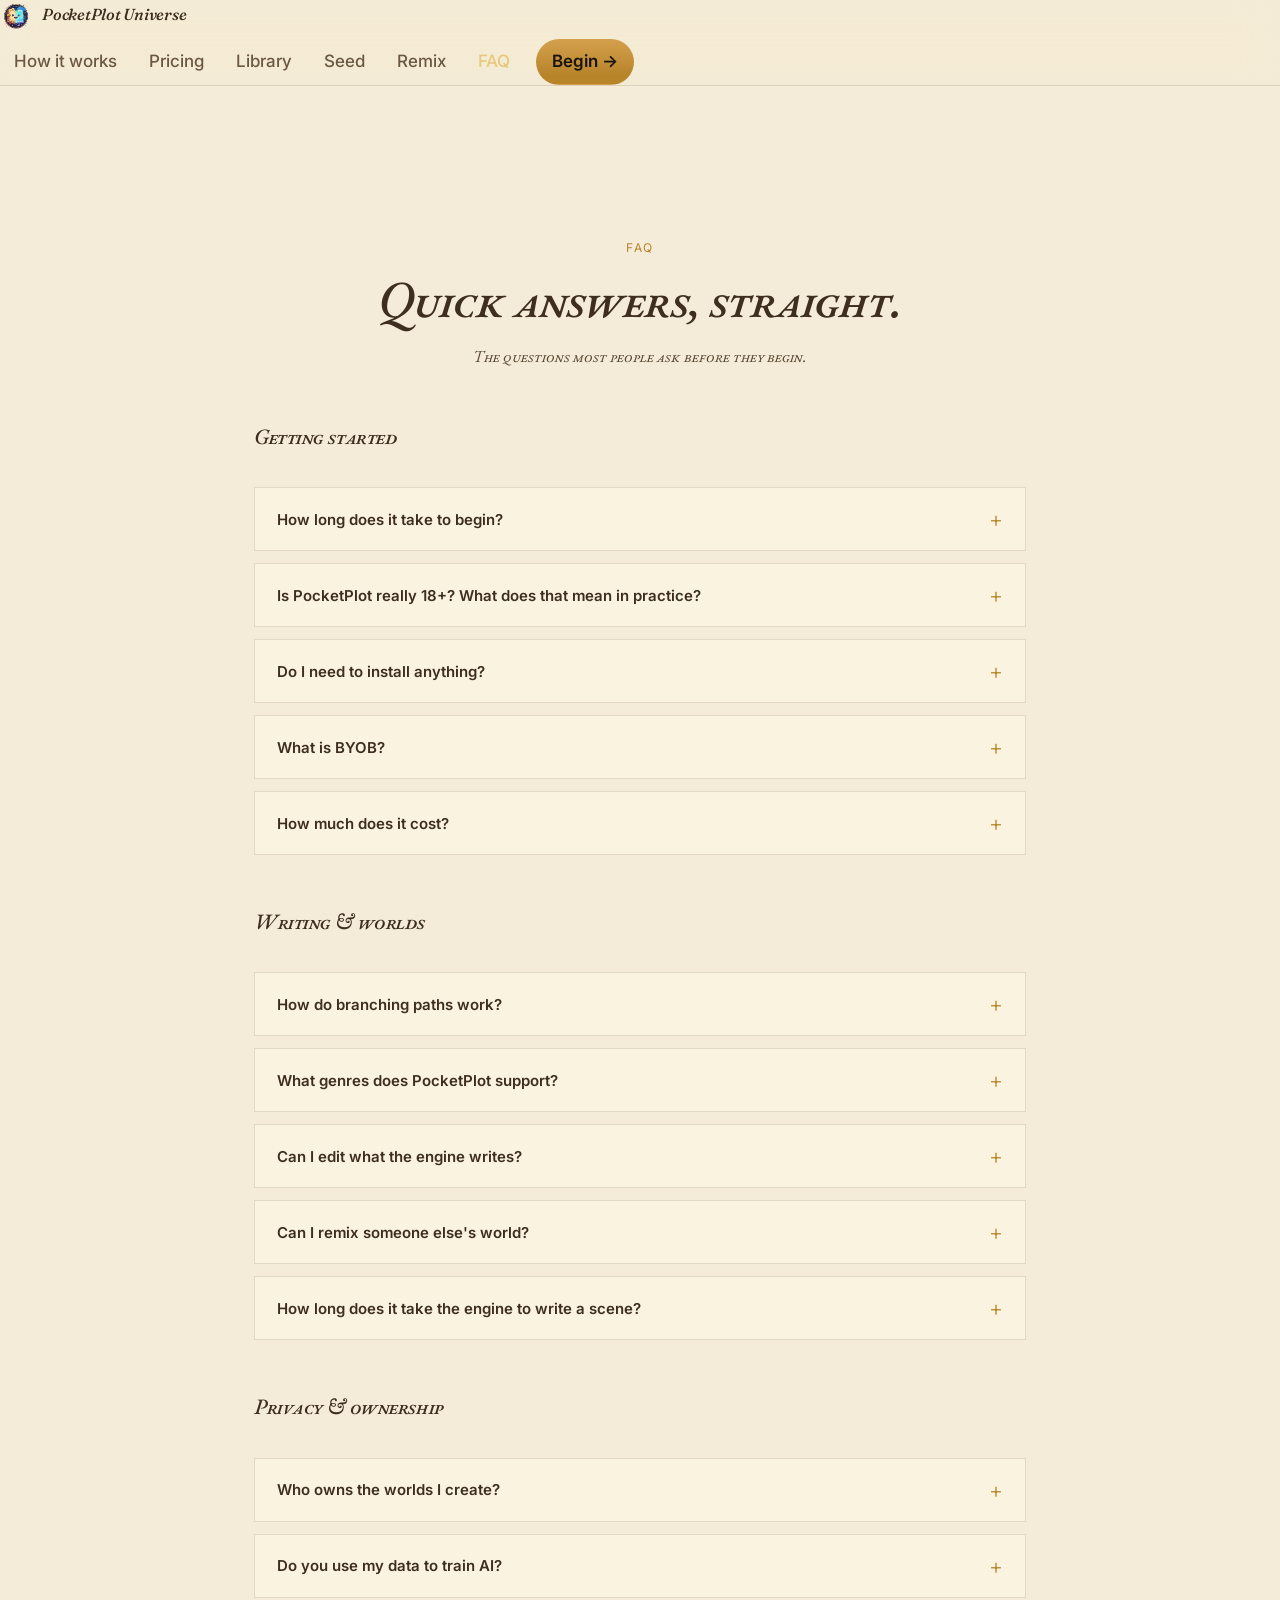
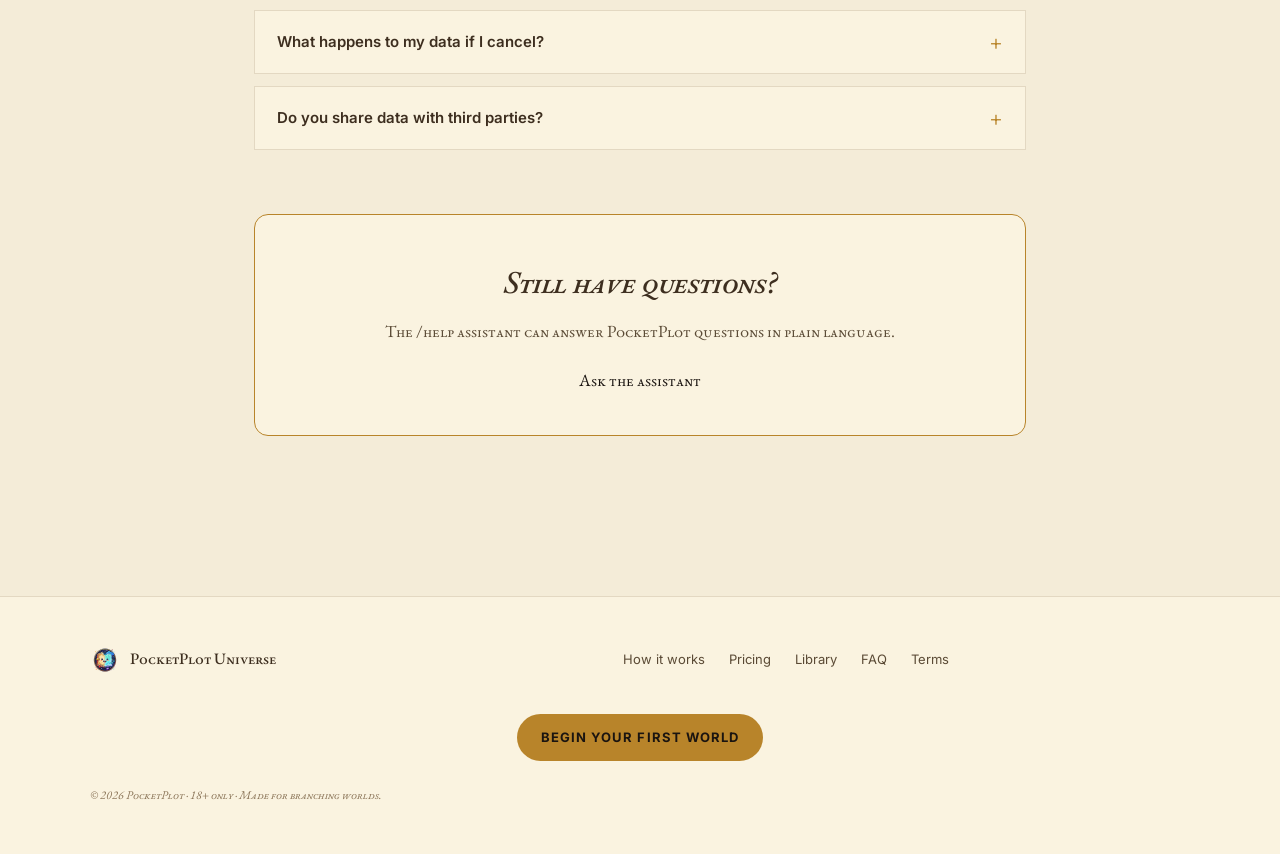
<file: faq.html>
<!doctype html>
<html lang="en">
<head>
<script>
(function() {
  const STORAGE_KEY = 'pocketplot-theme';
  const THEMES = ['warm-dark', 'warm-light'];
  const DEFAULT_THEME = 'warm-light';
  try {
    let theme = localStorage.getItem(STORAGE_KEY);
    if (!theme || !THEMES.includes(theme)) {
      const prefersLight = window.matchMedia('(prefers-color-scheme: light)').matches;
      theme = prefersLight ? 'warm-light' : DEFAULT_THEME;
      localStorage.setItem(STORAGE_KEY, theme);
    }
    document.documentElement.setAttribute('data-theme', theme);
  } catch (e) {
    document.documentElement.setAttribute('data-theme', DEFAULT_THEME);
  }
})();
</script>
<meta charset="utf-8">
<meta name="viewport" content="width=device-width,initial-scale=1,viewport-fit=cover">
<title>FAQ · PocketPlot Universe</title>
<meta name="description" content="Frequently asked questions about PocketPlot: pricing, content, mechanics, privacy.">
<link rel="canonical" href="/faq">
<link rel="manifest" href="/manifest.json">
<link rel="icon" type="image/png" href="/favicon.png" sizes="32x32">
<meta property="og:title" content="FAQ · PocketPlot Universe">
<meta property="og:description" content="Frequently asked questions about PocketPlot: pricing, content, mechanics, privacy.">
<meta property="og:image" content="https://pocketplot.app/pocketplot_16_launch_banner.jpg">
<meta property="og:image:width" content="2560">
<meta property="og:image:height" content="1414">
<meta name="twitter:card" content="summary_large_image">
<meta name="twitter:image" content="https://pocketplot.app/pocketplot_16_launch_banner.jpg">
<link rel="preconnect" href="https://fonts.googleapis.com">
<link rel="preconnect" href="https://fonts.gstatic.com" crossorigin>
<link href="https://fonts.googleapis.com/css2?family=Fraunces:ital,wght@0,400;0,500;0,600;1,400;1,500&family=EB+Garamond:ital,wght@0,400;0,500;0,600;1,400&family=Inter:wght@400;500;600;700&display=swap" rel="stylesheet">
<link rel="stylesheet" href="/style.css?v=35">
<style>
/* v38: faq — shared template, accordion, WCAG AA contrast */
.faq-page { max-width: 820px; margin: 0 auto; padding: 140px 24px 80px; }
.faq-hero { text-align: center; margin-bottom: 48px; }
.faq-eyebrow { font-family: var(--font-ui); font-size: 12px; letter-spacing: 0.16em; color: var(--brand); text-transform: uppercase; margin-bottom: 12px; }
.faq-title { font-family: var(--font-display); font-style: italic; font-size: clamp(36px, 6vw, 52px); color: var(--text-heading); font-weight: 500; line-height: 1.1; margin: 0 0 16px; }
.faq-lede { font-family: var(--font-body); font-style: italic; font-size: 17px; color: var(--text-body); line-height: 1.55; max-width: 38em; margin: 0 auto; }
.faq-list { display: flex; flex-direction: column; gap: 12px; margin-top: 32px; }
.faq-item { background: var(--bg-elevated); border: 1px solid var(--border); border-radius: var(--radius-md); overflow: hidden; }
.faq-q { display: flex; justify-content: space-between; align-items: center; padding: 18px 22px; cursor: pointer; font-family: var(--font-ui); font-size: 15px; font-weight: 600; color: var(--text-heading); background: transparent; border: none; width: 100%; text-align: left; transition: background 200ms; }
.faq-q:hover { background: var(--brand-soft); }
.faq-q::after { content: "+"; font-size: 22px; color: var(--brand); font-weight: 300; margin-left: 12px; flex-shrink: 0; }
.faq-item.open .faq-q::after { content: "\−"; }
.faq-a { max-height: 0; overflow: hidden; transition: max-height 300ms ease; font-family: var(--font-body); font-size: 16px; color: #3a2d1f; line-height: 1.65; background: var(--bg); }
.faq-item.open .faq-a { max-height: 800px; }
.faq-a-inner { padding: 4px 22px 22px; }
html[data-theme="warm-dark"] .faq-a { color: #d8cba8; }
.faq-cat { margin-top: 48px; margin-bottom: 16px; font-family: var(--font-display); font-style: italic; font-size: 22px; color: var(--text-heading); }
.faq-cta { text-align: center; margin: 64px auto 0; padding: 40px 32px; background: var(--bg-elevated); border: 1px solid var(--brand); border-radius: var(--radius-lg); }
.faq-cta h2 { font-family: var(--font-display); font-style: italic; font-size: clamp(24px, 4vw, 32px); color: var(--text-heading); margin: 0 0 8px; font-weight: 500; }
.faq-cta p { font-family: var(--font-body); color: var(--text-body); margin: 0 0 20px; }
@media (max-width: 720px) { .faq-page { padding-top: 100px; } }

.site-footer { background: var(--bg-elevated); border-top: 1px solid var(--border); padding: 48px 24px; margin-top: 80px; }
.footer-inner { max-width: 1100px; margin: 0 auto; display: grid; grid-template-columns: auto 1fr auto; gap: 24px; align-items: center; }
.footer-brand { display: flex; align-items: center; gap: 10px; font-family: var(--font-display); font-size: 16px; color: var(--text-heading); text-decoration: none; font-weight: 500; }
.footer-brand img { height: 28px; }
.footer-links { display: flex; gap: 24px; flex-wrap: wrap; justify-content: center; }
.footer-links a { font-family: var(--font-ui); font-size: 13px; color: var(--text-body); text-decoration: none; }
.footer-links a:hover { color: var(--brand); }
.footer-meta { font-family: var(--font-body); font-style: italic; font-size: 12px; color: var(--text-caption); margin: 0; }
@media (max-width: 720px) {
  .footer-inner { grid-template-columns: 1fr; text-align: center; justify-items: center; gap: 16px; }
  .footer-links { gap: 16px; }
}


.footer-cta { grid-column: 1 / -1; display: flex; justify-content: center; padding-top: 16px; }
.footer-cta .cta-primary { background: var(--brand); color: var(--bg); padding: 12px 24px; border-radius: var(--radius-pill); font-family: var(--font-ui); font-weight: 700; font-size: 13px; letter-spacing: 0.08em; text-transform: uppercase; text-decoration: none; }
.footer-cta .cta-primary:hover { background: var(--brand-light); }
@media (max-width: 720px) {
  .footer-cta { justify-content: center; }
}

</style>
</head>
<body>
<header class="nav">
  <a href="/" class="brand-mark"><img src="/logo-240.png" alt="" /><span class="word">PocketPlot Universe</span></a>
  <nav class="nav-links">
    <a href="/how-it-works" class="link">How it works</a>
    <a href="/pricing" class="link">Pricing</a>
    <a href="/library" class="link">Library</a>
    <a href="/seed" class="link">Seed</a>
    <a href="/remix" class="link">Remix</a>
    <a href="/faq" class="link" style="color:#e8c879">FAQ</a>
    <a href="/signup" class="cta">Begin →</a>
  </nav>
      <button class="hamburger" type="button" aria-label="Open menu">
        <svg viewBox="0 0 24 24" fill="none" xmlns="http://www.w3.org/2000/svg" aria-hidden="true">
          <path d="M4 6h16M4 12h16M4 18h16" stroke="currentColor" stroke-width="1.8" stroke-linecap="round"/>
        </svg>
        Menu
      </button>
    </header>

<main class="faq-page">
  <section class="faq-hero">
    <p class="faq-eyebrow">FAQ</p>
    <h1 class="faq-title">Quick answers, <em>straight</em>.</h1>
    <p class="faq-lede">The questions most people ask before they begin.</p>
  </section>

  <h2 class="faq-cat">Getting started</h2>
  <div class="faq-list">
    <div class="faq-item"><button class="faq-q">How long does it take to begin?</button><div class="faq-a"><div class="faq-a-inner">About 90 seconds. Email, display name, password, confirm you're 18+, accept the Terms, hit Begin. Your dashboard opens immediately with the Seed generator and a starter library of three worlds.</div></div></div>
    <div class="faq-item"><button class="faq-q">Is PocketPlot really 18+? What does that mean in practice?</button><div class="faq-a"><div class="faq-a-inner">Yes. PocketPlot does not have a kids' mode and never will. The story engine can produce mature themes (violence, romance, philosophical darkness) when you ask for them. There are no parental controls and no algorithm designed to keep content "safe for all ages." If you need that, PocketPlot is the wrong product for you.</div></div></div>
    <div class="faq-item"><button class="faq-q">Do I need to install anything?</button><div class="faq-a"><div class="faq-a-inner">No. PocketPlot runs in your browser on desktop and mobile. On iPhone you can add it to your Home Screen for an app-like experience. Native iOS and Android apps are on the roadmap.</div></div></div>
    <div class="faq-item"><button class="faq-q">What is BYOB?</button><div class="faq-a"><div class="faq-a-inner">Bring Your Own Brain. On the Creator tier you connect any OpenAI-compatible model via base URL + API key. PocketPlot handles the response-side moderation so the story stays on rails. You're paying the model provider directly.</div></div></div>
    <div class="faq-item"><button class="faq-q">How much does it cost?</button><div class="faq-a"><div class="faq-a-inner">Free tier: 3 stories/day, 1,000-word ceiling. Pro: 16/day, 3,000-word ceiling, $4.99/month. Creator: 100/day, 5,000-word ceiling, BYOB engine, $19.99/month. Annual plans save 20%.</div></div></div>
  </div>

  <h2 class="faq-cat">Writing &amp; worlds</h2>
  <div class="faq-list">
    <div class="faq-item"><button class="faq-q">How do branching paths work?</button><div class="faq-a"><div class="faq-a-inner">Each scene has 2-3 choices that fork the story. Every choice changes what comes next — same world, different playthrough. Your world remembers every choice the reader made, so the story has real momentum.</div></div></div>
    <div class="faq-item"><button class="faq-q">What genres does PocketPlot support?</button><div class="faq-a"><div class="faq-a-inner">Sixteen: fantasy, sci-fi, noir, romance, adventure, horror, cyberpunk, action, drama, thriller, comedy, fairytale, superhero, chicklit, roleplaying, historical. Each has its own visual art vocabulary and tone defaults.</div></div></div>
    <div class="faq-item"><button class="faq-q">Can I edit what the engine writes?</button><div class="faq-a"><div class="faq-a-inner">Yes. Every scene is editable in place. The engine never assumes its own output is final — you can rewrite, swap characters, change the tone, fork a path. Edits become part of your world's canon immediately.</div></div></div>
    <div class="faq-item"><button class="faq-q">Can I remix someone else's world?</button><div class="faq-a"><div class="faq-a-inner">Every world is remixable. Open any world in your library, fork it, and you keep the bones while swapping the genre or tone. Original authors get credit and a link back; the new world is yours.</div></div></div>
    <div class="faq-item"><button class="faq-q">How long does it take the engine to write a scene?</button><div class="faq-a"><div class="faq-a-inner">5-15 seconds for the procedural engine, depending on length. BYOB depends on your model provider but usually 3-10 seconds. The Seed generator streams the opening scene as it writes.</div></div></div>
  </div>

  <h2 class="faq-cat">Privacy &amp; ownership</h2>
  <div class="faq-list">
    <div class="faq-item"><button class="faq-q">Who owns the worlds I create?</button><div class="faq-a"><div class="faq-a-inner">You do. Always. Worlds are tied to your account. You can delete them, export them, share them, or take them down. PocketPlot never trains on your worlds without your explicit consent.</div></div></div>
    <div class="faq-item"><button class="faq-q">Do you use my data to train AI?</button><div class="faq-a"><div class="faq-a-inner">No. Your worlds, prompts, and edits are private by default. You can opt in to share worlds publicly, which makes them discoverable to other PocketPlot users — but they are never used as model training data.</div></div></div>
    <div class="faq-item"><button class="faq-q">What happens to my data if I cancel?</button><div class="faq-a"><div class="faq-a-inner">Your account goes read-only. Your worlds stay accessible for 90 days in case you re-subscribe. After 90 days they're permanently deleted. You can export your worlds at any time before then.</div></div></div>
    <div class="faq-item"><button class="faq-q">Do you share data with third parties?</button><div class="faq-a"><div class="faq-a-inner">Only Stripe (billing) and your chosen model provider (BYOB). No ad networks. No data brokers. No marketing trackers beyond basic aggregate analytics.</div></div></div>
  </div>

  <section class="faq-cta">
    <h2>Still have questions?</h2>
    <p>The /help assistant can answer PocketPlot questions in plain language.</p>
    <a href="/help" class="cta-primary">Ask the assistant</a>
  </section>
</main>

<script>
document.querySelectorAll(".faq-q").forEach(function(btn) {
  btn.addEventListener("click", function() {
    var item = btn.parentElement;
    var wasOpen = item.classList.contains("open");
    document.querySelectorAll(".faq-item.open").forEach(function(openItem) {
      openItem.classList.remove("open");
    });
    if (!wasOpen) item.classList.add("open");
  });
});
</script>
<footer class="site-footer">
  <div class="footer-inner">
    <a href="/" class="footer-brand"><img src="/logo-240.png" alt="" /><span>PocketPlot Universe</span></a>
    <nav class="footer-links">
      <a href="/how-it-works">How it works</a>
      <a href="/pricing">Pricing</a>
      <a href="/library">Library</a>
      <a href="/faq">FAQ</a>
      <a href="/terms">Terms</a>
    </nav>
    <div class="footer-cta">
      <a href="/signup" class="cta-primary">Begin your first world</a>
    </div>
    <p class="footer-meta">&copy; 2026 PocketPlot &middot; 18+ only &middot; Made for branching worlds.</p>
  </div>
</footer>
<div class="mobile-menu-overlay"></div>
<nav class="mobile-menu">
  <button class="close" type="button" aria-label="Close menu">&times;</button>
  <a href="/how-it-works">How it works</a>
  <a href="/pricing">Pricing</a>
  <a href="/library">Library</a>
  <a href="/seed">Seed</a>
  <a href="/remix">Remix</a>
  <a href="/faq">FAQ</a>
  <a href="/signup" style="color:var(--brand);font-weight:700;padding-top:24px;">Begin your first world →</a>
</nav>
<script>
(function() {
  function setupHamburger() {
    var btn = document.querySelector('.hamburger');
    var menu = document.querySelector('.mobile-menu');
    var overlay = document.querySelector('.mobile-menu-overlay');
    if (!btn || !menu) return;
    
    function open() {
      menu.classList.add('open');
      if (overlay) overlay.classList.add('open');
      document.body.style.overflow = 'hidden';
    }
    function close() {
      menu.classList.remove('open');
      if (overlay) overlay.classList.remove('open');
      document.body.style.overflow = '';
    }
    
    btn.addEventListener('click', function() {
      if (menu.classList.contains('open')) close();
      else open();
    });
    
    var closeBtn = menu.querySelector('.close');
    if (closeBtn) closeBtn.addEventListener('click', close);
    
    if (overlay) overlay.addEventListener('click', close);
    
    // Close on ESC
    document.addEventListener('keydown', function(e) {
      if (e.key === 'Escape' && menu.classList.contains('open')) close();
    });
  }
  
  if (document.readyState === 'loading') {
    document.addEventListener('DOMContentLoaded', setupHamburger);
  } else {
    setupHamburger();
  }
})();
</script></body>
</html>
</file>
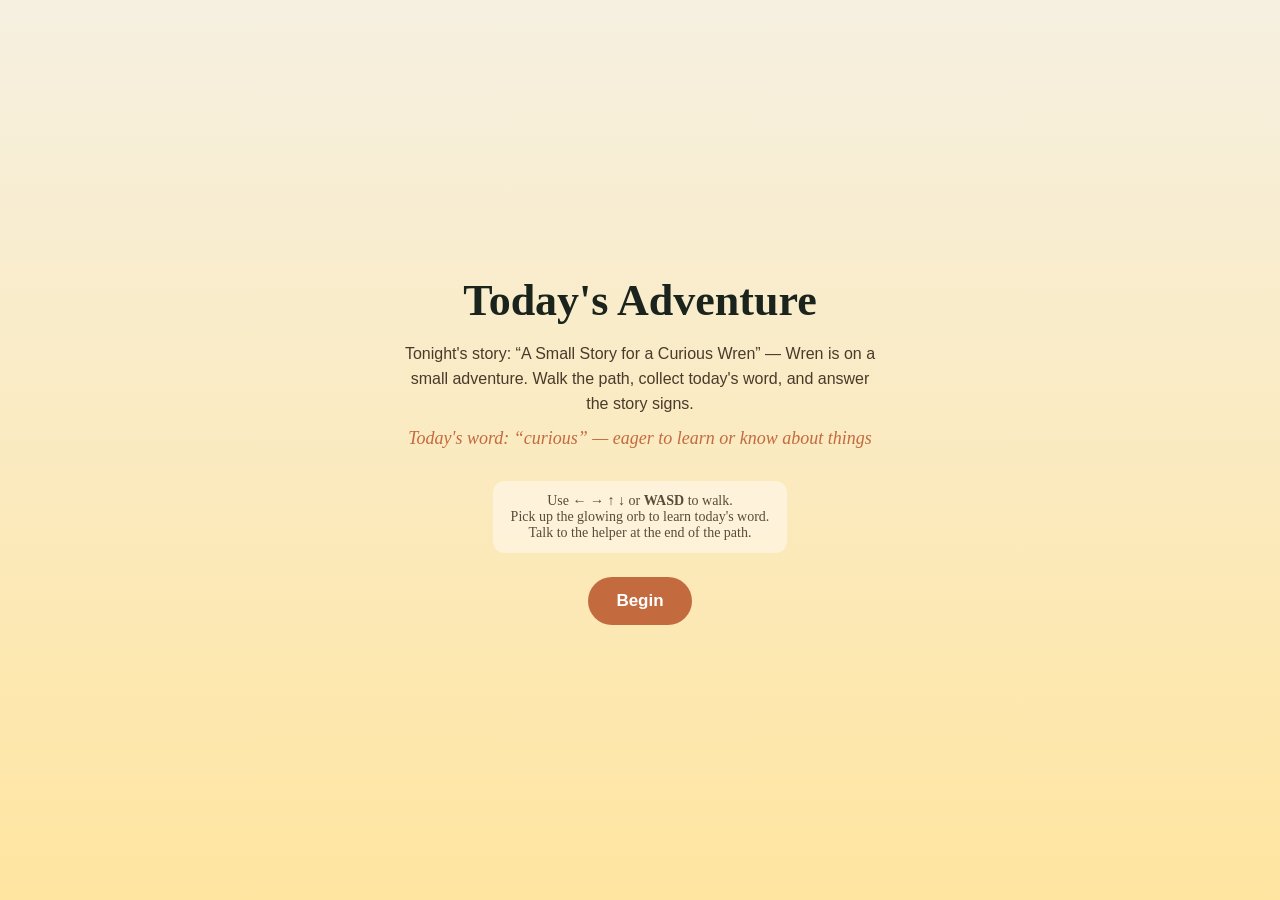
<file: game.html>
<!doctype html>
<html lang="en">
<head>
<meta charset="utf-8">
<meta name="viewport" content="width=device-width,initial-scale=1">
<title>PocketPlot — Today's Adventure</title>
<!--
  PocketPlot Mini-Game — Today's Adventure
  ----------------------------------------------------------
  Self-contained. No external dependencies, no images, no fonts.
  Everything is drawn with the Canvas 2D API using the same warm
  pocketplot palette as the rest of the app.

  Story data is injected by the server via a <script type="application/json"
  id="story-data"> block (with safe HTML-escaped values). The game then reads
  the JSON and plays through:
    1. Walk the child from the cottage (top-left) toward the meadow (right).
    2. Along the way, pick up the WORD OF THE DAY (glowing orb).
    3. At a story checkpoint, answer a STORY TALK question by walking
       through one of three colored doorways.
    4. Reach the helper character to finish the adventure.
  Educational reinforcement: the orb teaches the word by making it the
  protagonist's "spell" (you type the word to "release" the helper), and
  the checkpoint choices surface the Story Talk questions in dialogue form.
-->
<style>
  /* Reset + warm background that matches the email cards */
  html, body { margin: 0; padding: 0; height: 100%; overflow: hidden; }
  body {
    background: linear-gradient(180deg, #f6f0e1 0%, #fff8e7 50%, #ffe5a0 100%);
    font-family: -apple-system, BlinkMacSystemFont, "Segoe UI", Roboto, sans-serif;
    color: #1a241d;
    user-select: none;
    -webkit-user-select: none;
  }
  /* The game stage */
  #stage {
    display: block;
    margin: 12px auto;
    border-radius: 16px;
    box-shadow: 0 12px 36px rgba(60, 40, 20, .18), 0 1px 0 #fff inset;
    background: #fff8e7;
    cursor: default;
    touch-action: none;          /* prevent browser scroll on touch */
    image-rendering: pixelated;  /* preserve crisp pixel-art look */
  }
  /* The dialog overlay (story text, choices) */
  #dialog {
    position: absolute;
    left: 50%;
    transform: translateX(-50%);
    bottom: 20px;
    max-width: min(560px, calc(100vw - 24px));
    background: #fff8e7;
    border: 2px solid #c46a3f;
    border-radius: 14px;
    padding: 14px 16px;
    box-shadow: 0 8px 24px rgba(0,0,0,.18);
    display: none;
    font-family: Georgia, serif;
  }
  #dialog.show { display: block; }
  #dialog .who {
    font-weight: 700;
    color: #c46a3f;
    font-size: 12px;
    letter-spacing: .08em;
    text-transform: uppercase;
    margin-bottom: 6px;
  }
  #dialog .what {
    font-size: 16px;
    line-height: 1.45;
    margin-bottom: 12px;
  }
  #dialog .choices {
    display: flex;
    gap: 8px;
    flex-wrap: wrap;
  }
  #dialog .choices button {
    flex: 1 1 auto;
    background: #5c7c5a;
    color: #fff;
    border: none;
    padding: 10px 14px;
    border-radius: 8px;
    font-family: -apple-system, sans-serif;
    font-size: 14px;
    font-weight: 600;
    cursor: pointer;
    min-width: 80px;
  }
  #dialog .choices button:hover { background: #4a6648; }
  #dialog .choices button.secondary {
    background: #e88960;
  }
  #dialog .choices button.secondary:hover { background: #c46a3f; }
  #dialog .hint {
    margin-top: 10px;
    font-size: 12px;
    color: #5a6a4a;
    font-style: italic;
    text-align: right;
  }
  /* Top bar with the word of the day + collected orbs + score */
  #hud {
    position: absolute;
    top: 12px;
    left: 50%;
    transform: translateX(-50%);
    background: rgba(255, 248, 231, .92);
    border: 2px solid #5c7c5a;
    border-radius: 999px;
    padding: 8px 18px;
    font-size: 13px;
    font-weight: 600;
    display: flex;
    gap: 18px;
    align-items: center;
    box-shadow: 0 4px 12px rgba(60, 40, 20, .12);
    white-space: nowrap;
  }
  #hud .word {
    font-family: Georgia, serif;
    font-style: italic;
    color: #c46a3f;
    font-size: 16px;
  }
  #hud .orb {
    width: 10px;
    height: 10px;
    border-radius: 50%;
    background: radial-gradient(circle at 30% 30%, #ffe5a0, #f8d77e 70%);
    box-shadow: 0 0 8px #f8d77e;
    display: inline-block;
    vertical-align: middle;
    margin-right: 4px;
  }
  /* Title screen */
  #title-screen, #win-screen {
    position: fixed;
    inset: 0;
    background: linear-gradient(180deg, #f6f0e1 0%, #ffe5a0 100%);
    display: flex;
    flex-direction: column;
    align-items: center;
    justify-content: center;
    text-align: center;
    padding: 24px;
    z-index: 10;
  }
  #title-screen h1 {
    font-family: Georgia, serif;
    font-size: clamp(28px, 5vw, 44px);
    color: #1a241d;
    margin: 0 0 12px;
  }
  #title-screen p, #win-screen p {
    max-width: 480px;
    font-size: 16px;
    line-height: 1.55;
    color: #4a3a2a;
    margin: 4px 0;
  }
  #title-screen .controls {
    margin-top: 24px;
    font-family: Georgia, serif;
    color: #5a4a3a;
    font-size: 14px;
    background: rgba(255, 248, 231, .7);
    border-radius: 12px;
    padding: 12px 18px;
  }
  #title-screen .start {
    margin-top: 24px;
    background: #c46a3f;
    color: #fff;
    border: none;
    padding: 14px 28px;
    border-radius: 999px;
    font-size: 17px;
    font-weight: 700;
    cursor: pointer;
    font-family: inherit;
  }
  #title-screen .start:hover { background: #a8572f; }
  /* Win screen */
  #win-screen { display: none; }
  #win-screen .stats {
    background: rgba(255, 248, 231, .7);
    border-radius: 12px;
    padding: 16px 20px;
    margin: 18px 0;
    font-family: Georgia, serif;
  }
  #win-screen .stats div { margin: 4px 0; }
  #win-screen .back {
    margin-top: 16px;
    color: #5c7c5a;
    text-decoration: underline;
    font-size: 14px;
  }
</style>
</head>
<body>

<!-- Title screen (hidden until the player presses Start) -->
<div id="title-screen">
  <h1>Today's Adventure</h1>
  <p id="title-story"></p>
  <p style="font-family: Georgia, serif; font-style: italic; color: #c46a3f; font-size: 18px;" id="title-word"></p>
  <div class="controls">
    Use <b>← → ↑ ↓</b> or <b>WASD</b> to walk.<br>
    Pick up the glowing orb to learn today's word.<br>
    Talk to the helper at the end of the path.
  </div>
  <button class="start" onclick="Game.start()">Begin</button>
</div>

<!-- Top HUD (the word + collected orb counter) -->
<div id="hud">
  <span>Today's word: <span class="word" id="hud-word">—</span></span>
  <span><span class="orb"></span><span id="hud-orbs">0</span></span>
</div>

<!-- The game canvas. Touch/keyboard input. -->
<canvas id="stage" width="512" height="320"></canvas>

<!-- Dialog overlay -->
<div id="dialog">
  <div class="who" id="dlg-who"></div>
  <div class="what" id="dlg-what"></div>
  <div class="choices" id="dlg-choices"></div>
  <div class="hint" id="dlg-hint">← → to walk · Space to continue</div>
</div>

<!-- Win screen -->
<div id="win-screen">
  <h1>Adventure complete!</h1>
  <div class="stats">
    <div>The helper remembers: <b><span class="word" id="win-word"></span></b></div>
    <div>Correct Story Talk answers: <b><span id="win-questions">0</span></b></div>
    <div>Story: <span id="win-title"></span></div>
  </div>
  <a href="/me" class="back">Back to your account</a>
</div>

<!-- Story data injected by the server. We read it via DOM rather than
     global JS so the page remains a single self-contained file. -->
<!--STORY_DATA_BEGIN--><script type="application/json" id="story-data">
{
  "title": "A Small Story for a Curious Wren",
  "body": "Once upon a time, Wren went on an adventure and learned something new.",
  "cast": ["Wren", "Bram"],
  "word": {"w": "curious", "d": "eager to learn or know about things", "tier": "simple"},
  "questions": [
    {"q": "What was Wren's small problem in tonight's story?", "choices": ["Wren was lost", "Wren was hungry", "Wren was lonely"], "answer": 0},
    {"q": "Who helped Wren find the way home?", "choices": ["Bram the bear", "A wise owl", "A friendly fox"], "answer": 0},
    {"q": "What did Wren learn by the end of the night?", "choices": ["Sharing helps everyone", "Loud is best", "Going alone is fun"], "answer": 0}
  ]
}
</script><!--STORY_DATA_END-->

<script>
(function () {
  "use strict";

  // ------------------------------------------------------------------
  // Story loader — reads the JSON block the server embedded above.
  // Falls back to the embedded demo data if the server-side block is empty
  // (so this file is also a standalone demo when opened directly).
  // ------------------------------------------------------------------
  function loadStoryData() {
    var raw = "";
    var el = document.getElementById("story-data");
    if (el) raw = (el.textContent || el.innerText || "").trim();
    var data;
    try { data = JSON.parse(raw); }
    catch (e) {
      console.warn("story-data JSON parse failed, using embedded defaults:", e);
      data = {};
    }
    // Defaults (used by the demo)
    if (!data.title)         data.title = "A Small Story for a Curious Wren";
    if (!data.cast || data.cast.length < 2) data.cast = ["Wren", "Bram"];
    if (!data.word || !data.word.w) data.word = {w: "curious", d: "eager to learn", tier: "simple"};
    if (!data.questions || data.questions.length < 1) data.questions = [
      {q: "What was Wren's small problem?", choices: ["Lost", "Hungry", "Tired"], answer: 0}
    ];
    return data;
  }

  // ------------------------------------------------------------------
  // Game constants — tuned for the 512x320 canvas (16x10 tile grid).
  // ------------------------------------------------------------------
  var TILE = 32;             // pixels per tile (canvas is 16x10 tiles)
  var COLS = 16, ROWS = 10;  // canvas is 512x320
  var STORY = loadStoryData();

  // The world map (10 rows, 16 cols). 0 = grass, 1 = path, 2 = tree,
  // 3 = flower, 4 = water, 5 = cottage, 6 = checkpoint, 7 = helper-hut.
  // The path winds from the cottage (top-left) to the helper (bottom-right).
  var MAP = [
    [5,1,1,1,3,3,2,2,2,2,3,3,1,1,1,1],
    [2,1,3,1,3,1,1,3,3,1,1,3,1,3,3,1],
    [2,3,1,1,3,1,3,3,1,1,3,1,1,3,1,1],
    [2,3,1,3,3,1,3,1,1,3,3,1,3,1,1,3],
    [2,1,1,3,1,1,1,3,3,3,1,1,1,3,1,3],
    [3,3,1,1,1,3,3,3,1,1,1,3,3,1,1,3],
    [2,2,1,3,3,3,1,1,1,3,3,1,1,1,3,3],
    [2,3,1,1,1,1,1,3,3,1,1,1,3,1,1,2],
    [3,3,3,3,1,3,3,1,1,1,3,3,1,3,1,2],
    [3,2,2,2,1,1,1,1,1,1,1,1,6,7,7,1],
  ];

  // ------------------------------------------------------------------
  // The protagonist — drawn as a small bird-like figure matching
  // PocketPlot's storybook aesthetic.
  // ------------------------------------------------------------------
  var player = { x: 1.5, y: 1.5, dir: "right", step: 0, sprite: "wren" };

  // The Word-of-the-Day orb that the player must pick up.
  var orb = { x: 7.5, y: 4.5, collected: false };

  // The Story Talk checkpoint signs scattered along the path.
  // Each has a question + 3 colored doorways.
  var checkpoints = [
    { x: 12.5, y: 1.5, used: false, qIdx: 0 },
    { x: 6.5,  y: 6.5, used: false, qIdx: 1 },
  ];

  // The helper character at the end of the path (Bram).
  var helper = { x: 14.5, y: 8.5, sprite: "bear" };

  // Track which questions have been answered correctly.
  var correctCount = 0;

  // ------------------------------------------------------------------
  // Input — keyboard + touch D-pad.
  // ------------------------------------------------------------------
  var keys = {};
  window.addEventListener("keydown", function (e) {
    keys[e.key.toLowerCase()] = true;
    if (e.key === " ") { e.preventDefault(); Game.advanceDialog(); }
    if (e.key === "Enter") { e.preventDefault(); Game.advanceDialog(); }
  });
  window.addEventListener("keyup", function (e) { keys[e.key.toLowerCase()] = false; });

  // ------------------------------------------------------------------
  // World helpers
  // ------------------------------------------------------------------
  function tileAt(col, row) { return (MAP[row] && MAP[row][col]) || 0; }
  function isWalkable(col, row) {
    if (col < 0 || col >= COLS || row < 0 || row >= ROWS) return false;
    var t = tileAt(col, row);
    // Walkable: grass (0), path (1), flower (3), checkpoint (6), helper-hut (7).
    return t === 0 || t === 1 || t === 3 || t === 6 || t === 7;
  }
  function rectOverlap(ax, ay, bx, by, size) {
    return ax < bx + size && ax + size > bx && ay < by + size && ay + size > by;
  }
  function distance(ax, ay, bx, by) {
    var dx = ax - bx, dy = ay - by; return Math.sqrt(dx * dx + dy * dy);
  }

  // ------------------------------------------------------------------
  // Rendering — hand-drawn pixel art via Canvas 2D primitives.
  // No images, no fonts, no third-party assets.
  // ------------------------------------------------------------------
  var canvas = document.getElementById("stage");
  var ctx = canvas.getContext("2d");

  function drawTile(col, row, t) {
    var x = col * TILE, y = row * TILE;
    if (t === 0) {                  // grass
      ctx.fillStyle = "#92d4a8"; ctx.fillRect(x, y, TILE, TILE);
      // Tiny grass blades
      ctx.strokeStyle = "#5c7c5a"; ctx.lineWidth = 1.5;
      ctx.beginPath();
      ctx.moveTo(x + 4, y + 22); ctx.lineTo(x + 4, y + 18);
      ctx.moveTo(x + 12, y + 24); ctx.lineTo(x + 12, y + 19);
      ctx.moveTo(x + 22, y + 22); ctx.lineTo(x + 22, y + 17);
      ctx.stroke();
    } else if (t === 1) {           // path (warm dirt)
      ctx.fillStyle = "#d8b87e"; ctx.fillRect(x, y, TILE, TILE);
      ctx.fillStyle = "#c89e64";
      ctx.beginPath();
      ctx.arc(x + 8, y + 12, 1.5, 0, Math.PI * 2);
      ctx.arc(x + 22, y + 18, 1.5, 0, Math.PI * 2);
      ctx.arc(x + 14, y + 24, 1.5, 0, Math.PI * 2);
      ctx.fill();
    } else if (t === 2) {           // tree
      ctx.fillStyle = "#92d4a8"; ctx.fillRect(x, y, TILE, TILE);
      // Trunk
      ctx.fillStyle = "#8b5e3c";
      ctx.fillRect(x + 13, y + 18, 6, 12);
      // Canopy
      ctx.fillStyle = "#5c7c5a";
      ctx.beginPath(); ctx.arc(x + 16, y + 14, 12, 0, Math.PI * 2); ctx.fill();
      ctx.fillStyle = "#7a9a6e";
      ctx.beginPath(); ctx.arc(x + 13, y + 10, 6, 0, Math.PI * 2); ctx.arc(x + 19, y + 11, 5, 0, Math.PI * 2); ctx.fill();
    } else if (t === 3) {           // flowers
      ctx.fillStyle = "#92d4a8"; ctx.fillRect(x, y, TILE, TILE);
      // Flower stems
      ctx.strokeStyle = "#5c7c5a"; ctx.lineWidth = 1.5;
      ctx.beginPath(); ctx.moveTo(x + 16, y + 28); ctx.lineTo(x + 16, y + 16); ctx.stroke();
      // Flower head
      ctx.fillStyle = "#f8b7b0";
      ctx.beginPath(); ctx.arc(x + 13, y + 14, 3, 0, Math.PI * 2); ctx.arc(x + 19, y + 14, 3, 0, Math.PI * 2); ctx.arc(x + 16, y + 11, 3, 0, Math.PI * 2); ctx.fill();
      ctx.fillStyle = "#ffe5a0"; ctx.beginPath(); ctx.arc(x + 16, y + 14, 2, 0, Math.PI * 2); ctx.fill();
    } else if (t === 4) {           // water (decorative)
      ctx.fillStyle = "#a8d8f0"; ctx.fillRect(x, y, TILE, TILE);
      ctx.fillStyle = "#7bb8dc";
      ctx.beginPath(); ctx.arc(x + 6, y + 18, 2, 0, Math.PI * 2); ctx.arc(x + 22, y + 12, 2, 0, Math.PI * 2); ctx.fill();
    } else if (t === 5) {           // cottage (start)
      drawCottage(x, y);
    } else if (t === 6) {           // checkpoint sign
      drawCheckpointSign(x, y);
    } else if (t === 7) {           // helper hut (end)
      drawHelperHut(x, y);
    }
  }

  function drawCottage(x, y) {
    // Ground tile
    ctx.fillStyle = "#92d4a8"; ctx.fillRect(x, y, TILE, TILE);
    // Walls (cream)
    ctx.fillStyle = "#fff8e7";
    ctx.fillRect(x + 6, y + 12, 20, 16);
    // Roof (terracotta)
    ctx.fillStyle = "#c46a3f";
    ctx.beginPath();
    ctx.moveTo(x + 4, y + 14); ctx.lineTo(x + 16, y + 4); ctx.lineTo(x + 28, y + 14); ctx.closePath();
    ctx.fill();
    // Door (moss green)
    ctx.fillStyle = "#5c7c5a";
    ctx.fillRect(x + 14, y + 20, 4, 8);
    // Window (warm light)
    ctx.fillStyle = "#ffe5a0";
    ctx.fillRect(x + 8, y + 16, 4, 4);
    ctx.fillRect(x + 20, y + 16, 4, 4);
  }

  function drawCheckpointSign(x, y) {
    ctx.fillStyle = "#92d4a8"; ctx.fillRect(x, y, TILE, TILE);
    // Post
    ctx.fillStyle = "#8b5e3c";
    ctx.fillRect(x + 14, y + 14, 4, 14);
    // Sign board
    ctx.fillStyle = "#fff8e7";
    ctx.fillRect(x + 6, y + 6, 20, 12);
    ctx.strokeStyle = "#3a3633"; ctx.lineWidth = 1.5;
    ctx.strokeRect(x + 6, y + 6, 20, 12);
    // A question mark on the sign
    ctx.fillStyle = "#c46a3f";
    ctx.font = "bold 12px sans-serif";
    ctx.textAlign = "center";
    ctx.fillText("?", x + 16, y + 16);
    ctx.textAlign = "left";
  }

  function drawHelperHut(x, y) {
    ctx.fillStyle = "#92d4a8"; ctx.fillRect(x, y, TILE, TILE);
    // Roof (warmer for the destination)
    ctx.fillStyle = "#a87044";
    ctx.beginPath();
    ctx.moveTo(x + 2, y + 14); ctx.lineTo(x + 16, y + 2); ctx.lineTo(x + 30, y + 14); ctx.closePath();
    ctx.fill();
    // Walls
    ctx.fillStyle = "#ffe5a0";
    ctx.fillRect(x + 4, y + 12, 24, 18);
    // Door (welcoming green)
    ctx.fillStyle = "#5c7c5a";
    ctx.fillRect(x + 14, y + 18, 4, 12);
    // Welcome lantern hanging
    ctx.fillStyle = "#ffe5a0";
    ctx.beginPath(); ctx.arc(x + 16, y + 6, 3, 0, Math.PI * 2); ctx.fill();
    ctx.fillStyle = "#c46a3f"; ctx.fillRect(x + 15, y + 8, 2, 4);
  }

  // Draw a tiny character (wren or bear) at (px, py).
  function drawCharacter(px, py, sprite, dir, stepFrame) {
    // stepFrame: 0 = standing, 1/2 = walking
    var bounce = (stepFrame === 1) ? -1 : 0;
    if (sprite === "wren") {
      // Body (small bluebird-style)
      ctx.fillStyle = "#7bb8dc";
      ctx.beginPath();
      ctx.arc(px, py - 8 + bounce, 5, 0, Math.PI * 2);   // head
      ctx.fill();
      ctx.fillStyle = "#5a9bc4";
      ctx.ellipse(px + 3, py - 4 + bounce, 8, 5, 0, 0, Math.PI * 2);  // body
      ctx.fill();
      // Beak
      ctx.fillStyle = "#e88960";
      ctx.beginPath();
      ctx.moveTo(px + 7, py - 8 + bounce);
      ctx.lineTo(px + 11, py - 7 + bounce);
      ctx.lineTo(px + 7, py - 6 + bounce);
      ctx.fill();
      // Eye
      ctx.fillStyle = "#1a241d";
      ctx.beginPath(); ctx.arc(px + 2, py - 9 + bounce, 1, 0, Math.PI * 2); ctx.fill();
      // Eye glint
      ctx.fillStyle = "#fff8e7";
      ctx.beginPath(); ctx.arc(px + 2.3, py - 9.5 + bounce, 0.4, 0, Math.PI * 2); ctx.fill();
      // Tiny feet
      ctx.strokeStyle = "#c46a3f"; ctx.lineWidth = 1.2;
      ctx.beginPath();
      ctx.moveTo(px, py + 2); ctx.lineTo(px, py + 4);
      ctx.moveTo(px + 5, py + 2); ctx.lineTo(px + 5, py + 4);
      ctx.stroke();
      // Direction flip
      if (dir === "left") {
        ctx.save();
        ctx.translate(px * 2, 0); ctx.scale(-1, 1);
        // Re-draw mirrored would be redundant; just leave as-is for simplicity
        ctx.restore();
      }
    } else if (sprite === "bear") {
      // Head
      ctx.fillStyle = "#c89368";
      ctx.beginPath(); ctx.arc(px, py - 8 + bounce, 7, 0, Math.PI * 2); ctx.fill();
      // Body
      ctx.fillStyle = "#c89368";
      ctx.beginPath(); ctx.ellipse(px, py - 2, 9, 6, 0, 0, Math.PI * 2); ctx.fill();
      // Belly
      ctx.fillStyle = "#e0b584";
      ctx.beginPath(); ctx.ellipse(px, py - 1, 5, 4, 0, 0, Math.PI * 2); ctx.fill();
      // Ears
      ctx.fillStyle = "#8b5e3c";
      ctx.beginPath(); ctx.arc(px - 5, py - 13 + bounce, 3, 0, Math.PI * 2); ctx.arc(px + 5, py - 13 + bounce, 3, 0, Math.PI * 2); ctx.fill();
      // Muzzle
      ctx.fillStyle = "#ffe5a0";
      ctx.beginPath(); ctx.arc(px, py - 6 + bounce, 3, 0, Math.PI * 2); ctx.fill();
      // Eyes
      ctx.fillStyle = "#1a241d";
      ctx.beginPath(); ctx.arc(px - 2, py - 9 + bounce, 1, 0, Math.PI * 2); ctx.arc(px + 2, py - 9 + bounce, 1, 0, Math.PI * 2); ctx.fill();
      // Nose
      ctx.fillStyle = "#1a241d";
      ctx.beginPath(); ctx.arc(px, py - 7 + bounce, 0.9, 0, Math.PI * 2); ctx.fill();
    }
  }

  // Draw the Word-of-the-Day orb (a glowing peach star with pulse).
  function drawOrb(px, py, t) {
    var pulse = 1 + Math.sin(t / 300) * 0.18;
    var r = 12 * pulse;
    // Outer halo
    var grad = ctx.createRadialGradient(px, py - 4, 1, px, py - 4, r * 2);
    grad.addColorStop(0, "rgba(255, 232, 168, 0.9)");
    grad.addColorStop(0.5, "rgba(248, 215, 126, 0.4)");
    grad.addColorStop(1, "rgba(248, 215, 126, 0)");
    ctx.fillStyle = grad;
    ctx.beginPath(); ctx.arc(px, py - 4, r * 2, 0, Math.PI * 2); ctx.fill();
    // Star shape (5-point)
    ctx.fillStyle = "#f8d77e";
    ctx.strokeStyle = "#c46a3f";
    ctx.lineWidth = 1.5;
    ctx.beginPath();
    for (var i = 0; i < 5; i++) {
      var a = (i * 2 * Math.PI / 5) - Math.PI / 2;
      var a2 = a + Math.PI / 5;
      var r1 = r * 0.9, r2 = r * 0.4;
      ctx.lineTo(px + Math.cos(a) * r1, py - 4 + Math.sin(a) * r1);
      ctx.lineTo(px + Math.cos(a2) * r2, py - 4 + Math.sin(a2) * r2);
    }
    ctx.closePath(); ctx.fill(); ctx.stroke();
    // Center glint
    ctx.fillStyle = "#fff8e7";
    ctx.beginPath(); ctx.arc(px - 2, py - 6, 1.6, 0, Math.PI * 2); ctx.fill();
  }

  // ------------------------------------------------------------------
  // Game state machine
  // ------------------------------------------------------------------
  var started = false;
  var walkFrame = 0;          // 0 / 1 alternates while moving
  var lastTimestamp = 0;
  var dialog = null;          // {who, what, choices, callback}
  var awaitingQuestion = null;

  function move(dx, dy) {
    if (dialog) return;       // can't move during dialog
    var nx = player.x + dx;
    var ny = player.y + dy;
    var col = Math.floor(nx), row = Math.floor(ny);
    if (isWalkable(col, row)) {
      player.x = nx; player.y = ny;
      walkFrame = (walkFrame + 1) % 2;
    } else {
      walkFrame = 0;
    }
    if (dx > 0) player.dir = "right";
    if (dx < 0) player.dir = "left";
    if (dy < 0) player.dir = "up";
    if (dy > 0) player.dir = "down";
    checkInteractions();
  }

  function checkInteractions() {
    if (!orb.collected) {
      if (distance(player.x, player.y, orb.x, orb.y) < 0.6) {
        orb.collected = true;
        showDialog({
          who: "A glowing orb",
          what: "You picked up today's word: <b>" + STORY.word.w + "</b>.<br><i>" + STORY.word.d + "</i>",
          choices: [{label: "Wonderful!", primary: true, action: closeDialog}]
        });
        return;
      }
    }
    for (var i = 0; i < checkpoints.length; i++) {
      var cp = checkpoints[i];
      if (cp.used) continue;
      if (distance(player.x, player.y, cp.x, cp.y) < 0.6) {
        cp.used = true;
        presentQuestion(cp.qIdx, cp);
        return;
      }
    }
    // Helper encounter at the end
    if (orb.collected && distance(player.x, player.y, helper.x, helper.y) < 0.6) {
      onWin();
    }
  }

  function presentQuestion(qIdx, cp) {
    var q = STORY.questions[qIdx % STORY.questions.length];
    var dlg = {
      who: "Sign asks:",
      what: q.q,
      choices: [],
      callback: function (picked) {
        if (picked === q.answer) {
          correctCount++;
          showDialog({
            who: STORY.cast[1] + " smiles",
            what: "Right! \"" + q.choices[q.answer] + "\" — that's exactly what happened.",
            choices: [{label: "Continue walking →", primary: true, action: closeDialog}]
          });
        } else {
          showDialog({
            who: STORY.cast[1] + " gently shakes head",
            what: "Not quite. The right answer was \"" + q.choices[q.answer] + "\". Try the next one!",
            choices: [{label: "Onward →", primary: true, action: closeDialog}]
          });
        }
      }
    };
    for (var i = 0; i < q.choices.length; i++) {
      (function (idx) {
        dlg.choices.push({ label: q.choices[idx], primary: idx === 0, action: function () { closeDialog(); dlg.callback(idx); } });
      })(i);
    }
    showDialog(dlg);
  }

  function onWin() {
    document.getElementById("win-word").textContent = STORY.word.w;
    document.getElementById("win-questions").textContent = correctCount + " / " + STORY.questions.length;
    document.getElementById("win-title").textContent = STORY.title;
    document.getElementById("win-screen").style.display = "flex";
    // Phase 7: record this game-finish server-side. Fire-and-forget; the
    // server may award badges or add the day's word to the vault. The win
    // screen also shows up-to-date Word Vault stats when the response
    // arrives (non-blocking).
    fetch("/api/game/finish", {
      method: "POST",
      headers: {"Content-Type": "application/json"},
      body: JSON.stringify({
        word:           STORY.word && STORY.word.w ? STORY.word.w : "",
        word_tier:      STORY.word && STORY.word.tier ? STORY.word.tier : "",
        word_definition: STORY.word && STORY.word.d ? STORY.word.d : "",
        correct:        correctCount,
        total:          STORY.questions.length,
      }),
    }).then(function(r){ return r.json(); }).then(function(data){
      if (!data || !data.ok) return;
      // Add the vault info to the win screen if there's room.
      try {
        var stats = data.stats || {};
        var badgeNames = (data.new_badges || []).map(function(b){return b.label;});
        var extras = document.createElement("div");
        extras.style.cssText = "margin-top:14px;font-family:Karla;font-size:13px;color:#5c7c5a;";
        var html = "<b>Adventure Stats:</b> ";
        html += "Streak " + (stats.streak_days || 0) + " day";
        html += (stats.streak_days === 1 ? "" : "s");
        html += " · Word Vault " + (stats.word_count || 0);
        html += " · Badges " + (stats.badge_count || 0) + "/8";
        if (badgeNames.length > 0) {
          html += "<div style='margin-top:6px;color:#c46a3f;font-weight:600;'>New badge" +
                  (badgeNames.length > 1 ? "s" : "") + ": " + badgeNames.join(", ") + "</div>";
        }
        extras.innerHTML = html;
        var ws = document.querySelector("#win-screen .stats");
        if (ws) ws.appendChild(extras);
      } catch (e) { /* decoration only — ignore */ }
    }).catch(function(){ /* network blip — win screen still works */ });
  }

  function showDialog(d) {
    dialog = d;
    var el = document.getElementById("dialog");
    document.getElementById("dlg-who").innerHTML = d.who;
    document.getElementById("dlg-what").innerHTML = d.what;
    var choices = document.getElementById("dlg-choices");
    choices.innerHTML = "";
    for (var i = 0; i < d.choices.length; i++) {
      var c = d.choices[i];
      var btn = document.createElement("button");
      btn.textContent = c.label;
      if (c.primary) btn.classList.add("primary");
      else btn.classList.add("secondary");
      (function (cb) { btn.addEventListener("click", function () { cb(); }); })(c.action);
      choices.appendChild(btn);
    }
    el.classList.add("show");
  }
  function closeDialog() {
    dialog = null;
    document.getElementById("dialog").classList.remove("show");
  }
  function advanceDialog() {
    if (!dialog) return;
    // Space/Enter fires the primary button
    var btns = document.querySelectorAll("#dlg-choices button");
    if (btns.length > 0) btns[0].click();
  }

  // ------------------------------------------------------------------
  // Main animation loop
  // ------------------------------------------------------------------
  function frame(ts) {
    var dt = ts - (lastTimestamp || ts);
    lastTimestamp = ts;

    if (started) {
      // Movement — only when no dialog is open
      if (!dialog) {
        var speed = 0.07 * (dt / 16);  // normalized to 60fps
        var dx = 0, dy = 0;
        if (keys["arrowleft"]  || keys["a"]) dx -= speed;
        if (keys["arrowright"] || keys["d"]) dx += speed;
        if (keys["arrowup"]    || keys["w"]) dy -= speed;
        if (keys["arrowdown"]  || keys["s"]) dy += speed;
        if (dx !== 0 || dy !== 0) move(dx, dy);
      }
    }

    // ---- RENDER ----
    ctx.fillStyle = "#fdf3dc";
    ctx.fillRect(0, 0, canvas.width, canvas.height);

    // Tiles
    for (var r = 0; r < ROWS; r++) {
      for (var c = 0; c < COLS; c++) {
        drawTile(c, r, tileAt(c, r));
      }
    }
    // Orb (if not collected)
    if (!orb.collected) drawOrb(orb.x * TILE + TILE/2, orb.y * TILE + TILE/2, ts);
    // Helper character
    drawCharacter(helper.x * TILE + TILE/2, helper.y * TILE + TILE/2, "bear", "down", 0);
    // Player (only after Start)
    if (started) {
      drawCharacter(player.x * TILE + TILE/2, player.y * TILE + TILE/2, "wren", player.dir, walkFrame);
    }

    requestAnimationFrame(frame);
  }

  // ------------------------------------------------------------------
  // Game entry — populate the title screen IMMEDIATELY (not waiting for
  // the user to click "Begin", which used to leave the title screen blank).
  // ------------------------------------------------------------------
  (function populateTitle() {
    var titleStory = document.getElementById("title-story");
    if (titleStory) {
      titleStory.textContent =
        "Tonight's story: \u201C" + STORY.title + "\u201D \u2014 " + STORY.cast[0] +
        " is on a small adventure. Walk the path, collect today's word, and answer the story signs.";
    }
    var titleWord = document.getElementById("title-word");
    if (titleWord) {
      titleWord.innerHTML = "Today's word: \u201C<em>" + STORY.word.w + "</em>\u201D \u2014 " + STORY.word.d;
    }
    var hudWord = document.getElementById("hud-word");
    if (hudWord) hudWord.textContent = STORY.word.w;
  })();

  var Game = window.Game = {
    start: function () {
      // Hide title, show canvas + HUD
      document.getElementById("title-screen").style.display = "none";
      started = true;
    }
  };

  // First-frame paint so the canvas isn't blank before "Start" is pressed.
  // (The frame loop already starts below.)

  requestAnimationFrame(frame);
})();
</script>
</body>
</html>
</file>
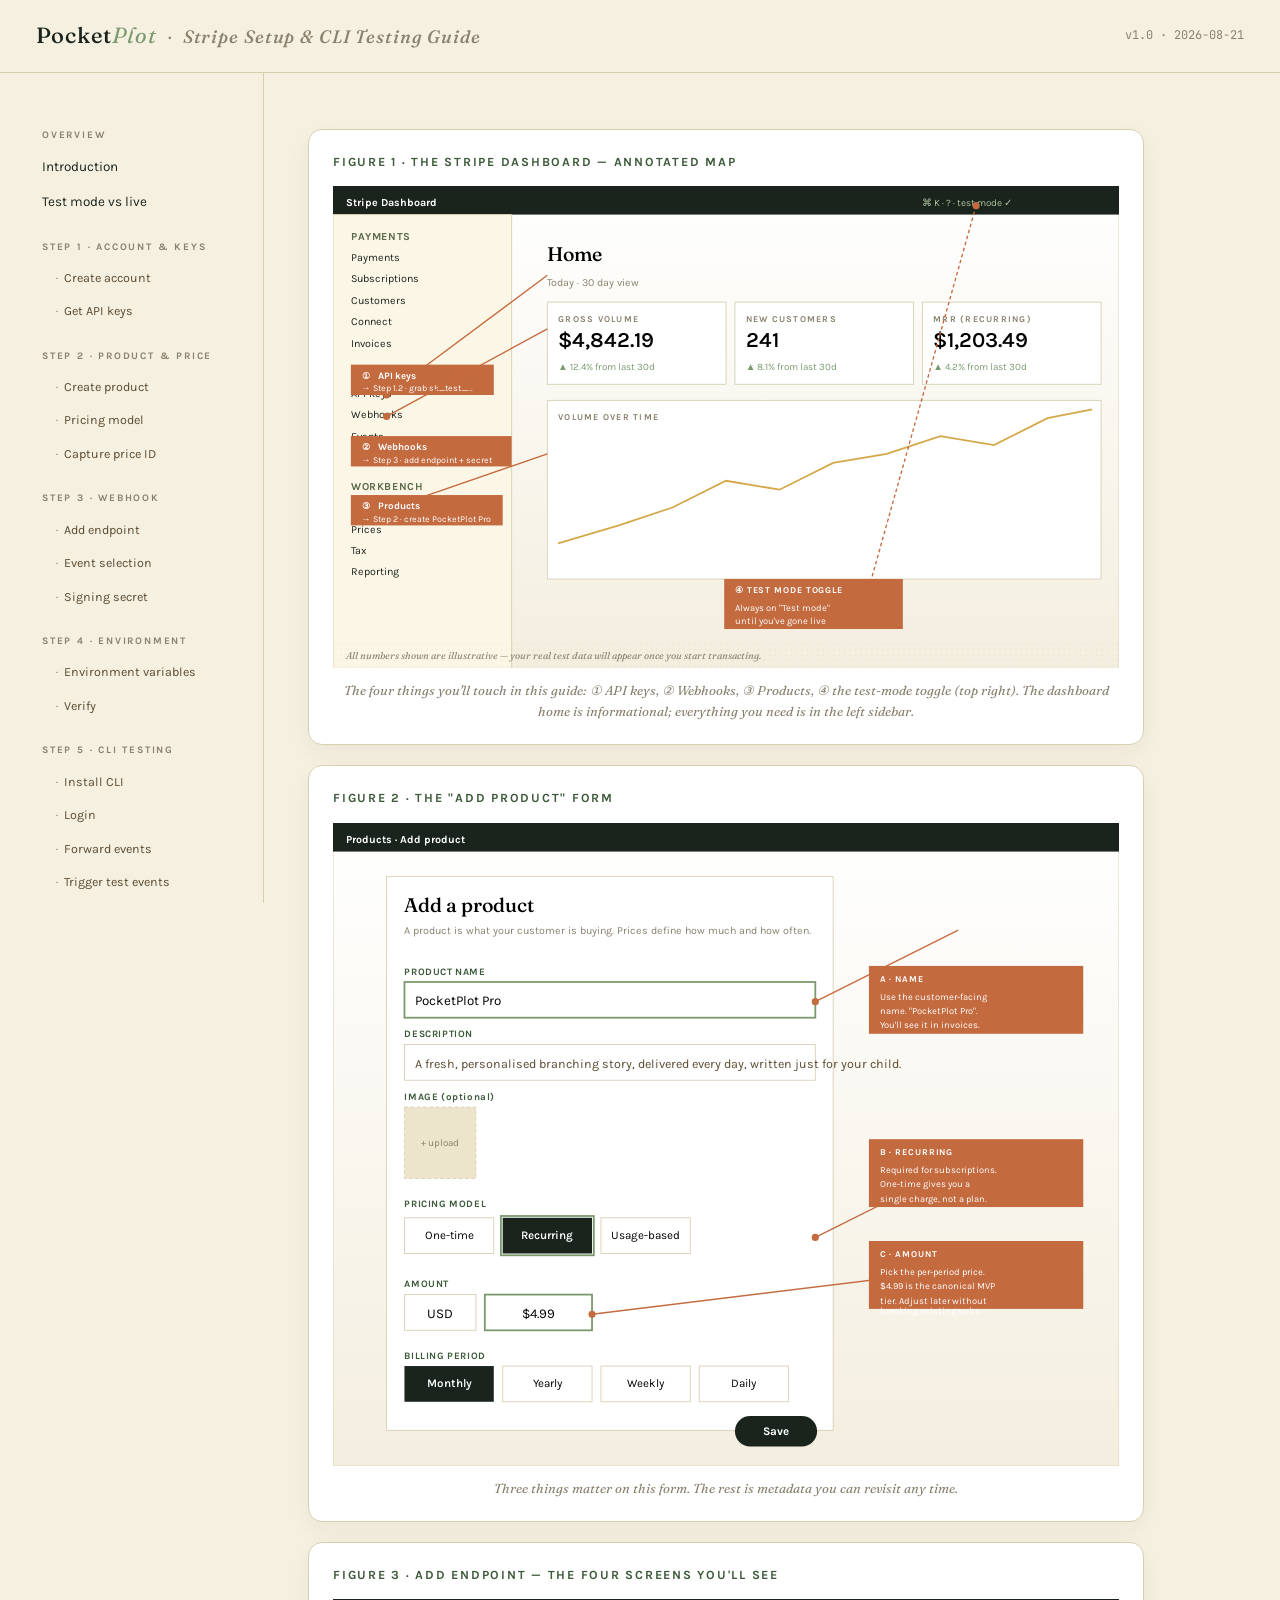
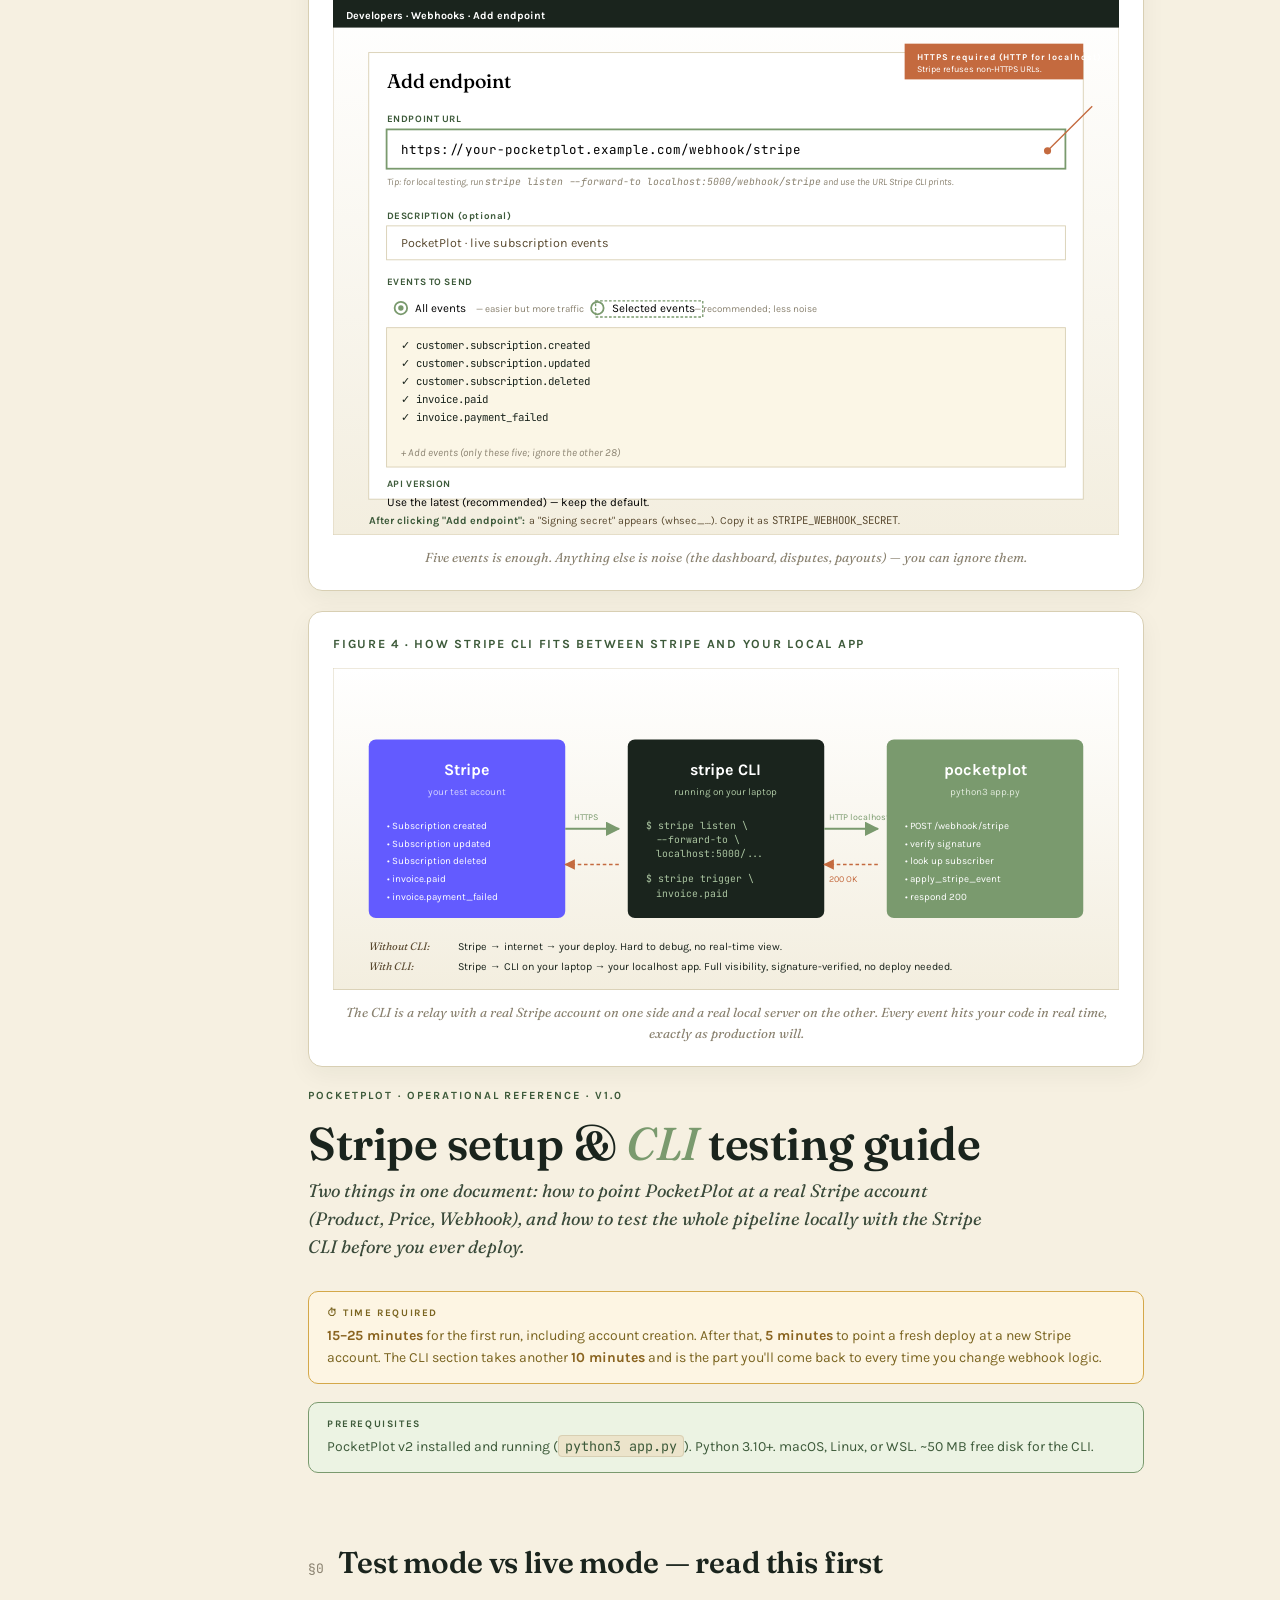
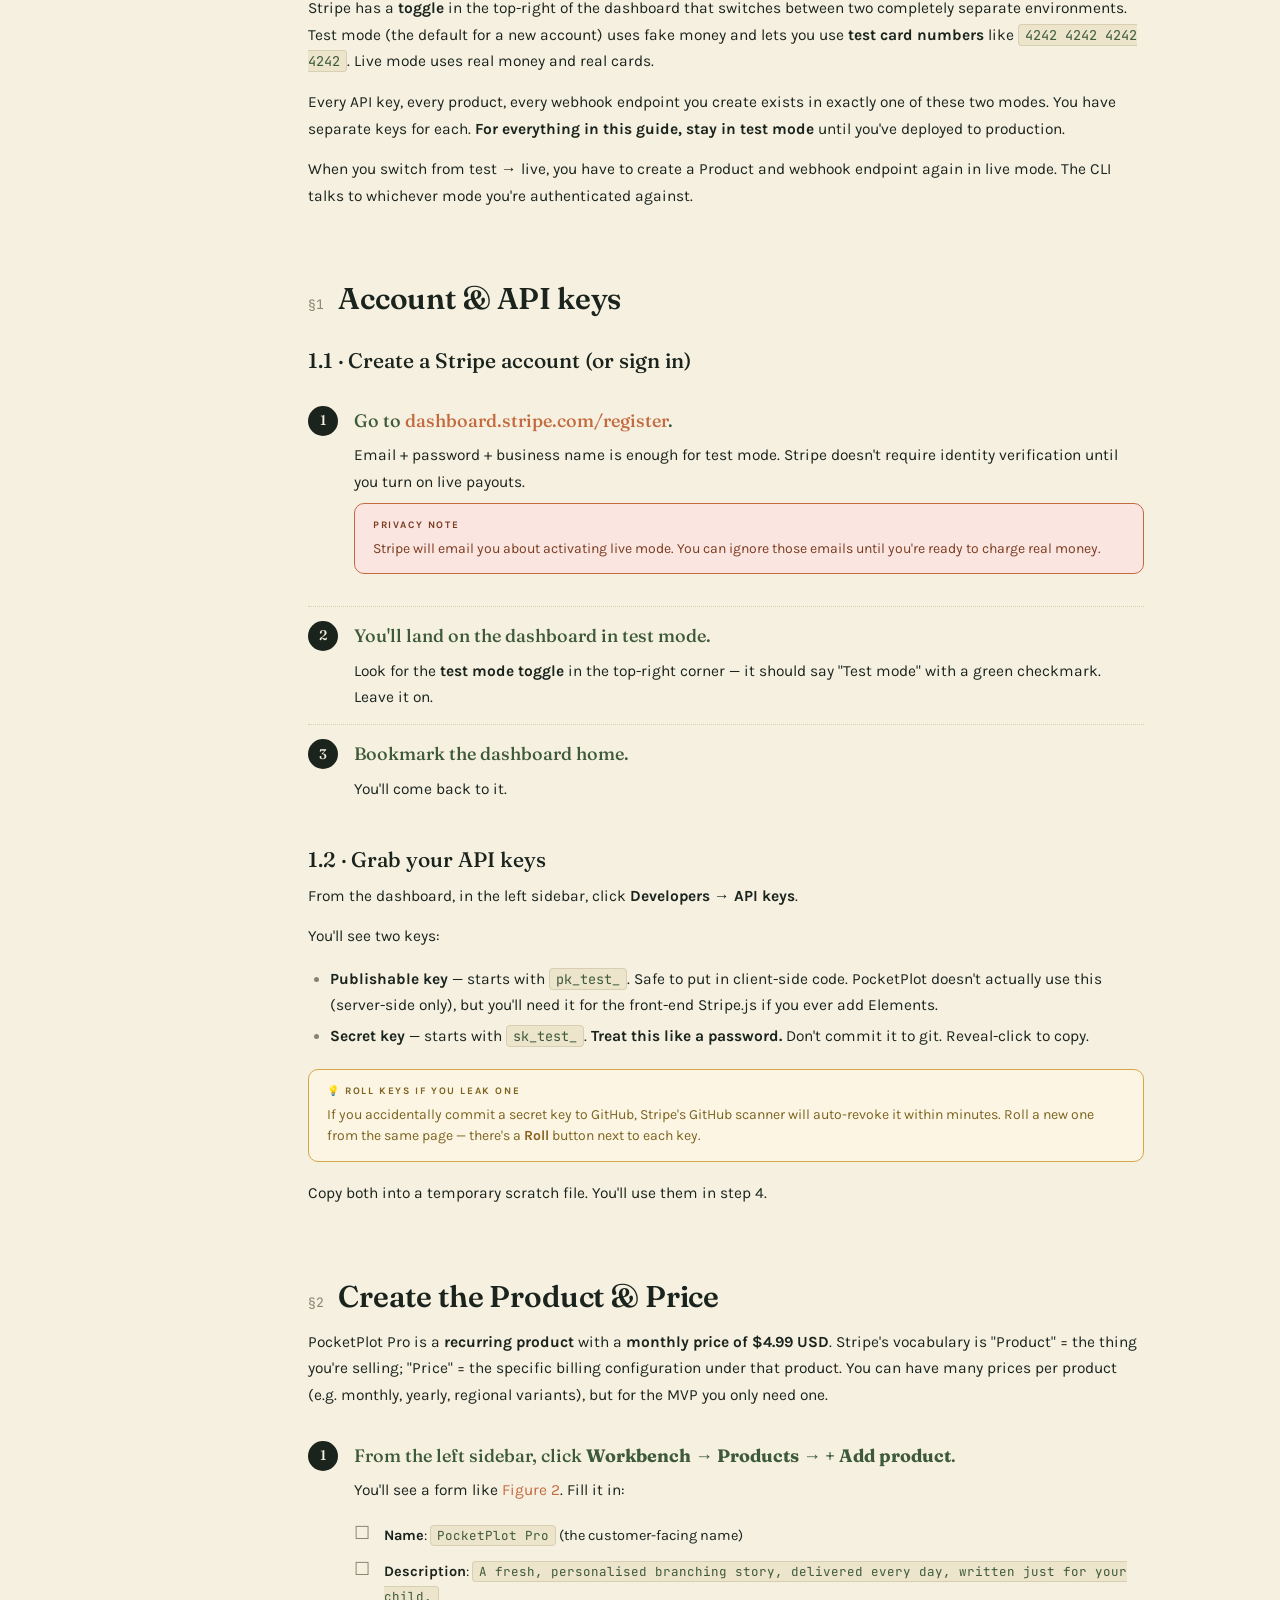
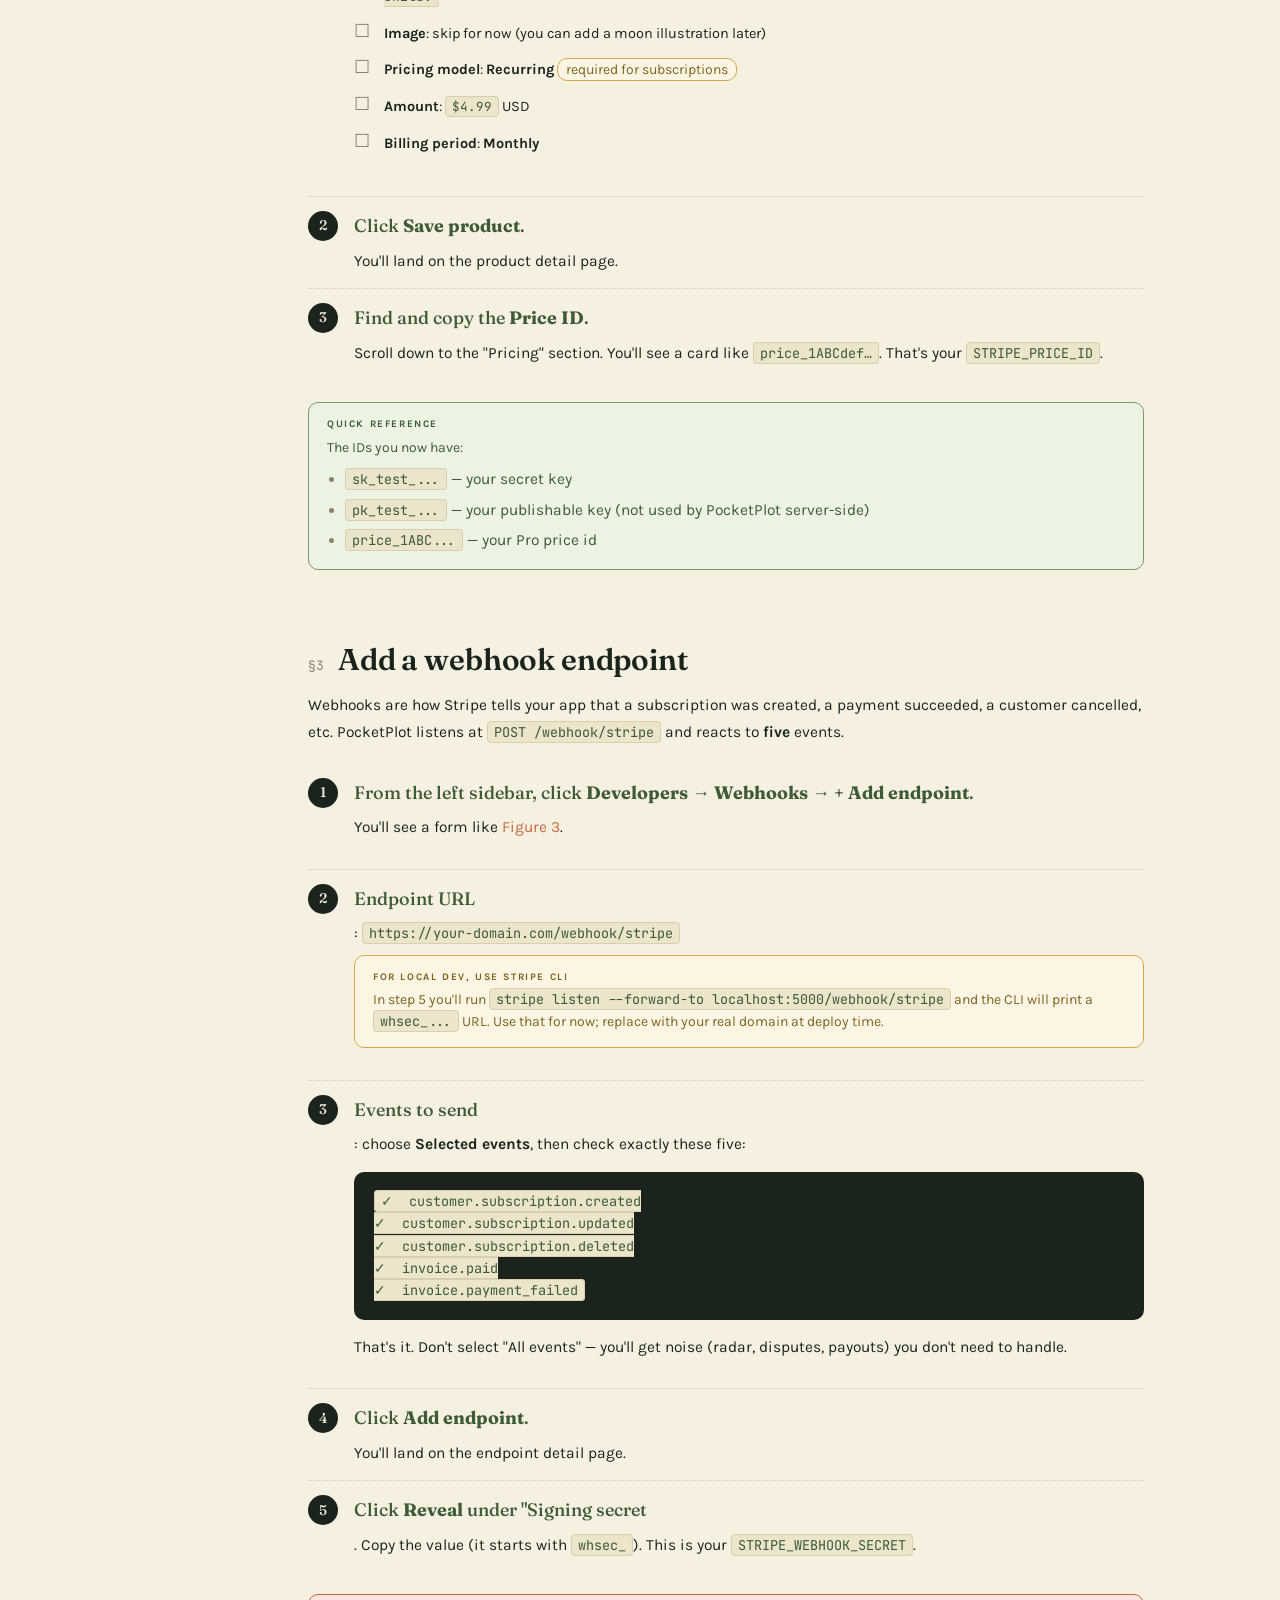
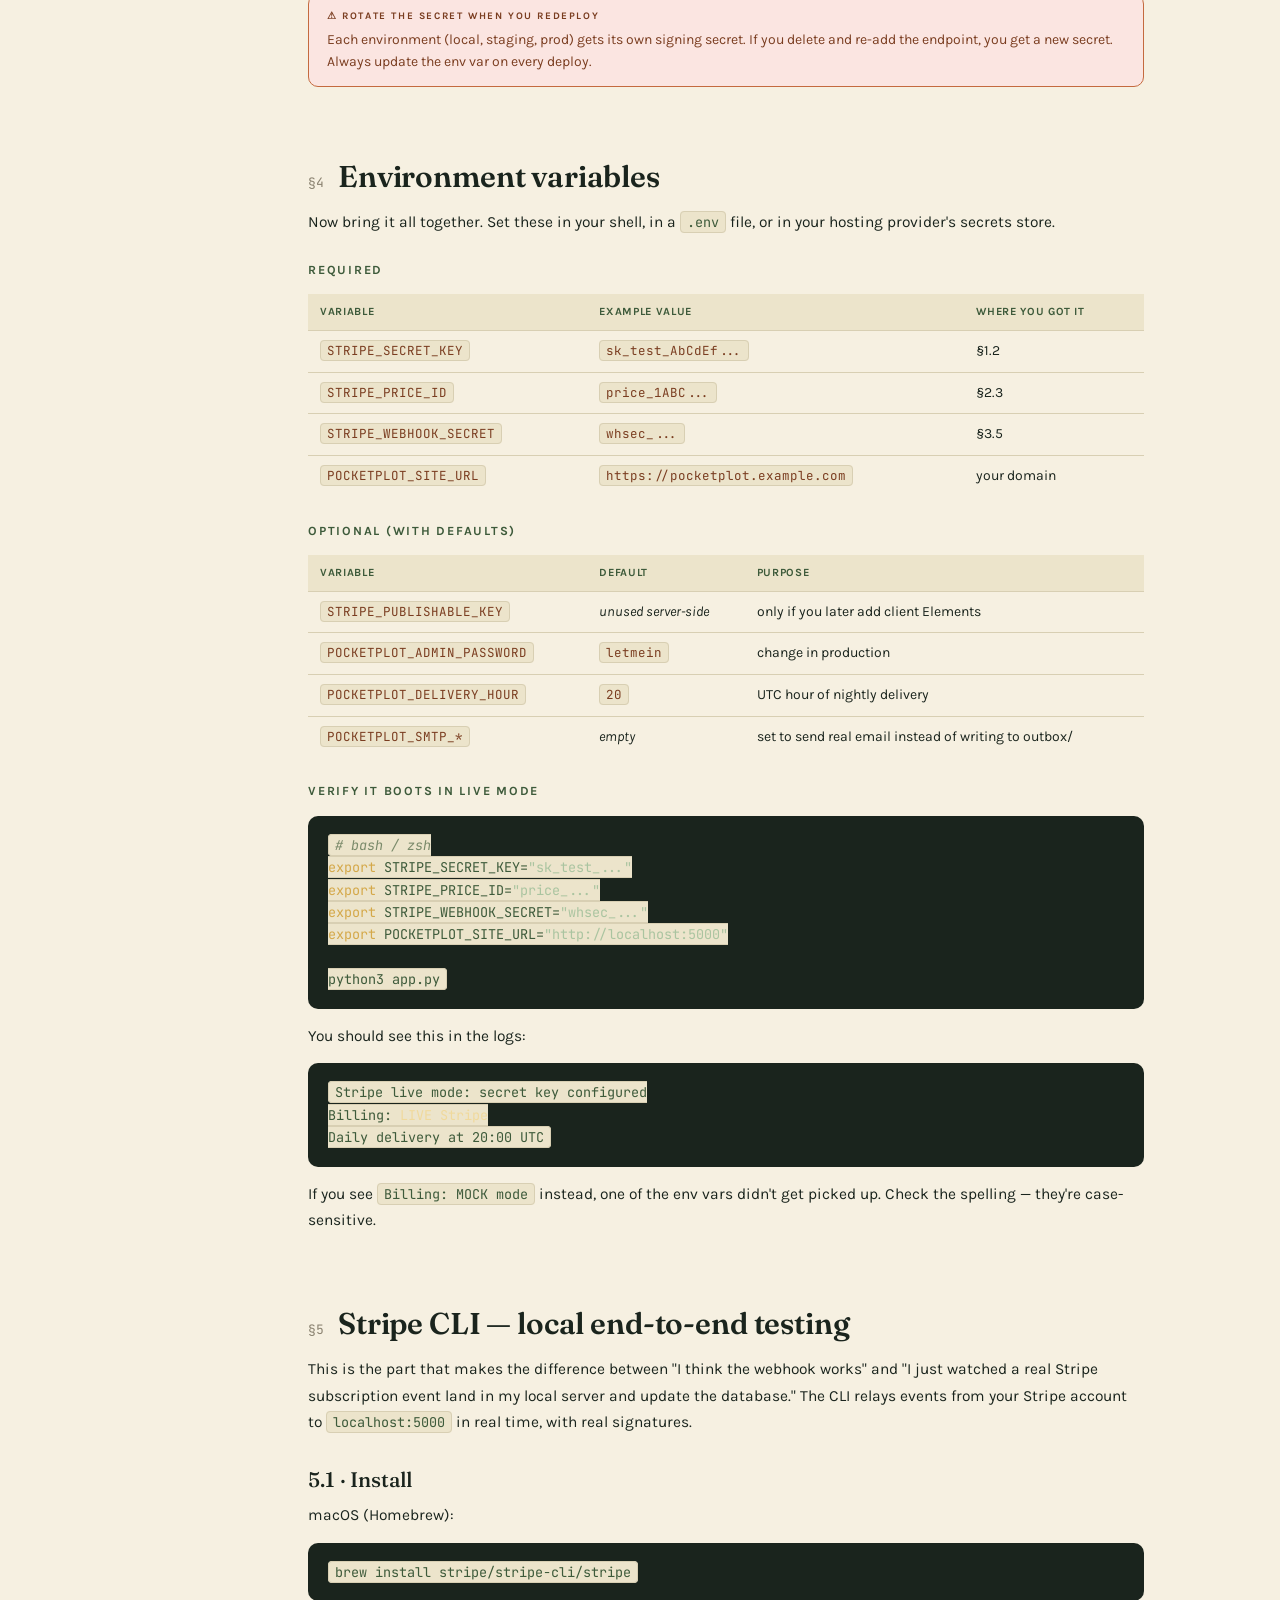
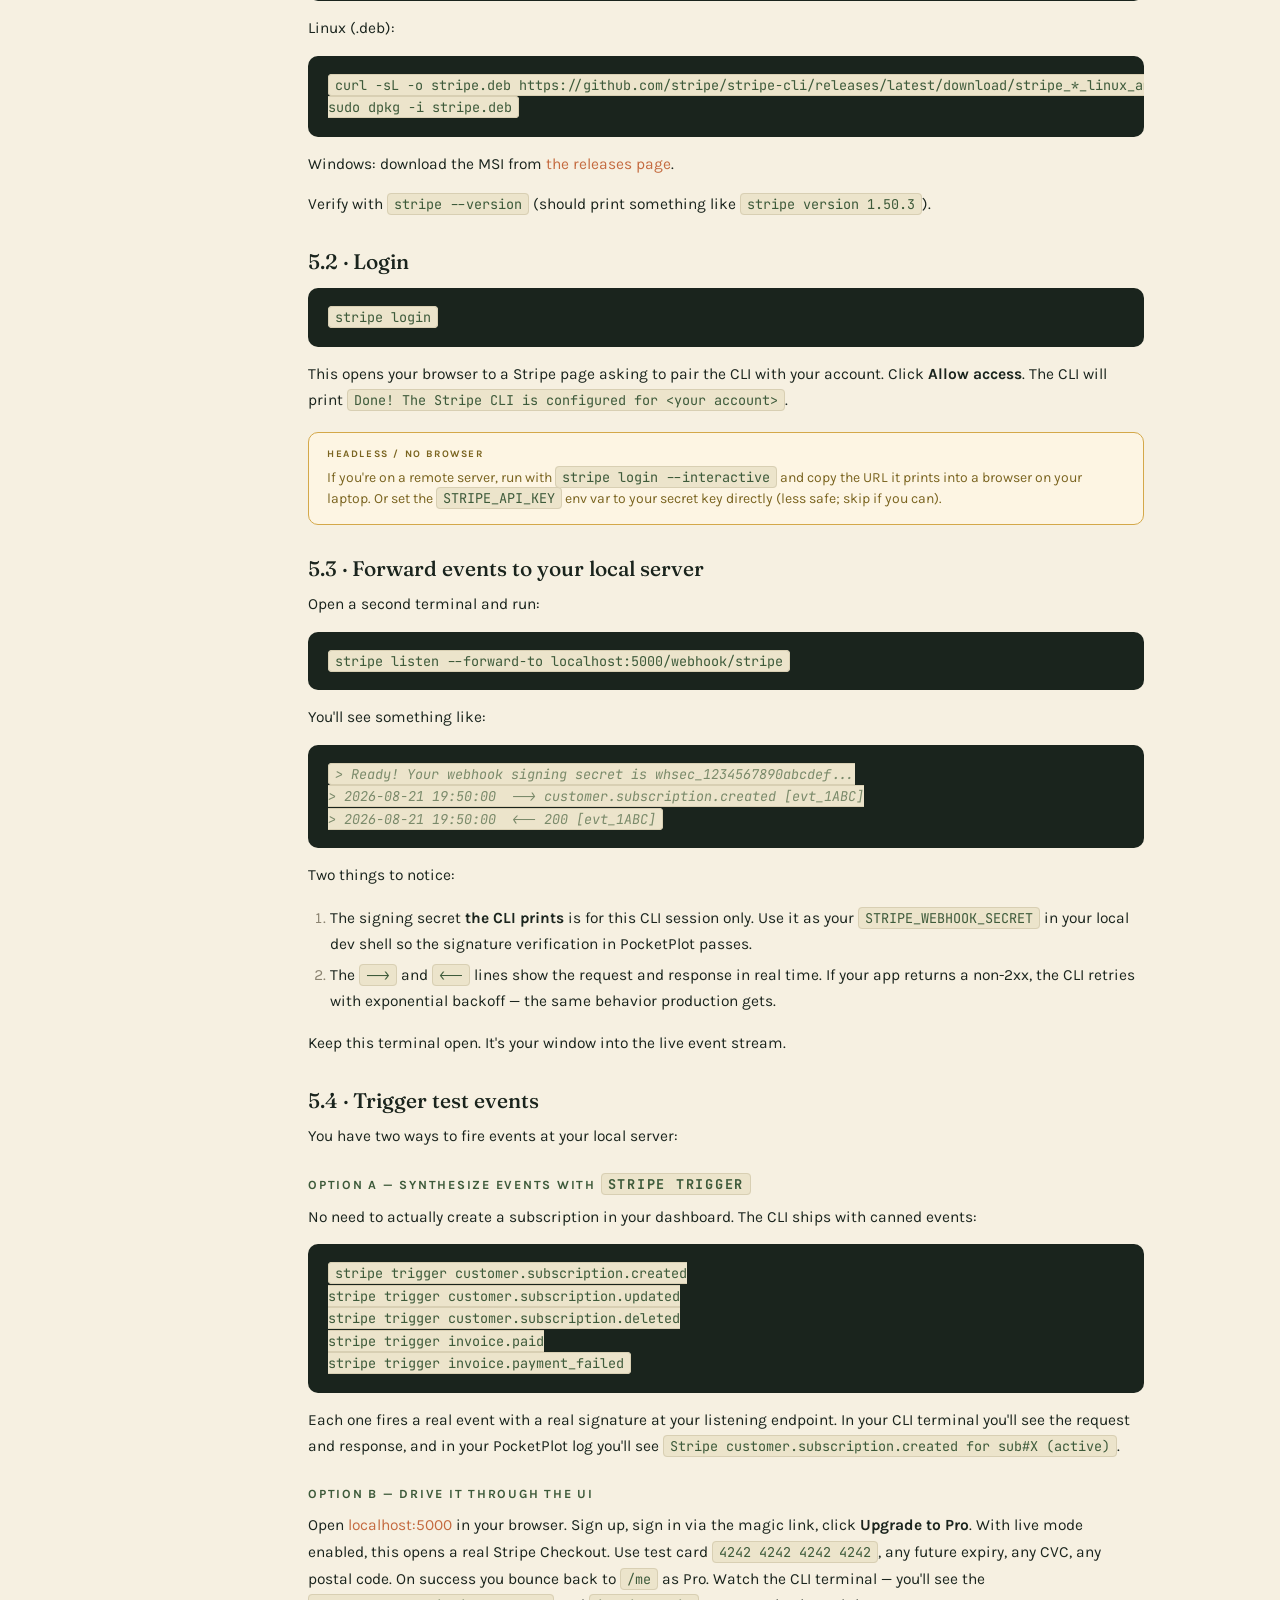
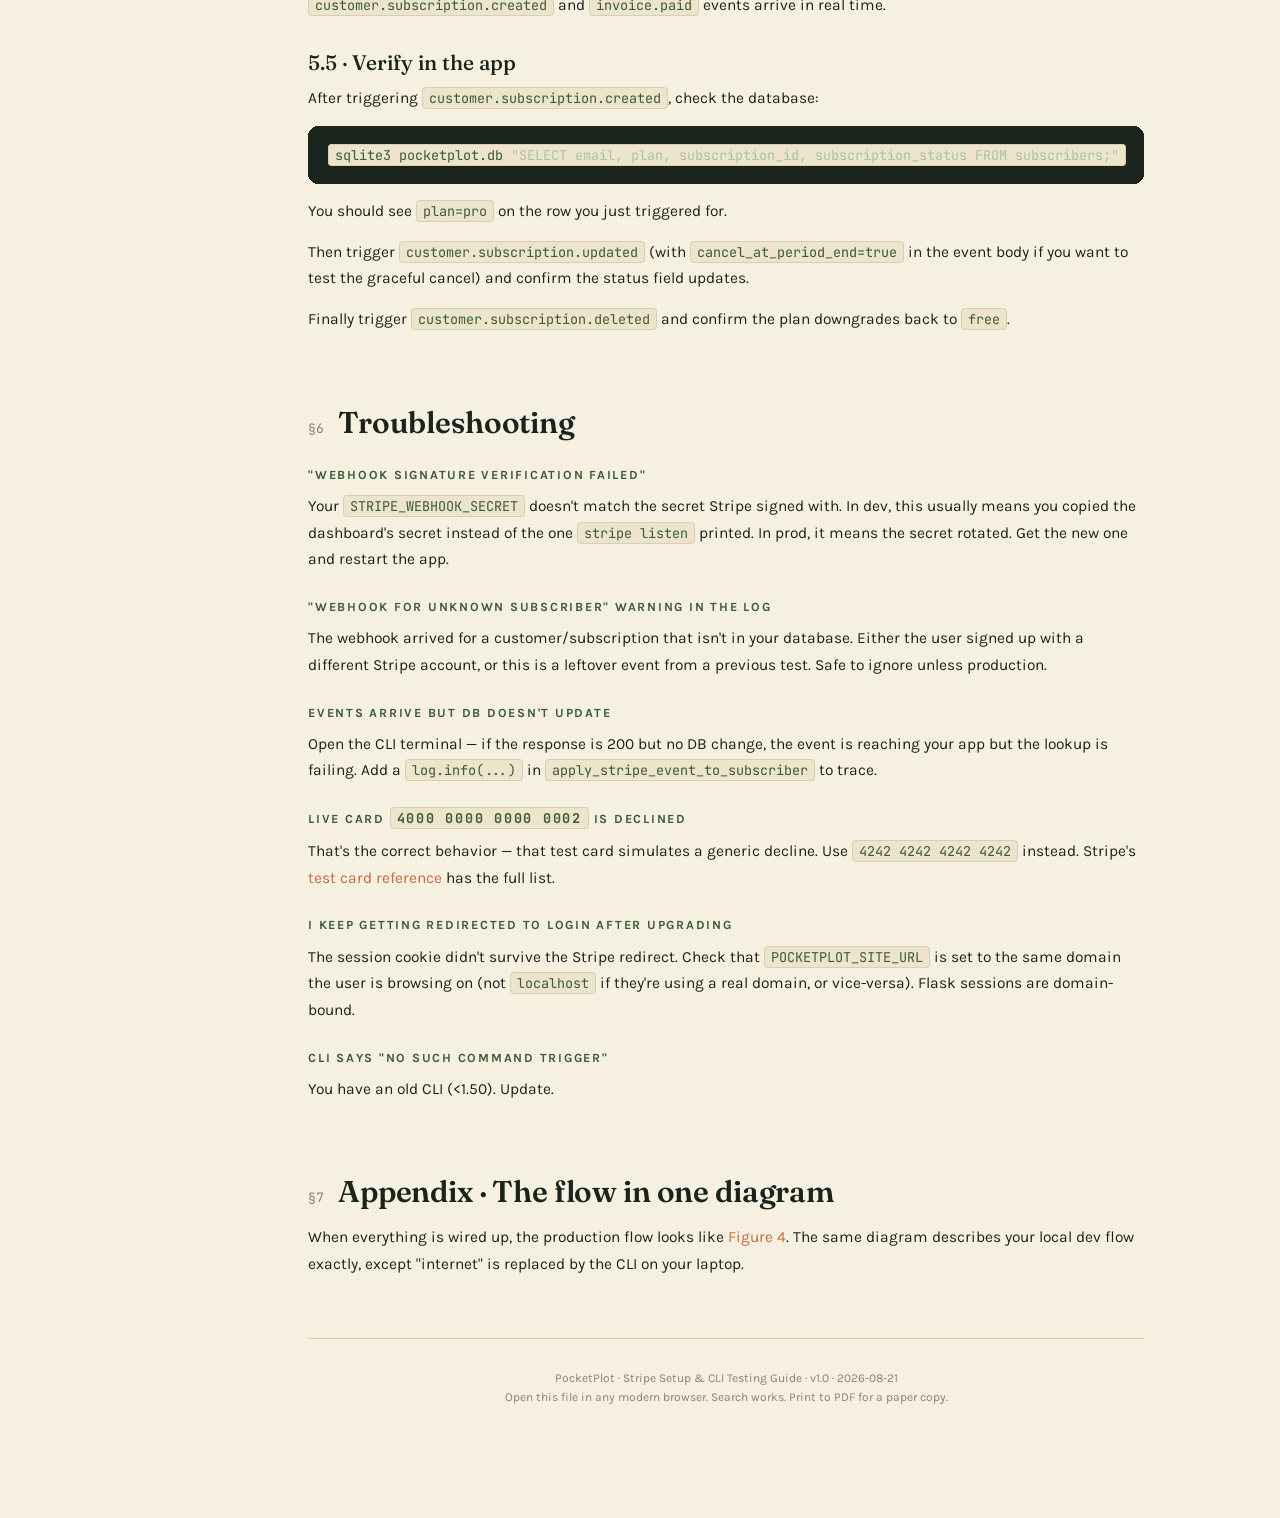
<file: guide.html>
<!DOCTYPE html>
<html lang="en">
<head>
<meta charset="UTF-8">
<meta name="viewport" content="width=device-width, initial-scale=1.0">
<title>PocketPlot · Stripe Setup &amp; CLI Testing Guide</title>
<link rel="preconnect" href="https://fonts.googleapis.com">
<link rel="preconnect" href="https://fonts.gstatic.com" crossorigin>
<link href="https://fonts.googleapis.com/css2?family=Fraunces:ital,opsz,wght@0,9..144,500;0,9..144,600;1,9..144,400&family=Karla:wght@400;500;600;700&family=JetBrains+Mono:wght@400;500&display=swap" rel="stylesheet">
<style>
:root{
  --ink:#1a241d; --paper:#f6f0e1; --paper2:#ece4cb; --paper3:#d8cfb3;
  --moss:#7a9a6e; --mossD:#3d5a3a; --mossL:#aac4a0;
  --gold:#d4a849; --goldD:#8a6420; --goldL:#f0d99c;
  --rust:#c46a3f; --rustD:#7a3d20;
  --faint:#8a8270; --hi:#f6f0e1;
  --serif:"Fraunces",Georgia,serif;
  --sans:"Karla","Helvetica Neue",sans-serif;
  --mono:"JetBrains Mono",monospace;
}
*{margin:0;padding:0;box-sizing:border-box}
html{scroll-behavior:smooth}
body{font-family:var(--sans);color:var(--ink);background:var(--paper);line-height:1.62;-webkit-font-smoothing:antialiased}
a{color:var(--rust);text-decoration:none}a:hover{text-decoration:underline}
code,pre,kbd{font-family:var(--mono)}

/* ---------- layout ---------- */
header.site{padding:18px 36px;border-bottom:1px solid var(--paper3);display:flex;justify-content:space-between;align-items:center;background:rgba(246,240,225,.92);backdrop-filter:blur(8px);position:sticky;top:0;z-index:50}
.wordmark{font-family:var(--serif);font-size:22px;font-weight:500;letter-spacing:.04em}
.wordmark i{color:var(--moss);font-style:italic;font-weight:400}
.wordmark .sep{color:var(--faint);margin:0 10px;font-weight:300}
.doc-title{font-family:var(--serif);font-style:italic;font-size:18px;color:var(--faint)}

.layout{display:grid;grid-template-columns:240px 1fr;gap:0;max-width:1340px;margin:0 auto;padding:0 24px}
@media(max-width:920px){.layout{grid-template-columns:1fr}.nav-rail{position:static;border-right:none;border-bottom:1px solid var(--paper3);padding:18px 22px}.nav-rail nav{columns:2}}

/* ---------- nav rail ---------- */
.nav-rail{padding:36px 0 36px 4px;border-right:1px solid var(--paper3);position:sticky;top:65px;align-self:start;max-height:calc(100vh - 70px);overflow-y:auto}
.nav-rail nav{display:flex;flex-direction:column;gap:2px}
.nav-rail .group-label{font-size:10px;letter-spacing:.18em;text-transform:uppercase;color:var(--faint);font-weight:700;margin:18px 0 6px 14px}
.nav-rail a{padding:7px 14px;font-size:13.5px;color:var(--ink);border-radius:6px;display:block;line-height:1.4}
.nav-rail a:hover{background:var(--paper2);text-decoration:none}
.nav-rail a.sub{padding-left:28px;font-size:12.5px;color:#5a4a30}
.nav-rail a.sub::before{content:"·";margin-right:6px;color:var(--faint)}

/* ---------- main ---------- */
main{padding:36px 0 80px 44px;max-width:880px}
@media(max-width:920px){main{padding:24px 0 60px 0}}

h1{font-family:var(--serif);font-weight:600;font-size:46px;line-height:1.1;margin-bottom:8px;letter-spacing:-.01em}
h1 i{font-style:italic;color:var(--moss);font-weight:500}
h2{font-family:var(--serif);font-weight:600;font-size:30px;line-height:1.2;margin:54px 0 14px;padding-top:18px;letter-spacing:-.005em}
h2 i{font-style:italic;color:var(--moss);font-weight:500}
h2 .num{font-family:var(--mono);font-size:13px;color:var(--faint);font-weight:400;margin-right:14px;letter-spacing:0}
h3{font-family:var(--serif);font-weight:500;font-size:21px;line-height:1.25;margin:30px 0 10px;color:var(--ink)}
h3 i{font-style:italic;color:var(--moss);font-weight:400}
h4{font-family:var(--sans);font-weight:700;font-size:12.5px;letter-spacing:.14em;text-transform:uppercase;color:var(--mossD);margin:24px 0 8px}

p{margin-bottom:14px;font-size:15.5px;line-height:1.72}
.lede{font-size:18px;color:#3a4a3a;font-family:var(--serif);font-style:italic;line-height:1.55;max-width:680px;margin-bottom:30px}

ul,ol{margin:0 0 14px 22px;font-size:15.5px;line-height:1.7}
li{padding:2px 0}
li::marker{color:var(--faint)}
li strong{color:var(--mossD)}

.tagline{font-size:11px;letter-spacing:.18em;text-transform:uppercase;color:var(--mossD);font-weight:700;margin-bottom:14px}

.callout{background:#fdf5e3;border:1px solid var(--gold);border-radius:10px;padding:14px 18px;margin:18px 0;font-size:14px;line-height:1.55;color:#7a6420}
.callout b{color:var(--goldD)}
.callout.ok{background:#ecf3e3;border-color:var(--moss);color:var(--mossD)}
.callout.warn{background:#fbe5e1;border-color:var(--rust);color:var(--rustD)}
.callout .label{font-size:10px;letter-spacing:.16em;text-transform:uppercase;font-weight:700;display:block;margin-bottom:4px}

code{background:var(--paper2);border:1px solid var(--paper3);border-radius:4px;padding:1px 6px;font-size:13.5px;color:var(--mossD)}
pre{background:var(--ink);color:var(--hi);border-radius:10px;padding:18px 20px;margin:14px 0;overflow-x:auto;font-size:13px;line-height:1.65;position:relative}
pre .c{color:#7a8a6a;font-style:italic}
pre .k{color:#d4a849}
pre .s{color:#aac4a0}
pre .v{color:#f0d99c}
pre .p{color:#c46a3f}
.copy-btn{position:absolute;top:8px;right:10px;background:transparent;border:1px solid #4a5a4a;color:#aac4a0;font-family:var(--sans);font-size:11px;padding:3px 9px;border-radius:5px;cursor:pointer;letter-spacing:.04em}
.copy-btn:hover{background:#2a3a2d}

.kbd{background:#fff;border:1px solid var(--paper3);border-bottom-width:2px;border-radius:4px;padding:1px 7px;font-family:var(--mono);font-size:12.5px;color:var(--ink);box-shadow:0 1px 0 var(--paper3)}

/* ---------- diagram cards ---------- */
.diagram{background:#fff;border:1px solid var(--paper3);border-radius:14px;padding:22px 24px;margin:20px 0;box-shadow:0 8px 24px rgba(26,36,29,.05)}
.diagram h4{margin-top:0;margin-bottom:14px}
.diagram .caption{font-family:var(--serif);font-style:italic;font-size:13px;color:var(--faint);margin-top:12px;text-align:center}
.diagram svg{display:block;max-width:100%;height:auto;margin:0 auto}

/* ---------- step list ---------- */
.steps{counter-reset:step;list-style:none;margin:18px 0 22px;padding:0}
.steps > li{counter-increment:step;padding:14px 0 14px 46px;position:relative;border-bottom:1px dotted var(--paper3)}
.steps > li:last-child{border-bottom:none}
.steps > li::before{content:counter(step);position:absolute;left:0;top:14px;width:30px;height:30px;border-radius:50%;background:var(--ink);color:var(--hi);font-family:var(--serif);font-weight:500;display:flex;align-items:center;justify-content:center;font-size:14px}
.steps > li strong{color:var(--mossD);font-family:var(--serif);font-weight:500;font-size:18px;display:block;margin-bottom:6px}

.checklist{list-style:none;margin:14px 0 20px;padding:0;counter-reset:chk}
.checklist li{padding:6px 0 6px 30px;position:relative;font-size:14.5px}
.checklist li::before{content:"☐";position:absolute;left:0;top:6px;color:var(--faint);font-size:18px;line-height:1}
.checklist li.done::before{content:"✓";color:var(--moss);font-weight:700}
.checklist code{font-size:12.5px}

.env-table{width:100%;border-collapse:collapse;margin:14px 0;font-size:14px}
.env-table th,.env-table td{padding:9px 12px;text-align:left;border-bottom:1px solid var(--paper3)}
.env-table th{background:var(--paper2);font-size:11px;letter-spacing:.06em;text-transform:uppercase;color:var(--mossD);font-weight:700}
.env-table code{font-size:12.5px;color:var(--rustD)}
.env-table tr:last-child td{border-bottom:none}

footer{padding:30px 36px;text-align:center;font-size:12px;color:var(--faint);border-top:1px solid var(--paper3);margin-top:60px}

/* skip-to-content */
.skip{position:absolute;left:-9999px}
.skip:focus{position:fixed;top:8px;left:8px;background:var(--ink);color:var(--hi);padding:8px 12px;border-radius:6px;z-index:99}
</style>
</head>
<body>
<a class="skip" href="#main">Skip to content</a>
<header class="site">
  <div class="wordmark">Pocket<i>Plot</i><span class="sep">·</span><span class="doc-title">Stripe Setup &amp; CLI Testing Guide</span></div>
  <div style="font-size:12px;color:var(--faint);font-family:var(--mono)">v1.0 · 2026-08-21</div>
</header>
<div class="layout">
  <aside class="nav-rail">
    <nav>
      <div class="group-label">Overview</div>
      <a href="#top">Introduction</a>
      <a href="#test-mode">Test mode vs live</a>
      <div class="group-label">Step 1 · Account &amp; keys</div>
      <a href="#create-account" class="sub">Create account</a>
      <a href="#api-keys" class="sub">Get API keys</a>
      <div class="group-label">Step 2 · Product &amp; Price</div>
      <a href="#create-product" class="sub">Create product</a>
      <a href="#price-model" class="sub">Pricing model</a>
      <a href="#capture-price-id" class="sub">Capture price ID</a>
      <div class="group-label">Step 3 · Webhook</div>
      <a href="#webhook-endpoint" class="sub">Add endpoint</a>
      <a href="#webhook-events" class="sub">Event selection</a>
      <a href="#webhook-secret" class="sub">Signing secret</a>
      <div class="group-label">Step 4 · Environment</div>
      <a href="#env-vars" class="sub">Environment variables</a>
      <a href="#verify" class="sub">Verify</a>
      <div class="group-label">Step 5 · CLI testing</div>
      <a href="#cli-install" class="sub">Install CLI</a>
      <a href="#cli-login" class="sub">Login</a>
      <a href="#cli-listen" class="sub">Forward events</a>
      <a href="#cli-trigger" class="sub">Trigger test events</a>
      <a href="#cli-verify" class="sub">Verify in app</a>
      <div class="group-label">Troubleshooting</div>
      <a href="#troubleshoot">Common issues</a>
    </nav>
  </aside>
  <main id="main">
<!-- #1: Stripe Dashboard overview (annotated) -->
<div class="diagram" id="fig-dashboard">
<h4>Figure 1 · The Stripe Dashboard — annotated map</h4>
<svg xmlns="http://www.w3.org/2000/svg" viewBox="0 0 880 540" role="img" aria-label="Stripe Dashboard annotated map">
  <defs>
    <linearGradient id="g1" x1="0" x2="0" y1="0" y2="1">
      <stop offset="0" stop-color="#fff"/><stop offset="1" stop-color="#f3eedf"/>
    </linearGradient>
    <pattern id="dots" width="6" height="6" patternUnits="userSpaceOnUse">
      <circle cx="3" cy="3" r=".6" fill="#c4b894"/>
    </pattern>
  </defs>
  <!-- frame -->
  <rect x="0" y="0" width="880" height="540" fill="url(#g1)" stroke="#d8cfb3"/>
  <!-- top chrome -->
  <rect x="0" y="0" width="880" height="32" fill="#1a241d"/>
  <text x="14" y="22" fill="#fff" font-family="Karla,sans-serif" font-size="12" font-weight="700">Stripe Dashboard</text>
  <text x="660" y="22" fill="#aac4a0" font-family="Karla,sans-serif" font-size="11">⌘ K  ·  ?  ·  test mode ✓</text>
  <!-- sidebar -->
  <rect x="0" y="32" width="200" height="508" fill="#fbf6e6" stroke="#d8cfb3"/>
  <g font-family="Karla,sans-serif" font-size="12" fill="#1a241d">
    <text x="20" y="60" font-weight="700" fill="#5a6a4a" letter-spacing=".06em">PAYMENTS</text>
    <text x="20" y="84">Payments</text>
    <text x="20" y="108">Subscriptions</text>
    <text x="20" y="132">Customers</text>
    <text x="20" y="156">Connect</text>
    <text x="20" y="180">Invoices</text>
    <text x="20" y="212" font-weight="700" fill="#5a6a4a" letter-spacing=".06em">DEVELOPER</text>
    <text x="20" y="236">API keys</text>
    <text x="20" y="260">Webhooks</text>
    <text x="20" y="284">Events</text>
    <text x="20" y="308">Logs</text>
    <text x="20" y="340" font-weight="700" fill="#5a6a4a" letter-spacing=".06em">WORKBENCH</text>
    <text x="20" y="364">Products</text>
    <text x="20" y="388">Prices</text>
    <text x="20" y="412">Tax</text>
    <text x="20" y="436">Reporting</text>
  </g>
  <!-- main content -->
  <rect x="220" y="60" width="640" height="32" fill="none"/>
  <text x="240" y="84" font-family="Fraunces,Georgia,serif" font-size="22" font-weight="500">Home</text>
  <text x="240" y="112" font-family="Karla,sans-serif" font-size="12" fill="#8a8270">Today · 30 day view</text>
  <!-- stats -->
  <g font-family="Karla,sans-serif">
    <rect x="240" y="130" width="200" height="92" fill="#fff" stroke="#d8cfb3"/>
    <text x="252" y="152" font-size="10" letter-spacing=".14em" fill="#8a8270" font-weight="700">GROSS VOLUME</text>
    <text x="252" y="180" font-size="24" font-weight="600">$4,842.19</text>
    <text x="252" y="206" font-size="11" fill="#7a9a6e">▲ 12.4% from last 30d</text>
    <rect x="450" y="130" width="200" height="92" fill="#fff" stroke="#d8cfb3"/>
    <text x="462" y="152" font-size="10" letter-spacing=".14em" fill="#8a8270" font-weight="700">NEW CUSTOMERS</text>
    <text x="462" y="180" font-size="24" font-weight="600">241</text>
    <text x="462" y="206" font-size="11" fill="#7a9a6e">▲ 8.1% from last 30d</text>
    <rect x="660" y="130" width="200" height="92" fill="#fff" stroke="#d8cfb3"/>
    <text x="672" y="152" font-size="10" letter-spacing=".14em" fill="#8a8270" font-weight="700">MRR (RECURRING)</text>
    <text x="672" y="180" font-size="24" font-weight="600">$1,203.49</text>
    <text x="672" y="206" font-size="11" fill="#7a9a6e">▲ 4.2% from last 30d</text>
  </g>
  <!-- mock chart -->
  <rect x="240" y="240" width="620" height="200" fill="#fff" stroke="#d8cfb3"/>
  <text x="252" y="262" font-family="Karla,sans-serif" font-size="10" letter-spacing=".14em" fill="#8a8270" font-weight="700">VOLUME OVER TIME</text>
  <g stroke="#d4a849" stroke-width="2" fill="none">
    <polyline points="252,400 320,380 380,360 440,330 500,340 560,310 620,300 680,280 740,290 800,260 850,250"/>
  </g>
  <!-- annotations -->
  <g font-family="Karla,sans-serif" font-size="11">
    <!-- sidebar 1: API keys -->
    <line x1="60" y1="234" x2="240" y2="100" stroke="#c46a3f" stroke-width="1.5"/>
    <circle cx="60" cy="234" r="4" fill="#c46a3f"/>
    <rect x="20" y="200" width="160" height="34" fill="#c46a3f"/>
    <text x="32" y="216" fill="#fff" font-weight="700" font-size="10" letter-spacing=".1em">①</text>
    <text x="50" y="216" fill="#fff" font-weight="700">API keys</text>
    <text x="32" y="230" fill="#fff" font-size="10">→ Step 1.2 · grab sk_test_...</text>
    <!-- sidebar 2: Webhooks -->
    <line x1="60" y1="258" x2="240" y2="160" stroke="#c46a3f" stroke-width="1.5"/>
    <circle cx="60" cy="258" r="4" fill="#c46a3f"/>
    <rect x="20" y="280" width="180" height="34" fill="#c46a3f"/>
    <text x="32" y="296" fill="#fff" font-weight="700" font-size="10" letter-spacing=".1em">②</text>
    <text x="50" y="296" fill="#fff" font-weight="700">Webhooks</text>
    <text x="32" y="310" fill="#fff" font-size="10">→ Step 3 · add endpoint + secret</text>
    <!-- sidebar 3: Products -->
    <line x1="60" y1="362" x2="240" y2="300" stroke="#c46a3f" stroke-width="1.5"/>
    <circle cx="60" cy="362" r="4" fill="#c46a3f"/>
    <rect x="20" y="346" width="170" height="34" fill="#c46a3f"/>
    <text x="32" y="362" fill="#fff" font-weight="700" font-size="10" letter-spacing=".1em">③</text>
    <text x="50" y="362" fill="#fff" font-weight="700">Products</text>
    <text x="32" y="376" fill="#fff" font-size="10">→ Step 2 · create PocketPlot Pro</text>
    <!-- test mode toggle -->
    <line x1="720" y1="22" x2="600" y2="450" stroke="#c46a3f" stroke-width="1.5" stroke-dasharray="4,3"/>
    <circle cx="720" cy="22" r="4" fill="#c46a3f"/>
    <rect x="438" y="440" width="200" height="56" fill="#c46a3f"/>
    <text x="450" y="456" fill="#fff" font-weight="700" font-size="10" letter-spacing=".1em">④ TEST MODE TOGGLE</text>
    <text x="450" y="476" fill="#fff" font-size="10.5">Always on "Test mode"</text>
    <text x="450" y="490" fill="#fff" font-size="10.5">until you've gone live</text>
  </g>
  <rect x="0" y="510" width="880" height="30" fill="url(#dots)" opacity=".5"/>
  <text x="14" y="530" font-family="Fraunces,Georgia,serif" font-style="italic" font-size="11" fill="#8a8270">All numbers shown are illustrative — your real test data will appear once you start transacting.</text>
</svg>
<div class="caption">The four things you'll touch in this guide: ① API keys, ② Webhooks, ③ Products, ④ the test-mode toggle (top right). The dashboard home is informational; everything you need is in the left sidebar.</div>
</div>
<!-- #2: Create Product form (annotated) -->
<div class="diagram" id="fig-product">
<h4>Figure 2 · The "Add product" form</h4>
<svg xmlns="http://www.w3.org/2000/svg" viewBox="0 0 880 720" role="img" aria-label="Stripe Add Product form">
  <defs>
    <linearGradient id="g2" x1="0" x2="0" y1="0" y2="1"><stop offset="0" stop-color="#fff"/><stop offset="1" stop-color="#f3eedf"/></linearGradient>
  </defs>
  <rect x="0" y="0" width="880" height="720" fill="url(#g2)" stroke="#d8cfb3"/>
  <rect x="0" y="0" width="880" height="32" fill="#1a241d"/>
  <text x="14" y="22" fill="#fff" font-family="Karla,sans-serif" font-size="12" font-weight="700">Products  ·  Add product</text>

  <!-- form panel -->
  <rect x="60" y="60" width="500" height="620" fill="#fff" stroke="#d8cfb3"/>
  <text x="80" y="100" font-family="Fraunces,Georgia,serif" font-size="22" font-weight="500">Add a product</text>
  <text x="80" y="124" font-family="Karla,sans-serif" font-size="12" fill="#8a8270">A product is what your customer is buying. Prices define how much and how often.</text>

  <!-- Product name -->
  <g font-family="Karla,sans-serif">
    <text x="80" y="170" font-size="11" font-weight="700" letter-spacing=".06em" fill="#3d5a3a">PRODUCT NAME</text>
    <rect x="80" y="178" width="460" height="40" fill="#fff" stroke="#7a9a6e" stroke-width="2"/>
    <text x="92" y="204" font-size="15">PocketPlot Pro</text>
  </g>

  <!-- Description -->
  <g font-family="Karla,sans-serif">
    <text x="80" y="240" font-size="11" font-weight="700" letter-spacing=".06em" fill="#3d5a3a">DESCRIPTION</text>
    <rect x="80" y="248" width="460" height="40" fill="#fff" stroke="#d8cfb3"/>
    <text x="92" y="274" font-size="14" fill="#5a4a30">A fresh, personalised branching story, delivered every day, written just for your child.</text>
  </g>

  <!-- Image -->
  <g font-family="Karla,sans-serif">
    <text x="80" y="310" font-size="11" font-weight="700" letter-spacing=".06em" fill="#3d5a3a">IMAGE (optional)</text>
    <rect x="80" y="318" width="80" height="80" fill="#ece4cb" stroke="#d8cfb3" stroke-dasharray="4,3"/>
    <text x="120" y="362" text-anchor="middle" font-size="11" fill="#8a8270">+ upload</text>
  </g>

  <!-- Pricing model section header -->
  <text x="80" y="430" font-family="Karla,sans-serif" font-size="11" font-weight="700" letter-spacing=".06em" fill="#3d5a3a">PRICING MODEL</text>
  <g font-family="Karla,sans-serif">
    <rect x="80" y="442" width="100" height="40" fill="#fff" stroke="#d8cfb3"/>
    <text x="130" y="466" text-anchor="middle" font-size="13">One-time</text>
    <rect x="190" y="442" width="100" height="40" fill="#1a241d"/>
    <text x="240" y="466" text-anchor="middle" font-size="13" fill="#fff" font-weight="600">Recurring</text>
    <!-- (selected indicator) -->
    <rect x="188" y="440" width="104" height="44" fill="none" stroke="#7a9a6e" stroke-width="2"/>
    <rect x="300" y="442" width="100" height="40" fill="#fff" stroke="#d8cfb3"/>
    <text x="350" y="466" text-anchor="middle" font-size="13">Usage-based</text>
  </g>

  <!-- Price amount -->
  <g font-family="Karla,sans-serif">
    <text x="80" y="520" font-size="11" font-weight="700" letter-spacing=".06em" fill="#3d5a3a">AMOUNT</text>
    <rect x="80" y="528" width="80" height="40" fill="#fff" stroke="#d8cfb3"/>
    <text x="120" y="554" text-anchor="middle" font-size="15">USD</text>
    <rect x="170" y="528" width="120" height="40" fill="#fff" stroke="#7a9a6e" stroke-width="2"/>
    <text x="230" y="554" text-anchor="middle" font-size="15">$4.99</text>
  </g>

  <!-- Billing period -->
  <g font-family="Karla,sans-serif">
    <text x="80" y="600" font-size="11" font-weight="700" letter-spacing=".06em" fill="#3d5a3a">BILLING PERIOD</text>
    <rect x="80" y="608" width="100" height="40" fill="#1a241d"/>
    <text x="130" y="632" text-anchor="middle" font-size="13" fill="#fff" font-weight="600">Monthly</text>
    <rect x="190" y="608" width="100" height="40" fill="#fff" stroke="#d8cfb3"/>
    <text x="240" y="632" text-anchor="middle" font-size="13">Yearly</text>
    <rect x="300" y="608" width="100" height="40" fill="#fff" stroke="#d8cfb3"/>
    <text x="350" y="632" text-anchor="middle" font-size="13">Weekly</text>
    <rect x="410" y="608" width="100" height="40" fill="#fff" stroke="#d8cfb3"/>
    <text x="460" y="632" text-anchor="middle" font-size="13">Daily</text>
  </g>

  <!-- Save button -->
  <rect x="450" y="664" width="92" height="34" rx="17" fill="#1a241d"/>
  <text x="496" y="685" text-anchor="middle" font-family="Karla,sans-serif" font-size="13" font-weight="700" fill="#fff">Save</text>

  <!-- annotations -->
  <g font-family="Karla,sans-serif" font-size="11">
    <line x1="540" y1="200" x2="700" y2="120" stroke="#c46a3f" stroke-width="1.5"/>
    <circle cx="540" cy="200" r="4" fill="#c46a3f"/>
    <rect x="600" y="160" width="240" height="76" fill="#c46a3f"/>
    <text x="612" y="178" fill="#fff" font-weight="700" font-size="10" letter-spacing=".1em">A · NAME</text>
    <text x="612" y="198" fill="#fff" font-size="10.5">Use the customer-facing</text>
    <text x="612" y="214" fill="#fff" font-size="10.5">name. "PocketPlot Pro".</text>
    <text x="612" y="230" fill="#fff" font-size="10.5">You'll see it in invoices.</text>

    <line x1="540" y1="464" x2="700" y2="384" stroke="#c46a3f" stroke-width="1.5"/>
    <circle cx="540" cy="464" r="4" fill="#c46a3f"/>
    <rect x="600" y="354" width="240" height="76" fill="#c46a3f"/>
    <text x="612" y="372" fill="#fff" font-weight="700" font-size="10" letter-spacing=".1em">B · RECURRING</text>
    <text x="612" y="392" fill="#fff" font-size="10.5">Required for subscriptions.</text>
    <text x="612" y="408" fill="#fff" font-size="10.5">One-time gives you a</text>
    <text x="612" y="424" fill="#fff" font-size="10.5">single charge, not a plan.</text>

    <line x1="290" y1="550" x2="700" y2="500" stroke="#c46a3f" stroke-width="1.5"/>
    <circle cx="290" cy="550" r="4" fill="#c46a3f"/>
    <rect x="600" y="468" width="240" height="76" fill="#c46a3f"/>
    <text x="612" y="486" fill="#fff" font-weight="700" font-size="10" letter-spacing=".1em">C · AMOUNT</text>
    <text x="612" y="506" fill="#fff" font-size="10.5">Pick the per-period price.</text>
    <text x="612" y="522" fill="#fff" font-size="10.5">$4.99 is the canonical MVP</text>
    <text x="612" y="538" fill="#fff" font-size="10.5">tier. Adjust later without</text>
    <text x="612" y="550" fill="#fff" font-size="10.5">breaking existing subs.</text>
  </g>
</svg>
<div class="caption">Three things matter on this form. The rest is metadata you can revisit any time.</div>
</div>
<!-- #3: Webhook endpoint setup (annotated) -->
<div class="diagram" id="fig-webhook">
<h4>Figure 3 · Add endpoint — the four screens you'll see</h4>
<svg xmlns="http://www.w3.org/2000/svg" viewBox="0 0 880 600" role="img" aria-label="Stripe Webhook setup">
  <defs>
    <linearGradient id="g3" x1="0" x2="0" y1="0" y2="1"><stop offset="0" stop-color="#fff"/><stop offset="1" stop-color="#f3eedf"/></linearGradient>
  </defs>
  <rect x="0" y="0" width="880" height="600" fill="url(#g3)" stroke="#d8cfb3"/>
  <rect x="0" y="0" width="880" height="32" fill="#1a241d"/>
  <text x="14" y="22" fill="#fff" font-family="Karla,sans-serif" font-size="12" font-weight="700">Developers  ·  Webhooks  ·  Add endpoint</text>

  <!-- panel -->
  <rect x="40" y="60" width="800" height="500" fill="#fff" stroke="#d8cfb3"/>
  <text x="60" y="100" font-family="Fraunces,Georgia,serif" font-size="22" font-weight="500">Add endpoint</text>

  <!-- Endpoint URL -->
  <g font-family="Karla,sans-serif">
    <text x="60" y="138" font-size="11" font-weight="700" letter-spacing=".06em" fill="#3d5a3a">ENDPOINT URL</text>
    <rect x="60" y="146" width="760" height="44" fill="#fff" stroke="#7a9a6e" stroke-width="2"/>
    <text x="76" y="174" font-size="14" font-family="JetBrains Mono,monospace">https://your-pocketplot.example.com/webhook/stripe</text>
    <text x="60" y="208" font-size="11" fill="#8a8270" font-style="italic">Tip: for local testing, run <tspan font-family="JetBrains Mono,monospace">stripe listen --forward-to localhost:5000/webhook/stripe</tspan> and use the URL Stripe CLI prints.</text>
  </g>

  <!-- Description -->
  <g font-family="Karla,sans-serif">
    <text x="60" y="246" font-size="11" font-weight="700" letter-spacing=".06em" fill="#3d5a3a">DESCRIPTION (optional)</text>
    <rect x="60" y="254" width="760" height="38" fill="#fff" stroke="#d8cfb3"/>
    <text x="76" y="278" font-size="14" fill="#5a4a30">PocketPlot · live subscription events</text>
  </g>

  <!-- Events to send -->
  <text x="60" y="320" font-family="Karla,sans-serif" font-size="11" font-weight="700" letter-spacing=".06em" fill="#3d5a3a">EVENTS TO SEND</text>
  <g font-family="Karla,sans-serif">
    <!-- radio: All / Selected -->
    <circle cx="76" cy="346" r="7" fill="#fff" stroke="#7a9a6e" stroke-width="2"/>
    <circle cx="76" cy="346" r="3" fill="#7a9a6e"/>
    <text x="92" y="350" font-size="13">All events</text>
    <text x="160" y="350" font-size="11" fill="#8a8270">— easier but more traffic</text>
    <circle cx="296" cy="346" r="7" fill="#fff" stroke="#7a9a6e" stroke-width="2"/>
    <text x="312" y="350" font-size="13">Selected events</text>
    <text x="404" y="350" font-size="11" fill="#8a8270">— recommended; less noise</text>
    <rect x="294" y="338" width="120" height="18" fill="none" stroke="#7a9a6e" stroke-width="1.5" stroke-dasharray="3,2"/>
  </g>

  <!-- Selected events list -->
  <g font-family="JetBrains Mono,monospace" font-size="12" fill="#1a241d">
    <rect x="60" y="368" width="760" height="156" fill="#fbf6e6" stroke="#d8cfb3"/>
    <text x="76" y="392">✓  customer.subscription.created</text>
    <text x="76" y="412">✓  customer.subscription.updated</text>
    <text x="76" y="432">✓  customer.subscription.deleted</text>
    <text x="76" y="452">✓  invoice.paid</text>
    <text x="76" y="472">✓  invoice.payment_failed</text>
    <text x="76" y="512" font-family="Karla,sans-serif" fill="#8a8270" font-style="italic">+ Add events  (only these five; ignore the other 28)</text>
  </g>

  <!-- Version -->
  <g font-family="Karla,sans-serif">
    <text x="60" y="546" font-size="11" font-weight="700" letter-spacing=".06em" fill="#3d5a3a">API VERSION</text>
    <text x="60" y="568" font-size="13">Use the latest (recommended) — keep the default.</text>
  </g>

  <!-- annotations -->
  <g font-family="Karla,sans-serif" font-size="11">
    <line x1="800" y1="170" x2="850" y2="120" stroke="#c46a3f" stroke-width="1.5"/>
    <circle cx="800" cy="170" r="4" fill="#c46a3f"/>
    <rect x="640" y="50" width="200" height="40" fill="#c46a3f"/>
    <text x="654" y="68" fill="#fff" font-weight="700" font-size="10" letter-spacing=".1em">HTTPS required (HTTP for localhost)</text>
    <text x="654" y="82" fill="#fff" font-size="10">Stripe refuses non-HTTPS URLs.</text>
  </g>

  <!-- below: signing secret hint -->
  <g font-family="Karla,sans-serif" font-size="12" fill="#5a4a30">
    <text x="40" y="588" font-weight="700" fill="#3d5a3a">After clicking "Add endpoint":</text>
    <text x="220" y="588">a "Signing secret" appears (whsec_...). Copy it as <tspan font-family="JetBrains Mono,monospace">STRIPE_WEBHOOK_SECRET</tspan>.</text>
  </g>
</svg>
<div class="caption">Five events is enough. Anything else is noise (the dashboard, disputes, payouts) — you can ignore them.</div>
</div>
<!-- #4: Stripe CLI flow (annotated diagram) -->
<div class="diagram" id="fig-cli">
<h4>Figure 4 · How Stripe CLI fits between Stripe and your local app</h4>
<svg xmlns="http://www.w3.org/2000/svg" viewBox="0 0 880 360" role="img" aria-label="Stripe CLI architecture">
  <defs>
    <linearGradient id="g4" x1="0" x2="0" y1="0" y2="1"><stop offset="0" stop-color="#fff"/><stop offset="1" stop-color="#f3eedf"/></linearGradient>
    <marker id="arr" viewBox="0 0 10 10" refX="9" refY="5" markerWidth="8" markerHeight="8" orient="auto">
      <path d="M0,0 L10,5 L0,10 z" fill="#7a9a6e"/>
    </marker>
    <marker id="arr2" viewBox="0 0 10 10" refX="9" refY="5" markerWidth="8" markerHeight="8" orient="auto">
      <path d="M0,0 L10,5 L0,10 z" fill="#c46a3f"/>
    </marker>
  </defs>
  <rect x="0" y="0" width="880" height="360" fill="url(#g4)" stroke="#d8cfb3"/>

  <!-- box: Stripe -->
  <rect x="40" y="80" width="220" height="200" fill="#635bff" rx="8"/>
  <text x="150" y="120" text-anchor="middle" font-family="Karla,sans-serif" font-weight="700" font-size="18" fill="#fff">Stripe</text>
  <text x="150" y="142" text-anchor="middle" font-family="Karla,sans-serif" font-size="11" fill="#d4d3ff">your test account</text>
  <g font-family="Karla,sans-serif" font-size="11" fill="#fff">
    <text x="60" y="180">• Subscription created</text>
    <text x="60" y="200">• Subscription updated</text>
    <text x="60" y="220">• Subscription deleted</text>
    <text x="60" y="240">• invoice.paid</text>
    <text x="60" y="260">• invoice.payment_failed</text>
  </g>

  <!-- box: Stripe CLI -->
  <rect x="330" y="80" width="220" height="200" fill="#1a241d" rx="8"/>
  <text x="440" y="120" text-anchor="middle" font-family="Karla,sans-serif" font-weight="700" font-size="18" fill="#fff">stripe CLI</text>
  <text x="440" y="142" text-anchor="middle" font-family="Karla,sans-serif" font-size="11" fill="#aac4a0">running on your laptop</text>
  <g font-family="JetBrains Mono,monospace" font-size="11" fill="#aac4a0">
    <text x="350" y="180">$ stripe listen \</text>
    <text x="362" y="196">  --forward-to \</text>
    <text x="362" y="212">  localhost:5000/...</text>
    <text x="350" y="240">$ stripe trigger \</text>
    <text x="362" y="256">  invoice.paid</text>
  </g>

  <!-- box: your app -->
  <rect x="620" y="80" width="220" height="200" fill="#7a9a6e" rx="8"/>
  <text x="730" y="120" text-anchor="middle" font-family="Karla,sans-serif" font-weight="700" font-size="18" fill="#fff">pocketplot</text>
  <text x="730" y="142" text-anchor="middle" font-family="Karla,sans-serif" font-size="11" fill="#dfe9da">python3 app.py</text>
  <g font-family="Karla,sans-serif" font-size="11" fill="#fff">
    <text x="640" y="180">• POST /webhook/stripe</text>
    <text x="640" y="200">• verify signature</text>
    <text x="640" y="220">• look up subscriber</text>
    <text x="640" y="240">• apply_stripe_event</text>
    <text x="640" y="260">• respond 200</text>
  </g>

  <!-- arrows -->
  <line x1="260" y1="180" x2="320" y2="180" stroke="#7a9a6e" stroke-width="2" marker-end="url(#arr)"/>
  <text x="270" y="170" font-family="Karla,sans-serif" font-size="10" fill="#7a9a6e">HTTPS</text>
  <line x1="550" y1="180" x2="610" y2="180" stroke="#7a9a6e" stroke-width="2" marker-end="url(#arr)"/>
  <text x="555" y="170" font-family="Karla,sans-serif" font-size="10" fill="#7a9a6e">HTTP localhost</text>

  <!-- return arrow (response) -->
  <line x1="610" y1="220" x2="550" y2="220" stroke="#c46a3f" stroke-width="1.5" stroke-dasharray="4,3" marker-end="url(#arr2)"/>
  <text x="555" y="240" font-family="Karla,sans-serif" font-size="10" fill="#c46a3f">200 OK</text>
  <line x1="320" y1="220" x2="260" y2="220" stroke="#c46a3f" stroke-width="1.5" stroke-dasharray="4,3" marker-end="url(#arr2)"/>

  <!-- bottom caption -->
  <text x="40" y="316" font-family="Fraunces,Georgia,serif" font-style="italic" font-size="12" fill="#5a4a30">Without CLI:</text>
  <text x="140" y="316" font-family="Karla,sans-serif" font-size="12" fill="#1a241d">Stripe → internet → your deploy. Hard to debug, no real-time view.</text>
  <text x="40" y="338" font-family="Fraunces,Georgia,serif" font-style="italic" font-size="12" fill="#5a4a30">With CLI:</text>
  <text x="140" y="338" font-family="Karla,sans-serif" font-size="12" fill="#1a241d">Stripe → CLI on your laptop → your localhost app. Full visibility, signature-verified, no deploy needed.</text>
</svg>
<div class="caption">The CLI is a relay with a real Stripe account on one side and a real local server on the other. Every event hits your code in real time, exactly as production will.</div>
</div>
<section id="top">
  <div class="tagline">PocketPlot · Operational Reference · v1.0</div>
  <h1>Stripe setup &amp; <i>CLI</i> testing guide</h1>
  <p class="lede">Two things in one document: how to point PocketPlot at a real Stripe account (Product, Price, Webhook), and how to test the whole pipeline locally with the Stripe CLI before you ever deploy.</p>

  <div class="callout">
    <span class="label">⏱ Time required</span>
    <b>15–25 minutes</b> for the first run, including account creation. After that, <b>5 minutes</b> to point a fresh deploy at a new Stripe account. The CLI section takes another <b>10 minutes</b> and is the part you'll come back to every time you change webhook logic.
  </div>

  <div class="callout ok">
    <span class="label">Prerequisites</span>
    PocketPlot v2 installed and running (<code>python3 app.py</code>). Python 3.10+. macOS, Linux, or WSL. ~50 MB free disk for the CLI.
  </div>
</section>

<section id="test-mode">
  <h2><span class="num">§0</span>Test mode vs live mode — read this first</h2>
  <p>Stripe has a <b>toggle</b> in the top-right of the dashboard that switches between two completely separate environments. Test mode (the default for a new account) uses fake money and lets you use <b>test card numbers</b> like <code>4242 4242 4242 4242</code>. Live mode uses real money and real cards.</p>
  <p>Every API key, every product, every webhook endpoint you create exists in exactly one of these two modes. You have separate keys for each. <b>For everything in this guide, stay in test mode</b> until you've deployed to production.</p>
  <p>When you switch from test → live, you have to create a Product and webhook endpoint again in live mode. The CLI talks to whichever mode you're authenticated against.</p>
</section>

<section id="create-account">
  <h2><span class="num">§1</span>Account &amp; API keys</h2>

  <h3 id="create-account">1.1 · Create a Stripe account (or sign in)</h3>
  <ol class="steps">
    <li><strong>Go to <a href="https://dashboard.stripe.com/register" target="_blank">dashboard.stripe.com/register</a>.</strong> Email + password + business name is enough for test mode. Stripe doesn't require identity verification until you turn on live payouts.
      <div class="callout warn" style="margin-top:8px">
        <span class="label">Privacy note</span>
        Stripe will email you about activating live mode. You can ignore those emails until you're ready to charge real money.
      </div>
    </li>
    <li><strong>You'll land on the dashboard in test mode.</strong> Look for the <b>test mode toggle</b> in the top-right corner — it should say "Test mode" with a green checkmark. Leave it on.
    </li>
    <li><strong>Bookmark the dashboard home.</strong> You'll come back to it.
    </li>
  </ol>

  <h3 id="api-keys">1.2 · Grab your API keys</h3>
  <p>From the dashboard, in the left sidebar, click <b>Developers → API keys</b>.</p>
  <p>You'll see two keys:</p>
  <ul>
    <li><b>Publishable key</b> — starts with <code>pk_test_</code>. Safe to put in client-side code. PocketPlot doesn't actually use this (server-side only), but you'll need it for the front-end Stripe.js if you ever add Elements.</li>
    <li><b>Secret key</b> — starts with <code>sk_test_</code>. <b>Treat this like a password.</b> Don't commit it to git. Reveal-click to copy.</li>
  </ul>
  <div class="callout">
    <span class="label">💡 Roll keys if you leak one</span>
    If you accidentally commit a secret key to GitHub, Stripe's GitHub scanner will auto-revoke it within minutes. Roll a new one from the same page — there's a <b>Roll</b> button next to each key.
  </div>
  <p>Copy both into a temporary scratch file. You'll use them in step 4.</p>
</section>

<section id="create-product">
  <h2><span class="num">§2</span>Create the Product &amp; Price</h2>
  <p>PocketPlot Pro is a <b>recurring product</b> with a <b>monthly price of $4.99 USD</b>. Stripe's vocabulary is "Product" = the thing you're selling; "Price" = the specific billing configuration under that product. You can have many prices per product (e.g. monthly, yearly, regional variants), but for the MVP you only need one.</p>

  <ol class="steps">
    <li id="create-product"><strong>From the left sidebar, click <b>Workbench → Products</b> → <b>+ Add product</b>.</strong>
      <p>You'll see a form like <a href="#fig-product">Figure 2</a>. Fill it in:</p>
      <ul class="checklist">
        <li><b>Name</b>: <code>PocketPlot Pro</code> (the customer-facing name)</li>
        <li><b>Description</b>: <code>A fresh, personalised branching story, delivered every day, written just for your child.</code></li>
        <li><b>Image</b>: skip for now (you can add a moon illustration later)</li>
        <li><b>Pricing model</b>: <b>Recurring</b> <span class="callout" style="display:inline;padding:2px 8px">required for subscriptions</span></li>
        <li><b>Amount</b>: <code>$4.99</code> USD</li>
        <li><b>Billing period</b>: <b>Monthly</b></li>
      </ul>
    </li>
    <li id="price-model"><strong>Click <b>Save product</b>.</strong> You'll land on the product detail page.</li>
    <li id="capture-price-id"><strong>Find and copy the <b>Price ID</b>.</strong> Scroll down to the "Pricing" section. You'll see a card like <code>price_1ABCdef…</code>. That's your <code>STRIPE_PRICE_ID</code>.</li>
  </ol>
  <div class="callout ok">
    <span class="label">Quick reference</span>
    The IDs you now have:
    <ul style="margin:6px 0 0 18px">
      <li><code>sk_test_...</code> — your secret key</li>
      <li><code>pk_test_...</code> — your publishable key (not used by PocketPlot server-side)</li>
      <li><code>price_1ABC...</code> — your Pro price id</li>
    </ul>
  </div>
</section>

<section id="webhook-endpoint">
  <h2><span class="num">§3</span>Add a webhook endpoint</h2>
  <p>Webhooks are how Stripe tells your app that a subscription was created, a payment succeeded, a customer cancelled, etc. PocketPlot listens at <code>POST /webhook/stripe</code> and reacts to <b>five</b> events.</p>

  <ol class="steps">
    <li id="webhook-endpoint"><strong>From the left sidebar, click <b>Developers → Webhooks</b> → <b>+ Add endpoint</b>.</strong>
      <p>You'll see a form like <a href="#fig-webhook">Figure 3</a>.</p>
    </li>
    <li><strong>Endpoint URL</strong>: <code>https://your-domain.com/webhook/stripe</code>
      <div class="callout" style="margin-top:8px">
        <span class="label">For local dev, use Stripe CLI</span>
        In step 5 you'll run <code>stripe listen --forward-to localhost:5000/webhook/stripe</code> and the CLI will print a <code>whsec_...</code> URL. Use that for now; replace with your real domain at deploy time.
      </div>
    </li>
    <li id="webhook-events"><strong>Events to send</strong>: choose <b>Selected events</b>, then check exactly these five:
      <pre><code>✓  customer.subscription.created
✓  customer.subscription.updated
✓  customer.subscription.deleted
✓  invoice.paid
✓  invoice.payment_failed</code></pre>
      <p>That's it. Don't select "All events" — you'll get noise (radar, disputes, payouts) you don't need to handle.</p>
    </li>
    <li id="webhook-secret"><strong>Click <b>Add endpoint</b>.</strong> You'll land on the endpoint detail page.</li>
    <li><strong>Click <b>Reveal</b> under "Signing secret</strong>. Copy the value (it starts with <code>whsec_</code>). This is your <code>STRIPE_WEBHOOK_SECRET</code>.</li>
  </ol>
  <div class="callout warn">
    <span class="label">⚠ Rotate the secret when you redeploy</span>
    Each environment (local, staging, prod) gets its own signing secret. If you delete and re-add the endpoint, you get a new secret. Always update the env var on every deploy.
  </div>
</section>

<section id="env-vars">
  <h2><span class="num">§4</span>Environment variables</h2>
  <p>Now bring it all together. Set these in your shell, in a <code>.env</code> file, or in your hosting provider's secrets store.</p>

  <h4 id="env-vars">Required</h4>
  <table class="env-table">
    <thead><tr><th>Variable</th><th>Example value</th><th>Where you got it</th></tr></thead>
    <tbody>
      <tr><td><code>STRIPE_SECRET_KEY</code></td><td><code>sk_test_AbCdEf...</code></td><td>§1.2</td></tr>
      <tr><td><code>STRIPE_PRICE_ID</code></td><td><code>price_1ABC...</code></td><td>§2.3</td></tr>
      <tr><td><code>STRIPE_WEBHOOK_SECRET</code></td><td><code>whsec_...</code></td><td>§3.5</td></tr>
      <tr><td><code>POCKETPLOT_SITE_URL</code></td><td><code>https://pocketplot.example.com</code></td><td>your domain</td></tr>
    </tbody>
  </table>

  <h4>Optional (with defaults)</h4>
  <table class="env-table">
    <thead><tr><th>Variable</th><th>Default</th><th>Purpose</th></tr></thead>
    <tbody>
      <tr><td><code>STRIPE_PUBLISHABLE_KEY</code></td><td><i>unused server-side</i></td><td>only if you later add client Elements</td></tr>
      <tr><td><code>POCKETPLOT_ADMIN_PASSWORD</code></td><td><code>letmein</code></td><td>change in production</td></tr>
      <tr><td><code>POCKETPLOT_DELIVERY_HOUR</code></td><td><code>20</code></td><td>UTC hour of nightly delivery</td></tr>
      <tr><td><code>POCKETPLOT_SMTP_*</code></td><td><i>empty</i></td><td>set to send real email instead of writing to outbox/</td></tr>
    </tbody>
  </table>

  <h4 id="verify">Verify it boots in live mode</h4>
  <pre><code><span class="c"># bash / zsh</span>
<span class="k">export</span> STRIPE_SECRET_KEY=<span class="s">"sk_test_..."</span>
<span class="k">export</span> STRIPE_PRICE_ID=<span class="s">"price_..."</span>
<span class="k">export</span> STRIPE_WEBHOOK_SECRET=<span class="s">"whsec_..."</span>
<span class="k">export</span> POCKETPLOT_SITE_URL=<span class="s">"http://localhost:5000"</span>

python3 app.py</code></pre>

  <p>You should see this in the logs:</p>
  <pre><code>Stripe live mode: secret key configured
Billing: <span class="v">LIVE Stripe</span>
Daily delivery at 20:00 UTC</code></pre>

  <p>If you see <code>Billing: MOCK mode</code> instead, one of the env vars didn't get picked up. Check the spelling — they're case-sensitive.</p>
</section>

<section id="cli-install">
  <h2><span class="num">§5</span>Stripe CLI — local end-to-end testing</h2>
  <p>This is the part that makes the difference between "I think the webhook works" and "I just watched a real Stripe subscription event land in my local server and update the database." The CLI relays events from your Stripe account to <code>localhost:5000</code> in real time, with real signatures.</p>

  <h3 id="cli-install">5.1 · Install</h3>
  <p>macOS (Homebrew):</p>
  <pre><code>brew install stripe/stripe-cli/stripe</code></pre>
  <p>Linux (.deb):</p>
  <pre><code>curl -sL -o stripe.deb https://github.com/stripe/stripe-cli/releases/latest/download/stripe_*_linux_amd64.deb
sudo dpkg -i stripe.deb</code></pre>
  <p>Windows: download the MSI from <a href="https://github.com/stripe/stripe-cli/releases/latest" target="_blank">the releases page</a>.</p>
  <p>Verify with <code>stripe --version</code> (should print something like <code>stripe version 1.50.3</code>).</p>

  <h3 id="cli-login">5.2 · Login</h3>
  <pre><code>stripe login</code></pre>
  <p>This opens your browser to a Stripe page asking to pair the CLI with your account. Click <b>Allow access</b>. The CLI will print <code>Done! The Stripe CLI is configured for &lt;your account&gt;</code>.</p>
  <div class="callout">
    <span class="label">Headless / no browser</span>
    If you're on a remote server, run with <code>stripe login --interactive</code> and copy the URL it prints into a browser on your laptop. Or set the <code>STRIPE_API_KEY</code> env var to your secret key directly (less safe; skip if you can).
  </div>

  <h3 id="cli-listen">5.3 · Forward events to your local server</h3>
  <p>Open a second terminal and run:</p>
  <pre><code>stripe listen --forward-to localhost:5000/webhook/stripe</code></pre>
  <p>You'll see something like:</p>
  <pre><code><span class="c">&gt; Ready! Your webhook signing secret is whsec_1234567890abcdef...</span>
<span class="c">&gt; 2026-08-21 19:50:00  --> customer.subscription.created [evt_1ABC]</span>
<span class="c">&gt; 2026-08-21 19:50:00  <-- 200 [evt_1ABC]</span></code></pre>
  <p>Two things to notice:</p>
  <ol>
    <li>The signing secret <b>the CLI prints</b> is for this CLI session only. Use it as your <code>STRIPE_WEBHOOK_SECRET</code> in your local dev shell so the signature verification in PocketPlot passes.</li>
    <li>The <code>--&gt;</code> and <code>&lt;--</code> lines show the request and response in real time. If your app returns a non-2xx, the CLI retries with exponential backoff — the same behavior production gets.</li>
  </ol>
  <p>Keep this terminal open. It's your window into the live event stream.</p>

  <h3 id="cli-trigger">5.4 · Trigger test events</h3>
  <p>You have two ways to fire events at your local server:</p>
  <h4>Option A — synthesize events with <code>stripe trigger</code></h4>
  <p>No need to actually create a subscription in your dashboard. The CLI ships with canned events:</p>
  <pre><code>stripe trigger customer.subscription.created
stripe trigger customer.subscription.updated
stripe trigger customer.subscription.deleted
stripe trigger invoice.paid
stripe trigger invoice.payment_failed</code></pre>
  <p>Each one fires a real event with a real signature at your listening endpoint. In your CLI terminal you'll see the request and response, and in your PocketPlot log you'll see <code>Stripe customer.subscription.created for sub#X (active)</code>.</p>
  <h4>Option B — drive it through the UI</h4>
  <p>Open <a href="http://localhost:5000" target="_blank">localhost:5000</a> in your browser. Sign up, sign in via the magic link, click <b>Upgrade to Pro</b>. With live mode enabled, this opens a real Stripe Checkout. Use test card <code>4242 4242 4242 4242</code>, any future expiry, any CVC, any postal code. On success you bounce back to <code>/me</code> as Pro. Watch the CLI terminal — you'll see the <code>customer.subscription.created</code> and <code>invoice.paid</code> events arrive in real time.</p>

  <h3 id="cli-verify">5.5 · Verify in the app</h3>
  <p>After triggering <code>customer.subscription.created</code>, check the database:</p>
  <pre><code>sqlite3 pocketplot.db <span class="s">"SELECT email, plan, subscription_id, subscription_status FROM subscribers;"</span></code></pre>
  <p>You should see <code>plan=pro</code> on the row you just triggered for.</p>
  <p>Then trigger <code>customer.subscription.updated</code> (with <code>cancel_at_period_end=true</code> in the event body if you want to test the graceful cancel) and confirm the status field updates.</p>
  <p>Finally trigger <code>customer.subscription.deleted</code> and confirm the plan downgrades back to <code>free</code>.</p>
</section>

<section id="troubleshoot">
  <h2><span class="num">§6</span>Troubleshooting</h2>

  <h4>"Webhook signature verification failed"</h4>
  <p>Your <code>STRIPE_WEBHOOK_SECRET</code> doesn't match the secret Stripe signed with. In dev, this usually means you copied the dashboard's secret instead of the one <code>stripe listen</code> printed. In prod, it means the secret rotated. Get the new one and restart the app.</p>

  <h4>"Webhook for unknown subscriber" warning in the log</h4>
  <p>The webhook arrived for a customer/subscription that isn't in your database. Either the user signed up with a different Stripe account, or this is a leftover event from a previous test. Safe to ignore unless production.</p>

  <h4>Events arrive but DB doesn't update</h4>
  <p>Open the CLI terminal — if the response is 200 but no DB change, the event is reaching your app but the lookup is failing. Add a <code>log.info(...)</code> in <code>apply_stripe_event_to_subscriber</code> to trace.</p>

  <h4>Live card <code>4000 0000 0000 0002</code> is declined</h4>
  <p>That's the correct behavior — that test card simulates a generic decline. Use <code>4242 4242 4242 4242</code> instead. Stripe's <a href="https://docs.stripe.com/testing" target="_blank">test card reference</a> has the full list.</p>

  <h4>I keep getting redirected to login after upgrading</h4>
  <p>The session cookie didn't survive the Stripe redirect. Check that <code>POCKETPLOT_SITE_URL</code> is set to the same domain the user is browsing on (not <code>localhost</code> if they're using a real domain, or vice-versa). Flask sessions are domain-bound.</p>

  <h4>CLI says "no such command trigger"</h4>
  <p>You have an old CLI (&lt;1.50). Update.</p>
</section>

<section id="appendix">
  <h2><span class="num">§7</span>Appendix · The flow in one diagram</h2>
  <p>When everything is wired up, the production flow looks like <a href="#fig-cli">Figure 4</a>. The same diagram describes your local dev flow exactly, except "internet" is replaced by the CLI on your laptop.</p>
</section>

<footer>
  PocketPlot · Stripe Setup &amp; CLI Testing Guide · v1.0 · 2026-08-21<br>
  Open this file in any modern browser. Search works. Print to PDF for a paper copy.
</footer>
</main>
</div>
</body>
</html>
</file>
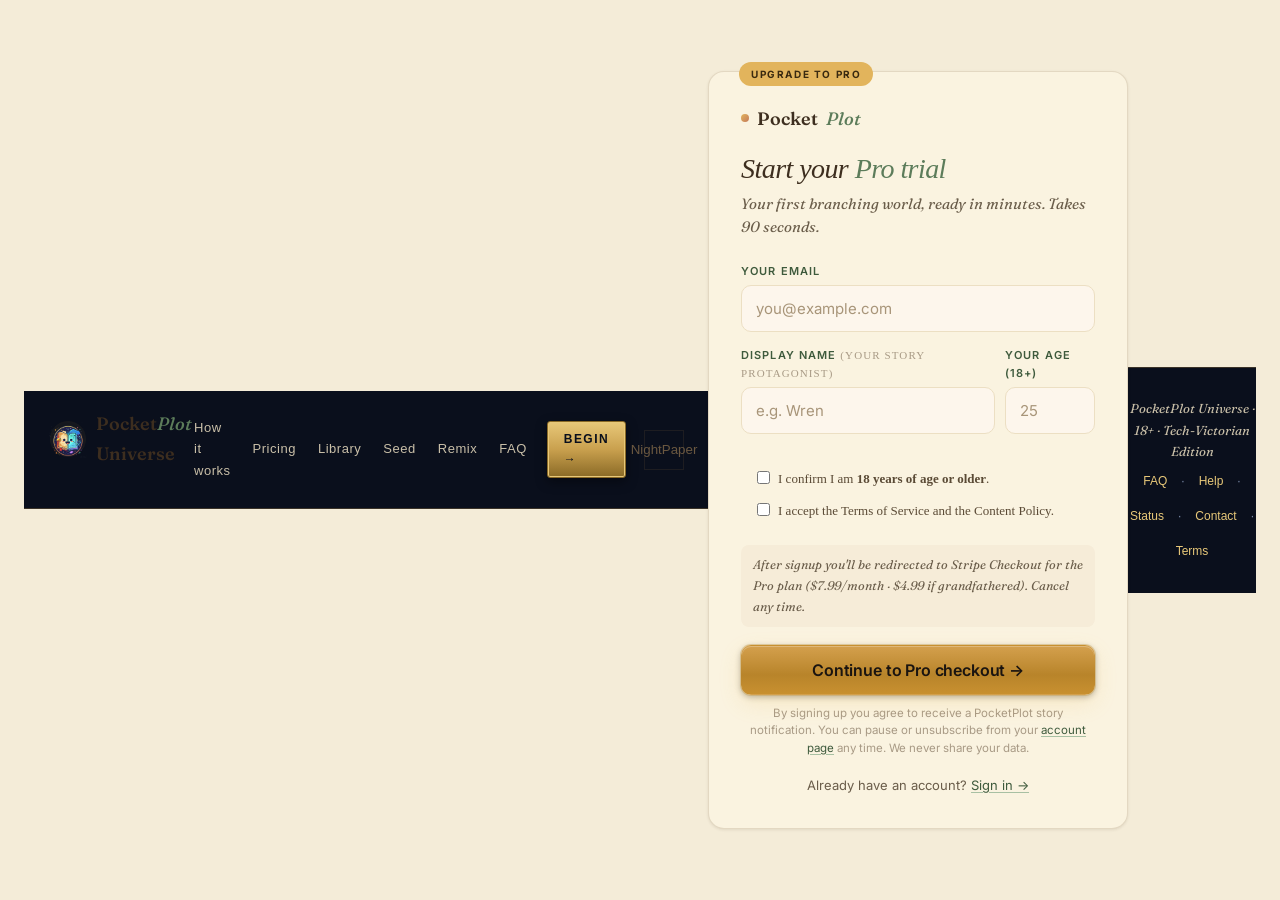
<file: signup-pro.html>
<!doctype html>
<html lang="en"><head>
<script>
(function() {
  const STORAGE_KEY = 'pocketplot-theme';
  // Valid themes
  const THEMES = ['warm-dark', 'warm-light'];
  const DEFAULT_THEME = 'warm-light';
  try {
    let theme = localStorage.getItem(STORAGE_KEY);
    if (!theme || !THEMES.includes(theme)) {
      // Detect system preference
      const prefersLight = window.matchMedia('(prefers-color-scheme: light)').matches;
      theme = DEFAULT_THEME;
      localStorage.setItem(STORAGE_KEY, theme);
    }
    document.documentElement.setAttribute('data-theme', theme);
    // Also expose theme on a CSS class for legacy support (if anyone uses it)
    document.documentElement.classList.add('theme-' + theme);
  } catch (e) {
    // localStorage might fail (private mode, etc) — fallback to default
    document.documentElement.setAttribute('data-theme', DEFAULT_THEME);
  }
})();
</script>
<meta charset="utf-8"><meta name="viewport" content="width=device-width, initial-scale=1.0">
<title>Start your free story · PocketPlot</title>
<link rel="preconnect" href="https://fonts.googleapis.com">
<link rel="preconnect" href="https://fonts.gstatic.com" crossorigin>
<link href="https://fonts.googleapis.com/css2?family=Fraunces:ital,opsz,wght@0,9..144,500;0,9..144,600;1,9..144,400&family=EB+Garamond:ital,wght@0,400;0,500;0,600;1,400&family=Inter:wght@400;500;600;700&display=swap" rel="stylesheet">
<style>


/* v26: Apple-style refinement overlay */
:root {
  /* Type scale - tighter, more disciplined */
  --type-xs:   0.75rem;     /* 12px */
  --type-sm:   0.875rem;    /* 14px */
  --type-base: 1rem;        /* 16px */
  --type-md:   1.125rem;    /* 18px */
  --type-lg:   1.25rem;     /* 20px */
  --type-xl:   1.5rem;      /* 24px */
  --type-2xl:  2rem;        /* 32px */
  --type-3xl:  2.75rem;     /* 44px */
  --type-4xl:  3.75rem;     /* 60px */
  --type-5xl:  5rem;        /* 80px */

  /* Spacing - 4px base */
  --space-1:   0.25rem;     /* 4px */
  --space-2:   0.5rem;      /* 8px */
  --space-3:   0.75rem;     /* 12px */
  --space-4:   1rem;        /* 16px */
  --space-5:   1.5rem;      /* 24px */
  --space-6:   2rem;        /* 32px */
  --space-7:   3rem;        /* 48px */
  --space-8:   4rem;        /* 64px */
  --space-9:   6rem;        /* 96px */

  /* Radii - Apple-style: tighter */
  --radius-sm:  6px;
  --radius:     10px;
  --radius-lg:  16px;
  --radius-xl:  22px;

  /* Shadows - subtle, layered */
  --shadow-sm:  0 1px 2px rgba(0,0,0,.18);
  --shadow:     0 4px 12px rgba(0,0,0,.22), 0 1px 3px rgba(0,0,0,.14);
  --shadow-lg:  0 14px 32px rgba(0,0,0,.32), 0 4px 10px rgba(0,0,0,.18);

  /* Muted accent (Apple-style: one restrained accent color) */
  --accent-cyan:    rgba(93, 222, 240, 0.55);
  --accent-cyan-2:  rgba(93, 222, 240, 0.85);
  --accent-magenta: rgba(232, 90, 138, 0.45);
  --accent-glow:    rgba(240, 181, 74, 0.18);

  /* Glass surface (frosted backdrop) */
  --glass:        rgba(15, 26, 46, 0.72);
  --glass-blur:   saturate(180%) blur(18px);

  /* Motion */
  --ease-out:    cubic-bezier(0.16, 1, 0.3, 1);
  --ease-in-out: cubic-bezier(0.65, 0, 0.35, 1);
  --dur-fast:    140ms;
  --dur:         220ms;
  --dur-slow:    400ms;
}

/* v26 hero composition - Apple-style restraint */
.hero {
  display: grid;
  grid-template-columns: 1.05fr 1fr;
  gap: var(--space-7);
  align-items: center;
  padding: var(--space-9) 0 var(--space-8);
  position: relative;
}
@media (max-width: 880px) {
  .hero { grid-template-columns: 1fr; gap: var(--space-5); padding: var(--space-7) 0 var(--space-6); }
}

/* Subtle gradient mesh behind the hero - replaces ornate corner brackets */
.hero::before {
  content: '';
  position: absolute;
  top: -10%;
  left: 50%;
  transform: translateX(-50%);
  width: 140%;
  height: 120%;
  background:
    radial-gradient(ellipse 40% 50% at 25% 40%, rgba(93,222,240,0.06), transparent 60%),
    radial-gradient(ellipse 40% 50% at 75% 60%, rgba(240,181,74,0.06), transparent 60%),
    radial-gradient(ellipse 50% 60% at 50% 30%, rgba(232,200,121,0.04), transparent 70%);
  z-index: -1;
  pointer-events: none;
}

.eyebrow {
  font-family: var(--font-sans);
  font-size: var(--type-xs);
  letter-spacing: 0.18em;
  text-transform: uppercase;
  color: var(--accent-light);
  font-weight: 500;
  margin-bottom: var(--space-3);
}

h1, .hero h1 {
  font-family: var(--font-serif);
  font-style: italic;
  font-weight: 500;
  font-size: clamp(2.75rem, 6vw, 5rem);
  letter-spacing: -0.025em;
  line-height: 1.05;
  color: var(--ink);
  margin: 0 0 var(--space-4);
}
.hero h1 em {
  font-style: italic;
  color: var(--accent-light);
  font-weight: 400;
}

.lead, .hero p {
  font-family: var(--font-sans);
  font-size: var(--type-md);
  line-height: 1.55;
  color: var(--ink-soft);
  margin: 0 0 var(--space-5);
  max-width: 30em;
}

.hero .art {
  display: flex;
  justify-content: center;
  align-items: center;
}
.hero-mark {
  width: 100%;
  max-width: 460px;
  height: auto;
  filter: drop-shadow(0 30px 60px rgba(240,181,74,.18)) drop-shadow(0 6px 12px rgba(0,0,0,.3));
  animation: hero-mark-float 8s ease-in-out infinite;
}
@keyframes hero-mark-float {
  0%, 100% { transform: translateY(0) rotate(0); }
  50%      { transform: translateY(-8px) rotate(-1deg); }
}

/* v26 buttons - Apple-style gradient + glow */
.btn, button.btn, a.btn {
  display: inline-flex;
  align-items: center;
  justify-content: center;
  gap: var(--space-2);
  padding: 14px 26px;
  font-family: var(--font-sans);
  font-size: var(--type-base);
  font-weight: 600;
  letter-spacing: -0.01em;
  border-radius: var(--radius);
  border: 1px solid transparent;
  cursor: pointer;
  text-decoration: none;
  transition: transform var(--dur) var(--ease-out),
              box-shadow var(--dur) var(--ease-out),
              background var(--dur) var(--ease-out);
  position: relative;
  -webkit-tap-highlight-color: transparent;
}
.btn:hover { transform: translateY(-1px); }
.btn:active { transform: translateY(0); }

/* Primary - brass gradient + soft glow */
.btn-primary, .btn:not(.secondary):not(.ghost) {
  background: linear-gradient(180deg, var(--accent-light) 0%, var(--accent) 60%, var(--accent-warm) 100%);
  color: #1a1410;
  box-shadow:
    0 1px 0 rgba(255,255,255,.25) inset,
    0 0 0 1px rgba(201,160,78,.4),
    0 8px 22px rgba(240,181,74,.18),
    0 2px 6px rgba(0,0,0,.3);
}
.btn-primary:hover, .btn:not(.secondary):not(.ghost):hover {
  box-shadow:
    0 1px 0 rgba(255,255,255,.3) inset,
    0 0 0 1px rgba(232,200,121,.6),
    0 14px 32px rgba(240,181,74,.32),
    0 3px 8px rgba(0,0,0,.3);
}

/* Secondary - hairline outline, transparent fill */
.btn-secondary {
  background: transparent;
  color: var(--ink);
  border-color: rgba(232,200,121,.32);
  backdrop-filter: blur(8px);
}
.btn-secondary:hover {
  background: rgba(232,200,121,.08);
  border-color: rgba(232,200,121,.55);
}

/* Ghost - text only with subtle hover */
.btn-ghost {
  background: transparent;
  color: var(--accent-light);
  border: none;
  padding: 12px 18px;
}
.btn-ghost:hover { color: var(--amber-l); }

/* v26 cards - clean hairline, generous whitespace */
.card, .panel, .feature {
  background: var(--bg-elevated);
  border: 1px solid rgba(201,160,78,.18);
  border-radius: var(--radius-lg);
  padding: var(--space-6);
  position: relative;
  transition: transform var(--dur) var(--ease-out),
              border-color var(--dur) var(--ease-out),
              background var(--dur) var(--ease-out);
}
.card:hover, .panel:hover, .feature:hover {
  transform: translateY(-2px);
  border-color: rgba(232,200,121,.36);
  background: linear-gradient(180deg, var(--bg-elevated) 0%, var(--surface) 100%);
}

/* Accent stripe (replaces heavy ornate top border) */
.card.accent, .feature.accent {
  position: relative;
  overflow: hidden;
}
.card.accent::before, .feature.accent::before {
  content: '';
  position: absolute;
  top: 0; left: 0; right: 0;
  height: 2px;
  background: linear-gradient(90deg, transparent 0%, var(--accent) 50%, transparent 100%);
  opacity: 0.7;
}

/* v26 navigation - sticky + frosted glass */
nav.main-nav, header.nav {
  position: sticky;
  top: 0;
  z-index: 100;
  background: var(--glass);
  backdrop-filter: var(--glass-blur);
  -webkit-backdrop-filter: var(--glass-blur);
  border-bottom: 1px solid rgba(201,160,78,.15);
  padding: var(--space-3) var(--space-6);
  display: flex;
  align-items: center;
  justify-content: space-between;
  font-family: var(--font-sans);
  font-size: var(--type-sm);
}

nav.main-nav .nav-link {
  color: var(--ink-soft);
  text-decoration: none;
  padding: var(--space-2) var(--space-3);
  border-radius: var(--radius-sm);
  transition: color var(--dur-fast), background var(--dur-fast);
  position: relative;
}
nav.main-nav .nav-link:hover {
  color: var(--accent-light);
  background: rgba(232,200,121,.06);
}
nav.main-nav .nav-link.active::after {
  content: '';
  position: absolute;
  bottom: -3px; left: 50%; transform: translateX(-50%);
  width: 18px; height: 2px;
  background: var(--accent);
  border-radius: 1px;
}

/* v26 mobile bottom nav */
@media (max-width: 880px) {
  body { padding-bottom: 60px; }
  .mobile-bottom-nav {
    display: flex;
    position: fixed;
    bottom: 0; left: 0; right: 0;
    height: 56px;
    background: var(--glass);
    backdrop-filter: var(--glass-blur);
    -webkit-backdrop-filter: var(--glass-blur);
    border-top: 1px solid rgba(201,160,78,.15);
    z-index: 90;
    justify-content: space-around;
    align-items: center;
    padding-bottom: env(safe-area-inset-bottom, 0);
  }
  .mobile-bottom-nav a {
    display: flex;
    flex-direction: column;
    align-items: center;
    gap: 2px;
    color: var(--ink-faint);
    text-decoration: none;
    font-size: 11px;
    font-family: var(--font-sans);
    padding: 6px 12px;
    min-width: 56px;
    min-height: 44px;
    justify-content: center;
  }
  .mobile-bottom-nav a.active { color: var(--accent-light); }
  .mobile-bottom-nav a .icon { font-size: 18px; line-height: 1; }
}
@media (min-width: 881px) {
  .mobile-bottom-nav { display: none; }
}

/* v26 section dividers - cleaner horizontal lines */
.divider, .section-divider, hr {
  height: 1px;
  background: linear-gradient(90deg, transparent 0%, rgba(232,200,121,.4) 50%, transparent 100%);
  border: none;
  margin: var(--space-6) 0;
}

/* v26 responsive typography */
@media (max-width: 880px) {
  body { font-size: 16px; }
  h1 { font-size: 2.25rem; }
  h2 { font-size: 1.75rem; }
  h3 { font-size: 1.25rem; }
  .wrap { padding: 0 var(--space-4); }
}

:root{
  --cream:#fdf6ec; --cream2:#f6ecd8; --cream3:#ecdfc3;
  --ink:#2c2c2c; --body:#4a4a4a; --body2:#6a5d4a; --faint:#a89a85;
  --moss:#5c7c5a; --mossD:#3e5a3c; --mossL:#a8c0a3;
  --gold:#e2b45c; --goldD:#8a6420;
  --terracotta:#c47a5a; --terracottaD:#a85a3a;
  --serif:"Fraunces",Georgia,serif;
  --sans:"Inter","Helvetica Neue",-apple-system,sans-serif;
}
*{margin:0;padding:0;box-sizing:border-box}
html{scroll-behavior:smooth}
body{font-family:var(--sans);color:var(--body);background:var(--cream);line-height:1.65;-webkit-font-smoothing:antialiased;min-height:100vh;display:flex;align-items:center;justify-content:center;padding:24px;background:linear-gradient(180deg,var(--cream) 0%, var(--cream2) 100%)}
a{color:inherit;text-decoration:none}
h1,h2,h3{font-family:var(--serif);color:var(--ink);font-weight:500;line-height:1.15;letter-spacing:-.01em}
h1{font-size:28px;margin-bottom:6px}
h1 em{font-style:italic;color:var(--moss);font-weight:500}
.lede{font-size:15px;color:var(--body2);font-family:var(--serif);font-style:italic;line-height:1.55;margin-bottom:24px}
.card{background:#fff;border:1px solid var(--cream3);border-radius:18px;padding:32px 30px;width:100%;max-width:420px;box-shadow:0 24px 50px rgba(60,40,20,.08), 0 2px 8px rgba(60,40,20,.04);position:relative}
.card::before{content:"Free to start";position:absolute;top:-10px;left:30px;background:var(--moss);color:#fff;font-size:10px;font-weight:700;letter-spacing:.16em;text-transform:uppercase;padding:4px 12px;border-radius:99px}
.card.pro::before{content:"Upgrade to Pro";background:var(--gold);color:#3a2a10}
.brand{font-family:var(--serif);font-size:18px;font-weight:600;color:var(--ink);margin-bottom:20px;display:flex;align-items:center;gap:8px}
.brand .dot{width:8px;height:8px;border-radius:50%;background:linear-gradient(135deg,var(--gold),var(--terracotta))}
.brand em{color:var(--moss);font-style:italic;font-weight:500}
.field{margin-bottom:14px}
.field label{display:block;font-size:11px;font-weight:600;letter-spacing:.1em;text-transform:uppercase;color:var(--mossD);margin-bottom:5px}
.field input{width:100%;padding:13px 14px;border:1.5px solid var(--cream3);border-radius:10px;font-family:var(--sans);font-size:15px;color:var(--ink);background:var(--cream);transition:all .15s;box-sizing:border-box}
.field input:focus{outline:none;border-color:var(--moss);background:#fff;box-shadow:0 0 0 4px rgba(92,124,90,.12)}
.field-row{display:grid;grid-template-columns:1fr 90px;gap:10px}
.btn{width:100%;background:var(--terracotta);color:#fff;border:none;padding:14px;border-radius:10px;font-family:var(--sans);font-weight:700;font-size:15px;letter-spacing:.02em;cursor:pointer;margin-top:6px;transition:background .12s}
.btn:hover{background:var(--terracottaD)}
.privacy{font-size:11.5px;color:var(--faint);text-align:center;margin-top:10px;line-height:1.5}
.privacy a{color:var(--mossD);text-decoration:underline;text-decoration-color:var(--mossL);text-underline-offset:2px}
.flash{padding:11px 14px;border-radius:9px;font-size:13.5px;margin-bottom:14px;background:#fdf5e3;border:1px solid var(--gold);color:#7a6420}
.flash.ok{background:#ecf3e3;border-color:var(--moss);color:var(--mossD)}
.flash.err{background:#fbe5e1;border-color:var(--terracotta);color:#7a3d20}
.alt{text-align:center;margin-top:18px;font-size:13px;color:var(--body2)}
.alt a{color:var(--mossD);text-decoration:underline;text-decoration-color:var(--mossL);text-underline-offset:2px}
.plan-note{font-size:12.5px;color:var(--body2);margin-top:8px;padding:10px 12px;background:var(--cream2);border-radius:8px;font-style:italic;font-family:var(--serif)}
</style><meta property="og:title" content="Begin Pro - PocketPlot Universe">
<meta property="og:description" content="PocketPlot Pro tier: 16 stories/day, 3000-word ceiling, BYOB, premium support.">
<meta property="og:image" content="/pocketplot_06_og-card-1200x630.jpg">
<meta property="og:image:width" content="1200">
<meta property="og:image:height" content="630">
<meta property="og:type" content="website">
<meta name="twitter:card" content="summary_large_image">
<meta name="twitter:title" content="Begin Pro - PocketPlot Universe">
<meta name="twitter:description" content="PocketPlot Pro tier: 16 stories/day, 3000-word ceiling, BYOB, premium support.">
<meta name="twitter:image" content="/pocketplot_06_og-card-1200x630.jpg">
</head>
<body>

  <header class="v18-mini">
    <a href="/" class="brand"><img src="/logo-halo-240.png" alt="PocketPlot Universe" width="40" height="37" class="brand-mark"><div class="wordmark-stack"><div class="wordmark-title">Pocket<em>Plot</em> Universe</div></div></a>
    <nav class="v18">
      <a href="/how-it-works">How it works</a>
      <a href="/pricing">Pricing</a>
      <a href="/library">Library</a>
      <a href="/seed">Seed</a>
      <a href="/remix">Remix</a>
      <a href="/faq">FAQ</a>
      <a href="/signup" class="cta">Begin →</a>
      <button type="button" class="theme-toggle" id="theme-toggle-btn" aria-label="Switch between Paper and Night themes" title="Switch themes (Paper / Night)">
  <svg class="icon-sun" viewBox="0 0 24 24" fill="none" xmlns="http://www.w3.org/2000/svg" aria-hidden="true">
    <circle cx="12" cy="12" r="4" stroke="currentColor" stroke-width="1.8"/>
    <path d="M12 2v2M12 20v2M4.93 4.93l1.41 1.41M17.66 17.66l1.41 1.41M2 12h2M20 12h2M6.34 17.66l-1.41 1.41M19.07 4.93l-1.41 1.41" stroke="currentColor" stroke-width="1.8" stroke-linecap="round"/>
  </svg>
  <svg class="icon-moon" viewBox="0 0 24 24" fill="none" xmlns="http://www.w3.org/2000/svg" aria-hidden="true">
    <path d="M21 12.79A9 9 0 1 1 11.21 3 7 7 0 0 0 21 12.79z" stroke="currentColor" stroke-width="1.8" stroke-linecap="round" stroke-linejoin="round"/>
  </svg>
  <svg class="icon-paper" viewBox="0 0 24 24" fill="none" xmlns="http://www.w3.org/2000/svg" aria-hidden="true">
    <rect x="4" y="3" width="16" height="18" rx="2" stroke="currentColor" stroke-width="1.8"/>
    <path d="M8 8h8M8 12h8M8 16h5" stroke="currentColor" stroke-width="1.8" stroke-linecap="round"/>
  </svg>
  <span class="label label-dark">Night</span>
  <span class="label label-light">Paper</span>
</button>
<script>
  // Bind handler AFTER window.pocketplot is defined
  (function bindThemeToggle() {
    function tryBind() {
      var btn = document.getElementById('theme-toggle-btn');
      if (!btn || btn._ppBound) return;
      if (!window.pocketplot || typeof window.pocketplot.toggleTheme !== 'function') {
        setTimeout(tryBind, 5);
        return;
      }
      btn.addEventListener('click', function() { window.pocketplot.toggleTheme(); });
      btn._ppBound = true;
    }
    if (document.readyState === 'loading') {
      document.addEventListener('DOMContentLoaded', tryBind);
    } else if (document.body) {
      tryBind();
    } else {
      document.addEventListener('DOMContentLoaded', tryBind);
    }
  })();
</script>
  </nav>
  </header>
  <style>
    .v18-mini {
      display: flex; justify-content: space-between; align-items: center;
      padding: 18px 24px;
      border-bottom: 1px solid rgba(201,160,78,.25);
      background: #0a0f1c;
    }
    .v18-mini .brand svg { width: 200px; height: 44px; }
    .v18-mini nav { display: flex; gap: 18px; align-items: center; }
    .v18-mini nav a {
      color: #c9bfa8; text-decoration: none;
      font-family: 'DM Sans',sans-serif; font-size: 13px; font-weight: 500;
      letter-spacing: .04em;
      padding: 4px 2px;
      border-bottom: 1px solid transparent;
      transition: color .2s, border-color .2s;
    }
    .v18-mini nav a:hover { color: #ffd47a; border-bottom-color: #c9a04e; }
    .v18-mini nav a.cta {
      font-family: 'DM Sans',sans-serif; font-weight: 700; font-size: 12px;
      letter-spacing: .12em; text-transform: uppercase;
      background: linear-gradient(180deg, #e8c879 0%, #c9a04e 50%, #8a6a26 100%);
      color: #0a0f1c;
      padding: 8px 16px; border-radius: 3px;
      border: 1px solid #8a6a26;
      box-shadow: 0 0 0 1px #e8c879 inset, 0 4px 12px rgba(0,0,0,.4);
    }
    .v18-mini nav a.cta:hover {
      box-shadow: 0 0 0 1px #ffd47a inset, 0 0 16px #f0b54a;
    }
  
/* Theme toggle button — visible on both themes */
.theme-toggle {
  background: transparent;
  border: 1px solid var(--border);
  border-radius: var(--radius-pill);
  width: 40px;
  height: 40px;
  display: inline-flex;
  align-items: center;
  justify-content: center;
  cursor: pointer;
  color: var(--ink-soft);
  transition: color 200ms, border-color 200ms, background 200ms;
  padding: 0;
  flex-shrink: 0;
}
.theme-toggle:hover {
  border-color: var(--border-strong);
  color: var(--accent-light);
  background: rgba(201, 160, 78, 0.06);
}
.theme-toggle svg {
  width: 18px;
  height: 18px;
  transition: opacity 200ms, transform 200ms;
}
/* Show sun when in dark mode (click to go to light) */
.theme-toggle .icon-moon { display: none; }
.theme-toggle .icon-sun { display: inline-block; }
html[data-theme="warm-light"] .theme-toggle .icon-sun { display: none; }
html[data-theme="warm-light"] .theme-toggle .icon-moon { display: inline-block; }


/* v29 theme system (Kindle-e-ink warm themes) */

v30 design system - layered on top of v29 */

:root, html[data-theme="warm-dark"] {
  /* === Backgrounds === */
  --bg:              #0a0f1c;       /* page background */
  --bg-elevated:     #15243f;       /* cards, surfaces, raised UI */
  --bg-overlay:      rgba(15, 26, 46, 0.78);  /* nav backdrop blur */
  --surface:         #1f3460;       /* hover states */
  --surface-strong:  #2a4275;       /* pressed/active */

  /* === Text hierarchy (4 tiers) === */
  --text-heading:    #f5ecd6;       /* h1, h2, page titles */
  --text-body:       #d8cba8;       /* paragraphs */
  --text-caption:    #9eb6d4;       /* hints, timestamps */
  --text-faint:      #6c7891;       /* footer, near-invisible */

  /* === Brand & actions === */
  --brand:           #c9a04e;       /* brass — the single brand color */
  --brand-light:     #e8c879;       /* hover, focus */
  --brand-deep:      #8a6a26;       /* pressed state */
  --brand-soft:      rgba(201, 160, 78, 0.18);  /* selection bg */
  --brand-text:      #1a1410;       /* text color on brass backgrounds */
  --accent:          #c9a04e;       /* alias of brand for clarity */

  /* === Status === */
  --success:         #1d6b50;       /* emerald - done, success */
  --success-light:   #3a8c6c;
  --warning:         #f0b54a;       /* amber - caution */
  --warning-deep:    #8a5e1a;
  --danger:          #a02020;       /* rust - delete, error */
  --danger-light:    #e07070;

  /* === Surfaces === */
  --border:          rgba(201, 160, 78, 0.18);
  --border-strong:   rgba(201, 160, 78, 0.45);
  --shadow-sm:       0 1px 3px rgba(0, 0, 0, 0.20);
  --shadow:          0 4px 12px rgba(0, 0, 0, 0.45);
  --shadow-lg:       0 14px 32px rgba(0, 0, 0, 0.55);
}


html[data-theme="warm-light"] {
  /* === Backgrounds === */
  --bg:              #f4ecd8;       /* warm cream paper */
  --bg-elevated:     #faf3e0;       /* lighter cream for cards */
  --bg-overlay:      rgba(244, 236, 216, 0.85);
  --surface:         #ebe0c8;
  --surface-strong:  #d8c8a8;

  /* === Text hierarchy === */
  --text-heading:    #3d2e1f;       /* warm dark brown - strongest */
  --text-body:       #5a4a35;       /* warm brown body */
  --text-caption:    #8b7558;       /* tertiary warm brown */
  --text-faint:      #a89579;       /* near-invisible warm brown */

  /* === Brand & actions === */
  --brand:           #b8842a;       /* brass - warmer/darker for cream bg */
  --brand-light:     #d4a04d;
  --brand-deep:      #7a5518;
  --brand-soft:      rgba(184, 132, 42, 0.14);
  --brand-text:      #fef9ec;       /* light text on brass button */
  --accent:          #b8842a;

  /* === Status === */
  --success:         #2d8a5e;       /* slightly darker emerald for cream */
  --success-light:   #4ca97a;
  --warning:         #c89030;       /* darker amber for cream */
  --warning-deep:    #a07020;
  --danger:          #b03030;       /* slightly brighter rust for cream */
  --danger-light:    #d05050;

  /* === Surfaces === */
  --border:          rgba(122, 98, 56, 0.20);
  --border-strong:   rgba(122, 98, 56, 0.55);
  --shadow-sm:       0 1px 3px rgba(60, 40, 15, 0.10);
  --shadow:          0 1px 3px rgba(60, 40, 15, 0.12), 0 4px 10px rgba(60, 40, 15, 0.06);
  --shadow-lg:       0 4px 12px rgba(60, 40, 15, 0.18), 0 14px 28px rgba(60, 40, 15, 0.12);
}


/* === Base typography (resets existing colors to use new tokens) === */
html, body {
  background: var(--bg);
  color: var(--text-body);
  transition: background 220ms ease, color 220ms ease;
}
h1, h2, h3, h4 {
  color: var(--text-heading);
  font-family: var(--font-serif, Georgia, serif);
  font-weight: 500;
  letter-spacing: -0.02em;
}
p, li {
  color: var(--text-body);
}
small, .text-caption {
  color: var(--text-caption);
}
.text-faint {
  color: var(--text-faint);
}

/* === Buttons (3 tiers) === */
.btn-primary, button.btn-primary, a.btn-primary {
  background: linear-gradient(180deg, var(--brand-light) 0%, var(--brand) 70%, var(--brand-deep) 100%);
  color: var(--brand-text);
  border: 1px solid rgba(255, 255, 255, 0.10);
  border-radius: var(--radius-pill, 999px);
  font-weight: 600;
  letter-spacing: -0.01em;
  padding: 14px 28px;
  box-shadow:
    0 1px 0 rgba(255, 255, 255, 0.20) inset,
    0 0 0 1px var(--border-strong),
    0 6px 18px var(--brand-soft),
    0 2px 6px var(--shadow-sm);
  transition: transform 200ms var(--ease-out), box-shadow 200ms;
}
.btn-primary:hover {
  transform: translateY(-1px);
  box-shadow:
    0 1px 0 rgba(255, 255, 255, 0.30) inset,
    0 0 0 1px var(--brand-light),
    0 10px 24px rgba(201, 160, 78, 0.28),
    0 3px 8px var(--shadow);
}

.btn-secondary {
  background: transparent;
  color: var(--text-body);
  border: 1px solid var(--border-strong);
  border-radius: var(--radius-pill, 999px);
  padding: 13px 26px;
  font-weight: 600;
  transition: background 200ms, border-color 200ms, color 200ms;
}
.btn-secondary:hover {
  background: var(--brand-soft);
  border-color: var(--brand);
  color: var(--text-heading);
}

.btn-tertiary {
  background: transparent;
  color: var(--brand);
  text-decoration: none;
  font-weight: 500;
  padding: 8px 4px;
  border: none;
  border-bottom: 1px solid transparent;
  transition: border-color 200ms;
}
.btn-tertiary:hover {
  border-bottom-color: var(--brand);
}

/* === Status badges === */
.status-success, .badge-success {
  background: var(--brand-soft);
  color: var(--success-light);
  border: 1px solid var(--success);
}
.status-warning, .badge-warning {
  background: rgba(240, 181, 74, 0.10);
  color: var(--warning);
  border: 1px solid var(--warning);
}
.status-danger, .badge-danger {
  background: rgba(160, 32, 32, 0.10);
  color: var(--danger-light);
  border: 1px solid var(--danger);
}
html[data-theme="warm-light"] .status-warning {
  color: var(--warning-deep);
}

/* === Cards === */
.card, .panel {
  background: var(--bg-elevated);
  border: 1px solid var(--border);
  border-radius: var(--radius-lg, 16px);
  padding: var(--space-6, 2rem);
  box-shadow: var(--shadow-sm);
}
.card:hover {
  border-color: var(--border-strong);
  background: linear-gradient(180deg, var(--bg-elevated) 0%, var(--surface) 100%);
}

/* === Links === */
a {
  color: var(--brand);
  text-decoration: none;
  border-bottom: 1px solid transparent;
  transition: border-color 200ms;
}
a:hover {
  border-bottom-color: var(--brand);
}

/* === Nav === */
.nav, header.nav {
  background: var(--bg-overlay);
  border-bottom: 1px solid var(--border);
}

/* === Inputs === */
input, textarea, select {
  background: var(--bg-elevated);
  color: var(--text-heading);
  border: 1px solid var(--border-strong);
  border-radius: var(--radius, 8px);
}
input:focus, textarea:focus {
  border-color: var(--brand);
  outline: none;
  box-shadow: 0 0 0 3px var(--brand-soft);
}
::placeholder {
  color: var(--text-faint);
}

/* === Buttons (interactive ink) === */
button, a.btn {
  -webkit-tap-highlight-color: transparent;
}

/* === Selection === */
::selection {
  background: var(--brand-soft);
  color: var(--text-heading);
}



/* ============================================================
   THEME TOKENS - v29: Kindle-e-ink warm themes
   Each semantic variable gets values for BOTH themes.
   ============================================================ */
:root {
  /* Defaults = warm-dark (the "default" Apple-restrained look) */
  --bg:            #0a0f1c;        /* page background */
  --bg-elevated:   #15243f;        /* card background */
  --bg-overlay:    rgba(15, 26, 46, 0.78);  /* nav backdrop blur */
  --surface:       #1f3460;        /* hover states, secondary surfaces */
  --border:        rgba(201, 160, 78, 0.14);  /* hairline */
  --border-strong: rgba(201, 160, 78, 0.45);

  --ink:           #f5ecd6;        /* primary text — warm cream */
  --ink-soft:      #d8cba8;        /* body text — slight fade */
  --ink-muted:     #9eb6d4;        /* tertiary text */
  --ink-faint:     #6c7891;        /* footer, hints */

  --accent:        #c9a04e;        /* brass */
  --accent-light:  #e8c879;        /* lighter brass */
  --accent-deep:   #8a6a26;        /* deeper brass */
  --accent-warm:   #f0b54a;        /* amber — secondary accent */

  --button-text:   #1a1410;        /* dark text on brass buttons */

  --shadow:        0 4px 12px rgba(0, 0, 0, 0.45);
  --shadow-lg:     0 14px 32px rgba(0, 0, 0, 0.55);

  --hero-gradient:
    radial-gradient(ellipse 40% 50% at 25% 40%, rgba(93,222,240,0.05), transparent 60%),
    radial-gradient(ellipse 40% 50% at 75% 60%, rgba(240,181,74,0.05), transparent 60%),
    var(--bg);
}

/* WARM-LIGHT theme = Kindle paper / e-ink look
   Warm cream background (not white) + warm dark brown text (not black)
   Easier on the eyes for long reading than pure white */
html[data-theme="warm-light"] {
  --bg:            #f4ecd8;        /* warm cream — like a paperback page */
  --bg-elevated:   #faf3e0;        /* lighter cream for cards */
  --bg-overlay:    rgba(244, 236, 216, 0.85);
  --surface:       #ebe0c8;        /* hover state — slightly deeper cream */
  --border:        rgba(122, 98, 56, 0.18);  /* warm brown hairline */
  --border-strong: rgba(122, 98, 56, 0.55);

  --ink:           #3d2e1f;        /* warm dark brown — like book ink */
  --ink-soft:      #6b5840;        /* softer brown for body */
  --ink-muted:     #8b7558;        /* tertiary text — like aged paper */
  --ink-faint:     #a89579;        /* footer, hints */

  --accent:        #b8842a;        /* brass — slightly warmer/darker for cream */
  --accent-light:  #d4a04d;        /* lighter brass */
  --accent-deep:   #7a5518;
  --accent-warm:   #c89030;        /* amber */

  --button-text:   #fef9ec;        /* light text on brass buttons (inverted for cream bg) */
  /* Better: dark text on warm brass button for cream theme */

  --shadow:        0 1px 3px rgba(60, 40, 15, 0.10), 0 4px 10px rgba(60, 40, 15, 0.06);
  --shadow-lg:     0 4px 12px rgba(60, 40, 15, 0.18), 0 14px 28px rgba(60, 40, 15, 0.12);

  --hero-gradient:
    radial-gradient(ellipse 40% 50% at 25% 40%, rgba(184, 132, 42, 0.04), transparent 60%),
    radial-gradient(ellipse 40% 50% at 75% 60%, rgba(184, 132, 42, 0.04), transparent 60%),
    var(--bg);
}

/* Override button text for warm-light theme — keep dark text on brass */
html[data-theme="warm-light"] .cta-primary,
html[data-theme="warm-light"] button.btn-primary,
html[data-theme="warm-light"] .tier.featured .btn {
  color: #1a1410;  /* dark text on brass */
}
</style>

<div class="card pro">
  <div class="brand"><span class="dot"></span>Pocket<em>Plot</em></div>
  <h1>Start your <em>Pro trial</em></h1>
  <p class="lede">Your first branching world, ready in minutes. Takes 90 seconds.</p>
  
    
  
  <form method="post" action="/subscribe">
    <input type="hidden" name="plan" value="pro">
    <div class="field">
      <label>Your email</label>
      <input type="email" name="email" required placeholder="you@example.com" autocomplete="email">
    </div>
    <div class="field field-row">
      <div>
        <label>Display name <span style="font-family:Karla;font-size:11px;color:var(--faint);font-weight:400">(your story protagonist)</span></label>
        <input type="text" name="child_name" required placeholder="e.g. Wren" minlength="1" maxlength="40">
      </div>
      <div>
        <label>Your age (18+)</label>
        <input type="number" name="child_age" min="18" max="120" required placeholder="25">
      </div>
    </div>

    <div style="margin-top:18px;padding:16px;background:var(--paper-2);border:1px solid var(--paper-3);border-radius:10px;font-family:Karla;font-size:13px;color:var(--ink2)">
      <label style="display:flex;gap:8px;align-items:flex-start;cursor:pointer;margin-bottom:10px">
        <input type="checkbox" name="age_confirmed" required style="margin-top:3px">
        <span>I confirm I am <b>18 years of age or older</b>.</span>
      </label>
      <label style="display:flex;gap:8px;align-items:flex-start;cursor:pointer">
        <input type="checkbox" name="terms_accepted" required style="margin-top:3px">
        <span>I accept the <a href="/terms" style="color:var(--rust)">Terms of Service</a> and the <a href="/faq#content-policy" style="color:var(--rust)">Content Policy</a>.</span>
      </label>
    </div>

      <div class="plan-note">After signup you'll be redirected to Stripe Checkout for the Pro plan ($7.99/month · $4.99 if grandfathered). Cancel any time.</div>

    <button class="btn" type="submit" style="margin-top:18px">Continue to Pro checkout &rarr;</button>
  </form>
  <p class="privacy">By signing up you agree to receive a PocketPlot story notification. You can pause or unsubscribe from your <a href="/me">account page</a> any time. We never share your data.</p>
  <p class="alt">Already have an account? <a href="/login">Sign in &rarr;</a></p>
</div>

  <footer style="margin-top:60px;padding:30px 0;border-top:1px solid rgba(201,160,78,.25);background:#0a0f1c;text-align:center;font-family:'DM Sans',sans-serif;font-size:12px;color:#7a8aa8">
    <div style="font-family:Fraunces,Georgia,serif;font-style:italic;font-size:13px;color:#c9bfa8;margin-bottom:10px">PocketPlot Universe · 18+ · Tech-Victorian Edition</div>
    <div style="display:flex;justify-content:center;gap:14px;flex-wrap:wrap">
      <a href="/faq" style="color:#e8c879;text-decoration:none">FAQ</a>·
      <a href="/help" style="color:#e8c879;text-decoration:none">Help</a>·
      <a href="/status" style="color:#e8c879;text-decoration:none">Status</a>·
      <a href="/contact" style="color:#e8c879;text-decoration:none">Contact</a>·
      <a href="/terms" style="color:#e8c879;text-decoration:none">Terms</a>
    </div>
  </footer>

<script>
// v33 motion: scroll-triggered reveals + count-up animations
(function() {
  var prefersReducedMotion = window.matchMedia('(prefers-reduced-motion: reduce)').matches;

  // If reduced motion, reveal everything immediately and bail
  if (prefersReducedMotion) {
    document.querySelectorAll('.reveal').forEach(function(el) {
      el.classList.add('visible');
    });
    document.querySelectorAll('.stat .n').forEach(function(el) {
      el.classList.add('visible');
    });
    return;
  }

  // IntersectionObserver: add .visible when 15% in view
  if ('IntersectionObserver' in window) {
    var observer = new IntersectionObserver(function(entries) {
      entries.forEach(function(entry) {
        if (entry.isIntersecting) {
          entry.target.classList.add('visible');
          observer.unobserve(entry.target);
        }
      });
    }, {
      threshold: 0.15,
      rootMargin: '0px 0px -60px 0px'  // trigger slightly before fully visible
    });

    // Observe all .reveal elements
    document.querySelectorAll('.reveal').forEach(function(el) {
      observer.observe(el);
    });

    // Observe stat numbers (have their own .n class)
    document.querySelectorAll('.stat .n').forEach(function(el) {
      observer.observe(el);
    });
  } else {
    // Fallback: just show everything
    document.querySelectorAll('.reveal, .stat .n').forEach(function(el) {
      el.classList.add('visible');
    });
  }

  // Toggle button: add spinning class momentarily on click
  var toggleBtn = document.getElementById('theme-toggle-btn');
  if (toggleBtn) {
    toggleBtn.addEventListener('click', function() {
      toggleBtn.classList.add('spinning');
      setTimeout(function() {
        toggleBtn.classList.remove('spinning');
      }, 400);
    });
  }

  // Count-up animation for .stat .n when it gets .visible
  document.querySelectorAll('.stat .n').forEach(function(el) {
    var targetText = (el.textContent || '').trim();
    var targetNum = parseFloat(targetText.replace(/[^0-9.]/g, ''));
    if (isNaN(targetNum)) return;
    var duration = 1200;
    var start = performance.now();
    var origText = targetText;
    var suffix = targetText.replace(/[0-9.]/g, '').trim();

    function tick() {
      var elapsed = performance.now() - start;
      if (elapsed >= duration) {
        el.textContent = targetNum + suffix;
        return;
      }
      var progress = elapsed / duration;
      // ease-out-cubic
      var eased = 1 - Math.pow(1 - progress, 3);
      var current = Math.floor(targetNum * eased);
      el.textContent = current + suffix;
      requestAnimationFrame(tick);
    }

    // Start count-up when .visible class is added
    var mo = new MutationObserver(function(muts) {
      muts.forEach(function(m) {
        if (m.attributeName === 'class' && el.classList.contains('visible')) {
          mo.disconnect();
          el.textContent = '0' + suffix;
          requestAnimationFrame(tick);
        }
      });
    });
    mo.observe(el, { attributes: true });
  });
})();
</script>
<!-- v33 motion system applied -->
</body></html>
</file>
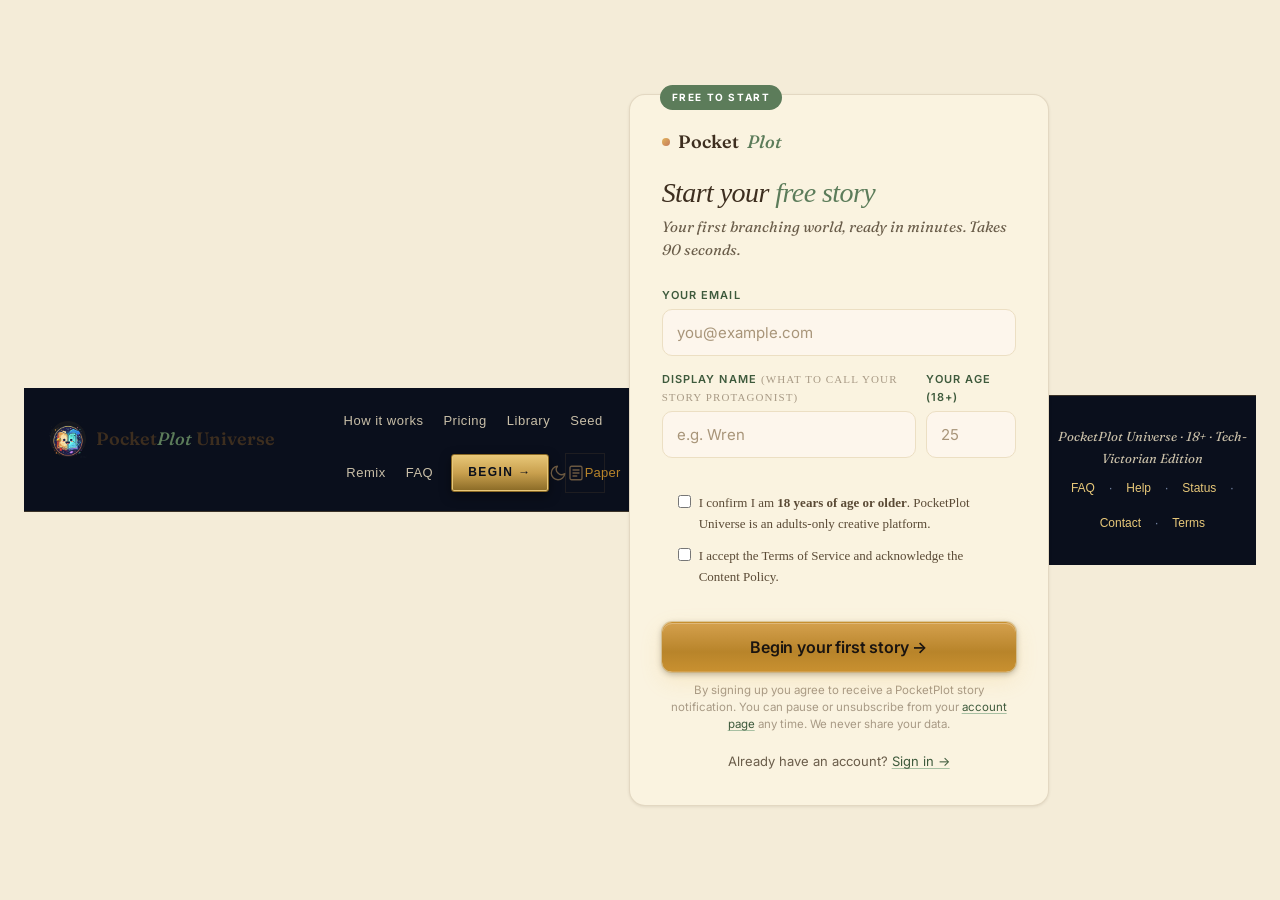
<file: signup.html>
<!doctype html>
<html lang="en"><head>
<script>
(function() {
  const STORAGE_KEY = 'pocketplot-theme';
  // Valid themes
  const THEMES = ['warm-dark', 'warm-light'];
  const DEFAULT_THEME = 'warm-light';
  try {
    let theme = localStorage.getItem(STORAGE_KEY);
    if (!theme || !THEMES.includes(theme)) {
      // Detect system preference
      const prefersLight = window.matchMedia('(prefers-color-scheme: light)').matches;
      theme = DEFAULT_THEME;
      localStorage.setItem(STORAGE_KEY, theme);
    }
    document.documentElement.setAttribute('data-theme', theme);
    // Also expose theme on a CSS class for legacy support (if anyone uses it)
    document.documentElement.classList.add('theme-' + theme);
  } catch (e) {
    // localStorage might fail (private mode, etc) — fallback to default
    document.documentElement.setAttribute('data-theme', DEFAULT_THEME);
  }
})();
</script>
<meta charset="utf-8"><meta name="viewport" content="width=device-width, initial-scale=1.0">
<title>Start your free story · PocketPlot</title>
<link rel="preconnect" href="https://fonts.googleapis.com">
<link rel="preconnect" href="https://fonts.gstatic.com" crossorigin>
<link href="https://fonts.googleapis.com/css2?family=Fraunces:ital,opsz,wght@0,9..144,500;0,9..144,600;1,9..144,400&family=EB+Garamond:ital,wght@0,400;0,500;0,600;1,400&family=Inter:wght@400;500;600;700&display=swap" rel="stylesheet">
<style>


/* v26: Apple-style refinement overlay */
:root {
  /* Type scale - tighter, more disciplined */
  --type-xs:   0.75rem;     /* 12px */
  --type-sm:   0.875rem;    /* 14px */
  --type-base: 1rem;        /* 16px */
  --type-md:   1.125rem;    /* 18px */
  --type-lg:   1.25rem;     /* 20px */
  --type-xl:   1.5rem;      /* 24px */
  --type-2xl:  2rem;        /* 32px */
  --type-3xl:  2.75rem;     /* 44px */
  --type-4xl:  3.75rem;     /* 60px */
  --type-5xl:  5rem;        /* 80px */

  /* Spacing - 4px base */
  --space-1:   0.25rem;     /* 4px */
  --space-2:   0.5rem;      /* 8px */
  --space-3:   0.75rem;     /* 12px */
  --space-4:   1rem;        /* 16px */
  --space-5:   1.5rem;      /* 24px */
  --space-6:   2rem;        /* 32px */
  --space-7:   3rem;        /* 48px */
  --space-8:   4rem;        /* 64px */
  --space-9:   6rem;        /* 96px */

  /* Radii - Apple-style: tighter */
  --radius-sm:  6px;
  --radius:     10px;
  --radius-lg:  16px;
  --radius-xl:  22px;

  /* Shadows - subtle, layered */
  --shadow-sm:  0 1px 2px rgba(0,0,0,.18);
  --shadow:     0 4px 12px rgba(0,0,0,.22), 0 1px 3px rgba(0,0,0,.14);
  --shadow-lg:  0 14px 32px rgba(0,0,0,.32), 0 4px 10px rgba(0,0,0,.18);

  /* Muted accent (Apple-style: one restrained accent color) */
  --accent-cyan:    rgba(93, 222, 240, 0.55);
  --accent-cyan-2:  rgba(93, 222, 240, 0.85);
  --accent-magenta: rgba(232, 90, 138, 0.45);
  --accent-glow:    rgba(240, 181, 74, 0.18);

  /* Glass surface (frosted backdrop) */
  --glass:        rgba(15, 26, 46, 0.72);
  --glass-blur:   saturate(180%) blur(18px);

  /* Motion */
  --ease-out:    cubic-bezier(0.16, 1, 0.3, 1);
  --ease-in-out: cubic-bezier(0.65, 0, 0.35, 1);
  --dur-fast:    140ms;
  --dur:         220ms;
  --dur-slow:    400ms;
}

/* v26 hero composition - Apple-style restraint */
.hero {
  display: grid;
  grid-template-columns: 1.05fr 1fr;
  gap: var(--space-7);
  align-items: center;
  padding: var(--space-9) 0 var(--space-8);
  position: relative;
}
@media (max-width: 880px) {
  .hero { grid-template-columns: 1fr; gap: var(--space-5); padding: var(--space-7) 0 var(--space-6); }
}

/* Subtle gradient mesh behind the hero - replaces ornate corner brackets */
.hero::before {
  content: '';
  position: absolute;
  top: -10%;
  left: 50%;
  transform: translateX(-50%);
  width: 140%;
  height: 120%;
  background:
    radial-gradient(ellipse 40% 50% at 25% 40%, rgba(93,222,240,0.06), transparent 60%),
    radial-gradient(ellipse 40% 50% at 75% 60%, rgba(240,181,74,0.06), transparent 60%),
    radial-gradient(ellipse 50% 60% at 50% 30%, rgba(232,200,121,0.04), transparent 70%);
  z-index: -1;
  pointer-events: none;
}

.eyebrow {
  font-family: var(--font-sans);
  font-size: var(--type-xs);
  letter-spacing: 0.18em;
  text-transform: uppercase;
  color: var(--accent-light);
  font-weight: 500;
  margin-bottom: var(--space-3);
}

h1, .hero h1 {
  font-family: var(--font-serif);
  font-style: italic;
  font-weight: 500;
  font-size: clamp(2.75rem, 6vw, 5rem);
  letter-spacing: -0.025em;
  line-height: 1.05;
  color: var(--ink);
  margin: 0 0 var(--space-4);
}
.hero h1 em {
  font-style: italic;
  color: var(--accent-light);
  font-weight: 400;
}

.lead, .hero p {
  font-family: var(--font-sans);
  font-size: var(--type-md);
  line-height: 1.55;
  color: var(--ink-soft);
  margin: 0 0 var(--space-5);
  max-width: 30em;
}

.hero .art {
  display: flex;
  justify-content: center;
  align-items: center;
}
.hero-mark {
  width: 100%;
  max-width: 460px;
  height: auto;
  filter: drop-shadow(0 30px 60px rgba(240,181,74,.18)) drop-shadow(0 6px 12px rgba(0,0,0,.3));
  animation: hero-mark-float 8s ease-in-out infinite;
}
@keyframes hero-mark-float {
  0%, 100% { transform: translateY(0) rotate(0); }
  50%      { transform: translateY(-8px) rotate(-1deg); }
}

/* v26 buttons - Apple-style gradient + glow */
.btn, button.btn, a.btn {
  display: inline-flex;
  align-items: center;
  justify-content: center;
  gap: var(--space-2);
  padding: 14px 26px;
  font-family: var(--font-sans);
  font-size: var(--type-base);
  font-weight: 600;
  letter-spacing: -0.01em;
  border-radius: var(--radius);
  border: 1px solid transparent;
  cursor: pointer;
  text-decoration: none;
  transition: transform var(--dur) var(--ease-out),
              box-shadow var(--dur) var(--ease-out),
              background var(--dur) var(--ease-out);
  position: relative;
  -webkit-tap-highlight-color: transparent;
}
.btn:hover { transform: translateY(-1px); }
.btn:active { transform: translateY(0); }

/* Primary - brass gradient + soft glow */
.btn-primary, .btn:not(.secondary):not(.ghost) {
  background: linear-gradient(180deg, var(--accent-light) 0%, var(--accent) 60%, var(--accent-warm) 100%);
  color: #1a1410;
  box-shadow:
    0 1px 0 rgba(255,255,255,.25) inset,
    0 0 0 1px rgba(201,160,78,.4),
    0 8px 22px rgba(240,181,74,.18),
    0 2px 6px rgba(0,0,0,.3);
}
.btn-primary:hover, .btn:not(.secondary):not(.ghost):hover {
  box-shadow:
    0 1px 0 rgba(255,255,255,.3) inset,
    0 0 0 1px rgba(232,200,121,.6),
    0 14px 32px rgba(240,181,74,.32),
    0 3px 8px rgba(0,0,0,.3);
}

/* Secondary - hairline outline, transparent fill */
.btn-secondary {
  background: transparent;
  color: var(--ink);
  border-color: rgba(232,200,121,.32);
  backdrop-filter: blur(8px);
}
.btn-secondary:hover {
  background: rgba(232,200,121,.08);
  border-color: rgba(232,200,121,.55);
}

/* Ghost - text only with subtle hover */
.btn-ghost {
  background: transparent;
  color: var(--accent-light);
  border: none;
  padding: 12px 18px;
}
.btn-ghost:hover { color: var(--amber-l); }

/* v26 cards - clean hairline, generous whitespace */
.card, .panel, .feature {
  background: var(--bg-elevated);
  border: 1px solid rgba(201,160,78,.18);
  border-radius: var(--radius-lg);
  padding: var(--space-6);
  position: relative;
  transition: transform var(--dur) var(--ease-out),
              border-color var(--dur) var(--ease-out),
              background var(--dur) var(--ease-out);
}
.card:hover, .panel:hover, .feature:hover {
  transform: translateY(-2px);
  border-color: rgba(232,200,121,.36);
  background: linear-gradient(180deg, var(--bg-elevated) 0%, var(--surface) 100%);
}

/* Accent stripe (replaces heavy ornate top border) */
.card.accent, .feature.accent {
  position: relative;
  overflow: hidden;
}
.card.accent::before, .feature.accent::before {
  content: '';
  position: absolute;
  top: 0; left: 0; right: 0;
  height: 2px;
  background: linear-gradient(90deg, transparent 0%, var(--accent) 50%, transparent 100%);
  opacity: 0.7;
}

/* v26 navigation - sticky + frosted glass */
nav.main-nav, header.nav {
  position: sticky;
  top: 0;
  z-index: 100;
  background: var(--glass);
  backdrop-filter: var(--glass-blur);
  -webkit-backdrop-filter: var(--glass-blur);
  border-bottom: 1px solid rgba(201,160,78,.15);
  padding: var(--space-3) var(--space-6);
  display: flex;
  align-items: center;
  justify-content: space-between;
  font-family: var(--font-sans);
  font-size: var(--type-sm);
}

nav.main-nav .nav-link {
  color: var(--ink-soft);
  text-decoration: none;
  padding: var(--space-2) var(--space-3);
  border-radius: var(--radius-sm);
  transition: color var(--dur-fast), background var(--dur-fast);
  position: relative;
}
nav.main-nav .nav-link:hover {
  color: var(--accent-light);
  background: rgba(232,200,121,.06);
}
nav.main-nav .nav-link.active::after {
  content: '';
  position: absolute;
  bottom: -3px; left: 50%; transform: translateX(-50%);
  width: 18px; height: 2px;
  background: var(--accent);
  border-radius: 1px;
}

/* v26 mobile bottom nav */
@media (max-width: 880px) {
  body { padding-bottom: 60px; }
  .mobile-bottom-nav {
    display: flex;
    position: fixed;
    bottom: 0; left: 0; right: 0;
    height: 56px;
    background: var(--glass);
    backdrop-filter: var(--glass-blur);
    -webkit-backdrop-filter: var(--glass-blur);
    border-top: 1px solid rgba(201,160,78,.15);
    z-index: 90;
    justify-content: space-around;
    align-items: center;
    padding-bottom: env(safe-area-inset-bottom, 0);
  }
  .mobile-bottom-nav a {
    display: flex;
    flex-direction: column;
    align-items: center;
    gap: 2px;
    color: var(--ink-faint);
    text-decoration: none;
    font-size: 11px;
    font-family: var(--font-sans);
    padding: 6px 12px;
    min-width: 56px;
    min-height: 44px;
    justify-content: center;
  }
  .mobile-bottom-nav a.active { color: var(--accent-light); }
  .mobile-bottom-nav a .icon { font-size: 18px; line-height: 1; }
}
@media (min-width: 881px) {
  .mobile-bottom-nav { display: none; }
}

/* v26 section dividers - cleaner horizontal lines */
.divider, .section-divider, hr {
  height: 1px;
  background: linear-gradient(90deg, transparent 0%, rgba(232,200,121,.4) 50%, transparent 100%);
  border: none;
  margin: var(--space-6) 0;
}

/* v26 responsive typography */
@media (max-width: 880px) {
  body { font-size: 16px; }
  h1 { font-size: 2.25rem; }
  h2 { font-size: 1.75rem; }
  h3 { font-size: 1.25rem; }
  .wrap { padding: 0 var(--space-4); }
}

:root{
  --cream:#fdf6ec; --cream2:#f6ecd8; --cream3:#ecdfc3;
  --ink:#2c2c2c; --body:#4a4a4a; --body2:#6a5d4a; --faint:#a89a85;
  --moss:#5c7c5a; --mossD:#3e5a3c; --mossL:#a8c0a3;
  --gold:#e2b45c; --goldD:#8a6420;
  --terracotta:#c47a5a; --terracottaD:#a85a3a;
  --serif:"Fraunces",Georgia,serif;
  --sans:"Inter","Helvetica Neue",-apple-system,sans-serif;
}
*{margin:0;padding:0;box-sizing:border-box}
html{scroll-behavior:smooth}
body{font-family:var(--sans);color:var(--body);background:var(--cream);line-height:1.65;-webkit-font-smoothing:antialiased;min-height:100vh;display:flex;align-items:center;justify-content:center;padding:24px;background:linear-gradient(180deg,var(--cream) 0%, var(--cream2) 100%)}
a{color:inherit;text-decoration:none}
h1,h2,h3{font-family:var(--serif);color:var(--ink);font-weight:500;line-height:1.15;letter-spacing:-.01em}
h1{font-size:28px;margin-bottom:6px}
h1 em{font-style:italic;color:var(--moss);font-weight:500}
.lede{font-size:15px;color:var(--body2);font-family:var(--serif);font-style:italic;line-height:1.55;margin-bottom:24px}
.card{background:#fff;border:1px solid var(--cream3);border-radius:18px;padding:32px 30px;width:100%;max-width:420px;box-shadow:0 24px 50px rgba(60,40,20,.08), 0 2px 8px rgba(60,40,20,.04);position:relative}
.card::before{content:"Free to start";position:absolute;top:-10px;left:30px;background:var(--moss);color:#fff;font-size:10px;font-weight:700;letter-spacing:.16em;text-transform:uppercase;padding:4px 12px;border-radius:99px}
.card.pro::before{content:"Upgrade to Pro";background:var(--gold);color:#3a2a10}
.brand{font-family:var(--serif);font-size:18px;font-weight:600;color:var(--ink);margin-bottom:20px;display:flex;align-items:center;gap:8px}
.brand .dot{width:8px;height:8px;border-radius:50%;background:linear-gradient(135deg,var(--gold),var(--terracotta))}
.brand em{color:var(--moss);font-style:italic;font-weight:500}
.field{margin-bottom:14px}
.field label{display:block;font-size:11px;font-weight:600;letter-spacing:.1em;text-transform:uppercase;color:var(--mossD);margin-bottom:5px}
.field input{width:100%;padding:13px 14px;border:1.5px solid var(--cream3);border-radius:10px;font-family:var(--sans);font-size:15px;color:var(--ink);background:var(--cream);transition:all .15s;box-sizing:border-box}
.field input:focus{outline:none;border-color:var(--moss);background:#fff;box-shadow:0 0 0 4px rgba(92,124,90,.12)}
.field-row{display:grid;grid-template-columns:1fr 90px;gap:10px}
.btn{width:100%;background:var(--terracotta);color:#fff;border:none;padding:14px;border-radius:10px;font-family:var(--sans);font-weight:700;font-size:15px;letter-spacing:.02em;cursor:pointer;margin-top:6px;transition:background .12s}
.btn:hover{background:var(--terracottaD)}
.privacy{font-size:11.5px;color:var(--faint);text-align:center;margin-top:10px;line-height:1.5}
.privacy a{color:var(--mossD);text-decoration:underline;text-decoration-color:var(--mossL);text-underline-offset:2px}
.flash{padding:11px 14px;border-radius:9px;font-size:13.5px;margin-bottom:14px;background:#fdf5e3;border:1px solid var(--gold);color:#7a6420}
.flash.ok{background:#ecf3e3;border-color:var(--moss);color:var(--mossD)}
.flash.err{background:#fbe5e1;border-color:var(--terracotta);color:#7a3d20}
.alt{text-align:center;margin-top:18px;font-size:13px;color:var(--body2)}
.alt a{color:var(--mossD);text-decoration:underline;text-decoration-color:var(--mossL);text-underline-offset:2px}
.plan-note{font-size:12.5px;color:var(--body2);margin-top:8px;padding:10px 12px;background:var(--cream2);border-radius:8px;font-style:italic;font-family:var(--serif)}

/* v35: v18-mini nav flex layout (Charcoal QC bug 2 follow-up) */
header.v18-mini {
  display: flex !important;
  align-items: center;
  justify-content: space-between;
  gap: 12px;
  flex-wrap: nowrap;
}
header.v18-mini > .brand {
  flex-shrink: 0;
}
header.v18-mini > nav.v18 {
  flex: 1 1 auto;
  display: flex;
  align-items: center;
  gap: 16px;
  justify-content: flex-end;
  flex-wrap: wrap;
}
header.v18-mini > .theme-toggle {
  display: inline-flex !important;
  align-items: center !important;
  gap: 8px;
  background: var(--bg-elevated);
  border: 2px solid var(--brand);
  border-radius: var(--radius-pill, 999px);
  padding: 8px 16px 8px 14px;
  font-family: var(--font-ui);
  font-size: 13px;
  font-weight: 600;
  color: var(--text-body);
  cursor: pointer;
  transition: all 200ms ease;
  white-space: nowrap;
  flex-shrink: 0;
  align-self: center;
}
.theme-toggle:hover {
  border-color: var(--brand-light);
  background: var(--brand-soft);
  color: var(--text-heading);
  transform: translateY(-1px);
}
.theme-toggle .label {
  font-size: 13px;
  letter-spacing: 0.02em;
}
.theme-toggle svg {
  width: 18px;
  height: 18px;
  flex-shrink: 0;
}

/* v35: v18-mini nav flex layout (Charcoal QC bug 2 follow-up) */
header.v18-mini {
  display: flex !important;
  align-items: center;
  justify-content: space-between;
  gap: 12px;
  flex-wrap: nowrap;
}
header.v18-mini > .brand {
  flex-shrink: 0;
}
header.v18-mini > nav.v18 {
  flex: 1 1 auto;
  display: flex;
  align-items: center;
  gap: 16px;
  justify-content: flex-end;
  flex-wrap: wrap;
}
header.v18-mini > .theme-toggle {
  flex-shrink: 0;
  align-self: center;
}

/* v35: Theme toggle dual-label visibility */
.theme-toggle .label-dark { display: inline; }
.theme-toggle .label-light { display: none; }
html[data-theme="warm-light"] .theme-toggle .label-dark { display: none; }
html[data-theme="warm-light"] .theme-toggle .label-light { display: inline; color: var(--brand); }
</style><meta property="og:title" content="Begin - PocketPlot Universe">
<meta property="og:description" content="Free PocketPlot account: 3 stories/day, branching interactive storytelling.">
<meta property="og:image" content="/pocketplot_06_og-card-1200x630.jpg">
<meta property="og:image:width" content="1200">
<meta property="og:image:height" content="630">
<meta property="og:type" content="website">
<meta name="twitter:card" content="summary_large_image">
<meta name="twitter:title" content="Begin - PocketPlot Universe">
<meta name="twitter:description" content="Free PocketPlot account: 3 stories/day, branching interactive storytelling.">
<meta name="twitter:image" content="/pocketplot_06_og-card-1200x630.jpg">
</head>
<body>

  <header class="v18-mini">
    <a href="/" class="brand"><img src="/logo-halo-240.png" alt="PocketPlot Universe" width="40" height="37" class="brand-mark"><div class="wordmark-stack"><div class="wordmark-title">Pocket<em>Plot</em> Universe</div></div></a>
    <nav class="v18">
      <a href="/how-it-works">How it works</a>
      <a href="/pricing">Pricing</a>
      <a href="/library">Library</a>
      <a href="/seed">Seed</a>
      <a href="/remix">Remix</a>
      <a href="/faq">FAQ</a>
      <a href="/signup" class="cta">Begin →</a>
      <button type="button" class="theme-toggle" id="theme-toggle-btn" aria-label="Switch between Paper and Night themes" title="Switch themes (Paper / Night)">
  <svg class="icon-sun" viewBox="0 0 24 24" fill="none" xmlns="http://www.w3.org/2000/svg" aria-hidden="true">
    <circle cx="12" cy="12" r="4" stroke="currentColor" stroke-width="1.8"/>
    <path d="M12 2v2M12 20v2M4.93 4.93l1.41 1.41M17.66 17.66l1.41 1.41M2 12h2M20 12h2M6.34 17.66l-1.41 1.41M19.07 4.93l-1.41 1.41" stroke="currentColor" stroke-width="1.8" stroke-linecap="round"/>
  </svg>
  <svg class="icon-moon" viewBox="0 0 24 24" fill="none" xmlns="http://www.w3.org/2000/svg" aria-hidden="true">
    <path d="M21 12.79A9 9 0 1 1 11.21 3 7 7 0 0 0 21 12.79z" stroke="currentColor" stroke-width="1.8" stroke-linecap="round" stroke-linejoin="round"/>
  </svg>
  <svg class="icon-paper" viewBox="0 0 24 24" fill="none" xmlns="http://www.w3.org/2000/svg" aria-hidden="true">
    <rect x="4" y="3" width="16" height="18" rx="2" stroke="currentColor" stroke-width="1.8"/>
    <path d="M8 8h8M8 12h8M8 16h5" stroke="currentColor" stroke-width="1.8" stroke-linecap="round"/>
  </svg>
  <span class="label label-dark">Night</span>
  <span class="label label-light">Paper</span>
</button>
<script>
  // Bind handler AFTER window.pocketplot is defined
  (function bindThemeToggle() {
    function tryBind() {
      var btn = document.getElementById('theme-toggle-btn');
      if (!btn || btn._ppBound) return;
      if (!window.pocketplot || typeof window.pocketplot.toggleTheme !== 'function') {
        setTimeout(tryBind, 5);
        return;
      }
      btn.addEventListener('click', function() { window.pocketplot.toggleTheme(); });
      btn._ppBound = true;
    }
    if (document.readyState === 'loading') {
      document.addEventListener('DOMContentLoaded', tryBind);
    } else if (document.body) {
      tryBind();
    } else {
      document.addEventListener('DOMContentLoaded', tryBind);
    }
  })();
</script>
  </nav>
  </header>
  <style>
    .v18-mini {
      display: flex; justify-content: space-between; align-items: center;
      padding: 18px 24px;
      border-bottom: 1px solid rgba(201,160,78,.25);
      background: #0a0f1c;
    }
    .v18-mini .brand svg { width: 200px; height: 44px; }
    .v18-mini nav { display: flex; gap: 18px; align-items: center; }
    .v18-mini nav a {
      color: #c9bfa8; text-decoration: none;
      font-family: 'DM Sans',sans-serif; font-size: 13px; font-weight: 500;
      letter-spacing: .04em;
      padding: 4px 2px;
      border-bottom: 1px solid transparent;
      transition: color .2s, border-color .2s;
    }
    .v18-mini nav a:hover { color: #ffd47a; border-bottom-color: #c9a04e; }
    .v18-mini nav a.cta {
      font-family: 'DM Sans',sans-serif; font-weight: 700; font-size: 12px;
      letter-spacing: .12em; text-transform: uppercase;
      background: linear-gradient(180deg, #e8c879 0%, #c9a04e 50%, #8a6a26 100%);
      color: #0a0f1c;
      padding: 8px 16px; border-radius: 3px;
      border: 1px solid #8a6a26;
      box-shadow: 0 0 0 1px #e8c879 inset, 0 4px 12px rgba(0,0,0,.4);
    }
    .v18-mini nav a.cta:hover {
      box-shadow: 0 0 0 1px #ffd47a inset, 0 0 16px #f0b54a;
    }
  
/* Theme toggle button — visible on both themes */
.theme-toggle {
  background: transparent;
  border: 1px solid var(--border);
  border-radius: var(--radius-pill);
  width: 40px;
  height: 40px;
  display: inline-flex;
  align-items: center;
  justify-content: center;
  cursor: pointer;
  color: var(--ink-soft);
  transition: color 200ms, border-color 200ms, background 200ms;
  padding: 0;
  flex-shrink: 0;
}
.theme-toggle:hover {
  border-color: var(--border-strong);
  color: var(--accent-light);
  background: rgba(201, 160, 78, 0.06);
}
.theme-toggle svg {
  width: 18px;
  height: 18px;
  transition: opacity 200ms, transform 200ms;
}
/* Show sun when in dark mode (click to go to light) */
.theme-toggle .icon-moon { display: none; }
.theme-toggle .icon-sun { display: inline-block; }
html[data-theme="warm-light"] .theme-toggle .icon-sun { display: none; }
html[data-theme="warm-light"] .theme-toggle .icon-moon { display: inline-block; }


/* v29 theme system (Kindle-e-ink warm themes) */

v30 design system - layered on top of v29 */

:root, html[data-theme="warm-dark"] {
  /* === Backgrounds === */
  --bg:              #0a0f1c;       /* page background */
  --bg-elevated:     #15243f;       /* cards, surfaces, raised UI */
  --bg-overlay:      rgba(15, 26, 46, 0.78);  /* nav backdrop blur */
  --surface:         #1f3460;       /* hover states */
  --surface-strong:  #2a4275;       /* pressed/active */

  /* === Text hierarchy (4 tiers) === */
  --text-heading:    #f5ecd6;       /* h1, h2, page titles */
  --text-body:       #d8cba8;       /* paragraphs */
  --text-caption:    #9eb6d4;       /* hints, timestamps */
  --text-faint:      #6c7891;       /* footer, near-invisible */

  /* === Brand & actions === */
  --brand:           #c9a04e;       /* brass — the single brand color */
  --brand-light:     #e8c879;       /* hover, focus */
  --brand-deep:      #8a6a26;       /* pressed state */
  --brand-soft:      rgba(201, 160, 78, 0.18);  /* selection bg */
  --brand-text:      #1a1410;       /* text color on brass backgrounds */
  --accent:          #c9a04e;       /* alias of brand for clarity */

  /* === Status === */
  --success:         #1d6b50;       /* emerald - done, success */
  --success-light:   #3a8c6c;
  --warning:         #f0b54a;       /* amber - caution */
  --warning-deep:    #8a5e1a;
  --danger:          #a02020;       /* rust - delete, error */
  --danger-light:    #e07070;

  /* === Surfaces === */
  --border:          rgba(201, 160, 78, 0.18);
  --border-strong:   rgba(201, 160, 78, 0.45);
  --shadow-sm:       0 1px 3px rgba(0, 0, 0, 0.20);
  --shadow:          0 4px 12px rgba(0, 0, 0, 0.45);
  --shadow-lg:       0 14px 32px rgba(0, 0, 0, 0.55);
}


html[data-theme="warm-light"] {
  /* === Backgrounds === */
  --bg:              #f4ecd8;       /* warm cream paper */
  --bg-elevated:     #faf3e0;       /* lighter cream for cards */
  --bg-overlay:      rgba(244, 236, 216, 0.85);
  --surface:         #ebe0c8;
  --surface-strong:  #d8c8a8;

  /* === Text hierarchy === */
  --text-heading:    #3d2e1f;       /* warm dark brown - strongest */
  --text-body:       #5a4a35;       /* warm brown body */
  --text-caption:    #8b7558;       /* tertiary warm brown */
  --text-faint:      #a89579;       /* near-invisible warm brown */

  /* === Brand & actions === */
  --brand:           #b8842a;       /* brass - warmer/darker for cream bg */
  --brand-light:     #d4a04d;
  --brand-deep:      #7a5518;
  --brand-soft:      rgba(184, 132, 42, 0.14);
  --brand-text:      #fef9ec;       /* light text on brass button */
  --accent:          #b8842a;

  /* === Status === */
  --success:         #2d8a5e;       /* slightly darker emerald for cream */
  --success-light:   #4ca97a;
  --warning:         #c89030;       /* darker amber for cream */
  --warning-deep:    #a07020;
  --danger:          #b03030;       /* slightly brighter rust for cream */
  --danger-light:    #d05050;

  /* === Surfaces === */
  --border:          rgba(122, 98, 56, 0.20);
  --border-strong:   rgba(122, 98, 56, 0.55);
  --shadow-sm:       0 1px 3px rgba(60, 40, 15, 0.10);
  --shadow:          0 1px 3px rgba(60, 40, 15, 0.12), 0 4px 10px rgba(60, 40, 15, 0.06);
  --shadow-lg:       0 4px 12px rgba(60, 40, 15, 0.18), 0 14px 28px rgba(60, 40, 15, 0.12);
}


/* === Base typography (resets existing colors to use new tokens) === */
html, body {
  background: var(--bg);
  color: var(--text-body);
  transition: background 220ms ease, color 220ms ease;
}
h1, h2, h3, h4 {
  color: var(--text-heading);
  font-family: var(--font-serif, Georgia, serif);
  font-weight: 500;
  letter-spacing: -0.02em;
}
p, li {
  color: var(--text-body);
}
small, .text-caption {
  color: var(--text-caption);
}
.text-faint {
  color: var(--text-faint);
}

/* === Buttons (3 tiers) === */
.btn-primary, button.btn-primary, a.btn-primary {
  background: linear-gradient(180deg, var(--brand-light) 0%, var(--brand) 70%, var(--brand-deep) 100%);
  color: var(--brand-text);
  border: 1px solid rgba(255, 255, 255, 0.10);
  border-radius: var(--radius-pill, 999px);
  font-weight: 600;
  letter-spacing: -0.01em;
  padding: 14px 28px;
  box-shadow:
    0 1px 0 rgba(255, 255, 255, 0.20) inset,
    0 0 0 1px var(--border-strong),
    0 6px 18px var(--brand-soft),
    0 2px 6px var(--shadow-sm);
  transition: transform 200ms var(--ease-out), box-shadow 200ms;
}
.btn-primary:hover {
  transform: translateY(-1px);
  box-shadow:
    0 1px 0 rgba(255, 255, 255, 0.30) inset,
    0 0 0 1px var(--brand-light),
    0 10px 24px rgba(201, 160, 78, 0.28),
    0 3px 8px var(--shadow);
}

.btn-secondary {
  background: transparent;
  color: var(--text-body);
  border: 1px solid var(--border-strong);
  border-radius: var(--radius-pill, 999px);
  padding: 13px 26px;
  font-weight: 600;
  transition: background 200ms, border-color 200ms, color 200ms;
}
.btn-secondary:hover {
  background: var(--brand-soft);
  border-color: var(--brand);
  color: var(--text-heading);
}

.btn-tertiary {
  background: transparent;
  color: var(--brand);
  text-decoration: none;
  font-weight: 500;
  padding: 8px 4px;
  border: none;
  border-bottom: 1px solid transparent;
  transition: border-color 200ms;
}
.btn-tertiary:hover {
  border-bottom-color: var(--brand);
}

/* === Status badges === */
.status-success, .badge-success {
  background: var(--brand-soft);
  color: var(--success-light);
  border: 1px solid var(--success);
}
.status-warning, .badge-warning {
  background: rgba(240, 181, 74, 0.10);
  color: var(--warning);
  border: 1px solid var(--warning);
}
.status-danger, .badge-danger {
  background: rgba(160, 32, 32, 0.10);
  color: var(--danger-light);
  border: 1px solid var(--danger);
}
html[data-theme="warm-light"] .status-warning {
  color: var(--warning-deep);
}

/* === Cards === */
.card, .panel {
  background: var(--bg-elevated);
  border: 1px solid var(--border);
  border-radius: var(--radius-lg, 16px);
  padding: var(--space-6, 2rem);
  box-shadow: var(--shadow-sm);
}
.card:hover {
  border-color: var(--border-strong);
  background: linear-gradient(180deg, var(--bg-elevated) 0%, var(--surface) 100%);
}

/* === Links === */
a {
  color: var(--brand);
  text-decoration: none;
  border-bottom: 1px solid transparent;
  transition: border-color 200ms;
}
a:hover {
  border-bottom-color: var(--brand);
}

/* === Nav === */
.nav, header.nav {
  background: var(--bg-overlay);
  border-bottom: 1px solid var(--border);
}

/* === Inputs === */
input, textarea, select {
  background: var(--bg-elevated);
  color: var(--text-heading);
  border: 1px solid var(--border-strong);
  border-radius: var(--radius, 8px);
}
input:focus, textarea:focus {
  border-color: var(--brand);
  outline: none;
  box-shadow: 0 0 0 3px var(--brand-soft);
}
::placeholder {
  color: var(--text-faint);
}

/* === Buttons (interactive ink) === */
button, a.btn {
  -webkit-tap-highlight-color: transparent;
}

/* === Selection === */
::selection {
  background: var(--brand-soft);
  color: var(--text-heading);
}



/* ============================================================
   THEME TOKENS - v29: Kindle-e-ink warm themes
   Each semantic variable gets values for BOTH themes.
   ============================================================ */
:root {
  /* Defaults = warm-dark (the "default" Apple-restrained look) */
  --bg:            #0a0f1c;        /* page background */
  --bg-elevated:   #15243f;        /* card background */
  --bg-overlay:    rgba(15, 26, 46, 0.78);  /* nav backdrop blur */
  --surface:       #1f3460;        /* hover states, secondary surfaces */
  --border:        rgba(201, 160, 78, 0.14);  /* hairline */
  --border-strong: rgba(201, 160, 78, 0.45);

  --ink:           #f5ecd6;        /* primary text — warm cream */
  --ink-soft:      #d8cba8;        /* body text — slight fade */
  --ink-muted:     #9eb6d4;        /* tertiary text */
  --ink-faint:     #6c7891;        /* footer, hints */

  --accent:        #c9a04e;        /* brass */
  --accent-light:  #e8c879;        /* lighter brass */
  --accent-deep:   #8a6a26;        /* deeper brass */
  --accent-warm:   #f0b54a;        /* amber — secondary accent */

  --button-text:   #1a1410;        /* dark text on brass buttons */

  --shadow:        0 4px 12px rgba(0, 0, 0, 0.45);
  --shadow-lg:     0 14px 32px rgba(0, 0, 0, 0.55);

  --hero-gradient:
    radial-gradient(ellipse 40% 50% at 25% 40%, rgba(93,222,240,0.05), transparent 60%),
    radial-gradient(ellipse 40% 50% at 75% 60%, rgba(240,181,74,0.05), transparent 60%),
    var(--bg);
}

/* WARM-LIGHT theme = Kindle paper / e-ink look
   Warm cream background (not white) + warm dark brown text (not black)
   Easier on the eyes for long reading than pure white */
html[data-theme="warm-light"] {
  --bg:            #f4ecd8;        /* warm cream — like a paperback page */
  --bg-elevated:   #faf3e0;        /* lighter cream for cards */
  --bg-overlay:    rgba(244, 236, 216, 0.85);
  --surface:       #ebe0c8;        /* hover state — slightly deeper cream */
  --border:        rgba(122, 98, 56, 0.18);  /* warm brown hairline */
  --border-strong: rgba(122, 98, 56, 0.55);

  --ink:           #3d2e1f;        /* warm dark brown — like book ink */
  --ink-soft:      #6b5840;        /* softer brown for body */
  --ink-muted:     #8b7558;        /* tertiary text — like aged paper */
  --ink-faint:     #a89579;        /* footer, hints */

  --accent:        #b8842a;        /* brass — slightly warmer/darker for cream */
  --accent-light:  #d4a04d;        /* lighter brass */
  --accent-deep:   #7a5518;
  --accent-warm:   #c89030;        /* amber */

  --button-text:   #fef9ec;        /* light text on brass buttons (inverted for cream bg) */
  /* Better: dark text on warm brass button for cream theme */

  --shadow:        0 1px 3px rgba(60, 40, 15, 0.10), 0 4px 10px rgba(60, 40, 15, 0.06);
  --shadow-lg:     0 4px 12px rgba(60, 40, 15, 0.18), 0 14px 28px rgba(60, 40, 15, 0.12);

  --hero-gradient:
    radial-gradient(ellipse 40% 50% at 25% 40%, rgba(184, 132, 42, 0.04), transparent 60%),
    radial-gradient(ellipse 40% 50% at 75% 60%, rgba(184, 132, 42, 0.04), transparent 60%),
    var(--bg);
}

/* Override button text for warm-light theme — keep dark text on brass */
html[data-theme="warm-light"] .cta-primary,
html[data-theme="warm-light"] button.btn-primary,
html[data-theme="warm-light"] .tier.featured .btn {
  color: #1a1410;  /* dark text on brass */
}
</style>

<div class="card ">
  <div class="brand"><span class="dot"></span>Pocket<em>Plot</em></div>
  <h1>Start your <em>free story</em></h1>
  <p class="lede">Your first branching world, ready in minutes. Takes 90 seconds.</p>
  
    
  
  <form method="post" action="/subscribe">
    
    <div class="field">
      <label>Your email</label>
      <input type="email" name="email" required placeholder="you@example.com" autocomplete="email">
    </div>
    <div class="field field-row">
      <div>
        <label>Display name <span style="font-family:Karla;font-size:11px;color:var(--faint);font-weight:400">(what to call your story protagonist)</span></label>
        <input type="text" name="child_name" required placeholder="e.g. Wren" minlength="1" maxlength="40">
      </div>
      <div>
        <label>Your age (18+)</label>
        <input type="number" name="child_age" min="18" max="120" required placeholder="25">
      </div>
    </div>

    <!-- v12: 18+ age gate + ToS acceptance (hard requirement) -->
    <div style="margin-top:18px;padding:16px;background:var(--paper-2);border:1px solid var(--paper-3);border-radius:10px;font-family:Karla;font-size:13px;color:var(--ink2)">
      <label style="display:flex;gap:8px;align-items:flex-start;cursor:pointer;margin-bottom:10px">
        <input type="checkbox" name="age_confirmed" required style="margin-top:3px">
        <span>I confirm I am <b>18 years of age or older</b>. PocketPlot Universe is an adults-only creative platform.</span>
      </label>
      <label style="display:flex;gap:8px;align-items:flex-start;cursor:pointer">
        <input type="checkbox" name="terms_accepted" required style="margin-top:3px">
        <span>I accept the <a href="/terms" style="color:var(--rust)">Terms of Service</a> and acknowledge the <a href="/faq#content-policy" style="color:var(--rust)">Content Policy</a>.</span>
      </label>
    </div>

    <button class="btn" type="submit" style="margin-top:18px">Begin your first story &rarr;</button>
  </form>
  <p class="privacy">By signing up you agree to receive a PocketPlot story notification. You can pause or unsubscribe from your <a href="/me">account page</a> any time. We never share your data.</p>
  <p class="alt">Already have an account? <a href="/login">Sign in &rarr;</a></p>
</div>

  <footer style="margin-top:60px;padding:30px 0;border-top:1px solid rgba(201,160,78,.25);background:#0a0f1c;text-align:center;font-family:'DM Sans',sans-serif;font-size:12px;color:#7a8aa8">
    <div style="font-family:Fraunces,Georgia,serif;font-style:italic;font-size:13px;color:#c9bfa8;margin-bottom:10px">PocketPlot Universe · 18+ · Tech-Victorian Edition</div>
    <div style="display:flex;justify-content:center;gap:14px;flex-wrap:wrap">
      <a href="/faq" style="color:#e8c879;text-decoration:none">FAQ</a>·
      <a href="/help" style="color:#e8c879;text-decoration:none">Help</a>·
      <a href="/status" style="color:#e8c879;text-decoration:none">Status</a>·
      <a href="/contact" style="color:#e8c879;text-decoration:none">Contact</a>·
      <a href="/terms" style="color:#e8c879;text-decoration:none">Terms</a>
    </div>
  </footer>

<script>
// v33 motion: scroll-triggered reveals + count-up animations
(function() {
  var prefersReducedMotion = window.matchMedia('(prefers-reduced-motion: reduce)').matches;

  // If reduced motion, reveal everything immediately and bail
  if (prefersReducedMotion) {
    document.querySelectorAll('.reveal').forEach(function(el) {
      el.classList.add('visible');
    });
    document.querySelectorAll('.stat .n').forEach(function(el) {
      el.classList.add('visible');
    });
    return;
  }

  // IntersectionObserver: add .visible when 15% in view
  if ('IntersectionObserver' in window) {
    var observer = new IntersectionObserver(function(entries) {
      entries.forEach(function(entry) {
        if (entry.isIntersecting) {
          entry.target.classList.add('visible');
          observer.unobserve(entry.target);
        }
      });
    }, {
      threshold: 0.15,
      rootMargin: '0px 0px -60px 0px'  // trigger slightly before fully visible
    });

    // Observe all .reveal elements
    document.querySelectorAll('.reveal').forEach(function(el) {
      observer.observe(el);
    });

    // Observe stat numbers (have their own .n class)
    document.querySelectorAll('.stat .n').forEach(function(el) {
      observer.observe(el);
    });
  } else {
    // Fallback: just show everything
    document.querySelectorAll('.reveal, .stat .n').forEach(function(el) {
      el.classList.add('visible');
    });
  }

  // Toggle button: add spinning class momentarily on click
  var toggleBtn = document.getElementById('theme-toggle-btn');
  if (toggleBtn) {
    toggleBtn.addEventListener('click', function() {
      toggleBtn.classList.add('spinning');
      setTimeout(function() {
        toggleBtn.classList.remove('spinning');
      }, 400);
    });
  }

  // Count-up animation for .stat .n when it gets .visible
  document.querySelectorAll('.stat .n').forEach(function(el) {
    var targetText = (el.textContent || '').trim();
    var targetNum = parseFloat(targetText.replace(/[^0-9.]/g, ''));
    if (isNaN(targetNum)) return;
    var duration = 1200;
    var start = performance.now();
    var origText = targetText;
    var suffix = targetText.replace(/[0-9.]/g, '').trim();

    function tick() {
      var elapsed = performance.now() - start;
      if (elapsed >= duration) {
        el.textContent = targetNum + suffix;
        return;
      }
      var progress = elapsed / duration;
      // ease-out-cubic
      var eased = 1 - Math.pow(1 - progress, 3);
      var current = Math.floor(targetNum * eased);
      el.textContent = current + suffix;
      requestAnimationFrame(tick);
    }

    // Start count-up when .visible class is added
    var mo = new MutationObserver(function(muts) {
      muts.forEach(function(m) {
        if (m.attributeName === 'class' && el.classList.contains('visible')) {
          mo.disconnect();
          el.textContent = '0' + suffix;
          requestAnimationFrame(tick);
        }
      });
    });
    mo.observe(el, { attributes: true });
  });
})();
</script>
<!-- v33 motion system applied -->
</body></html>
</file>
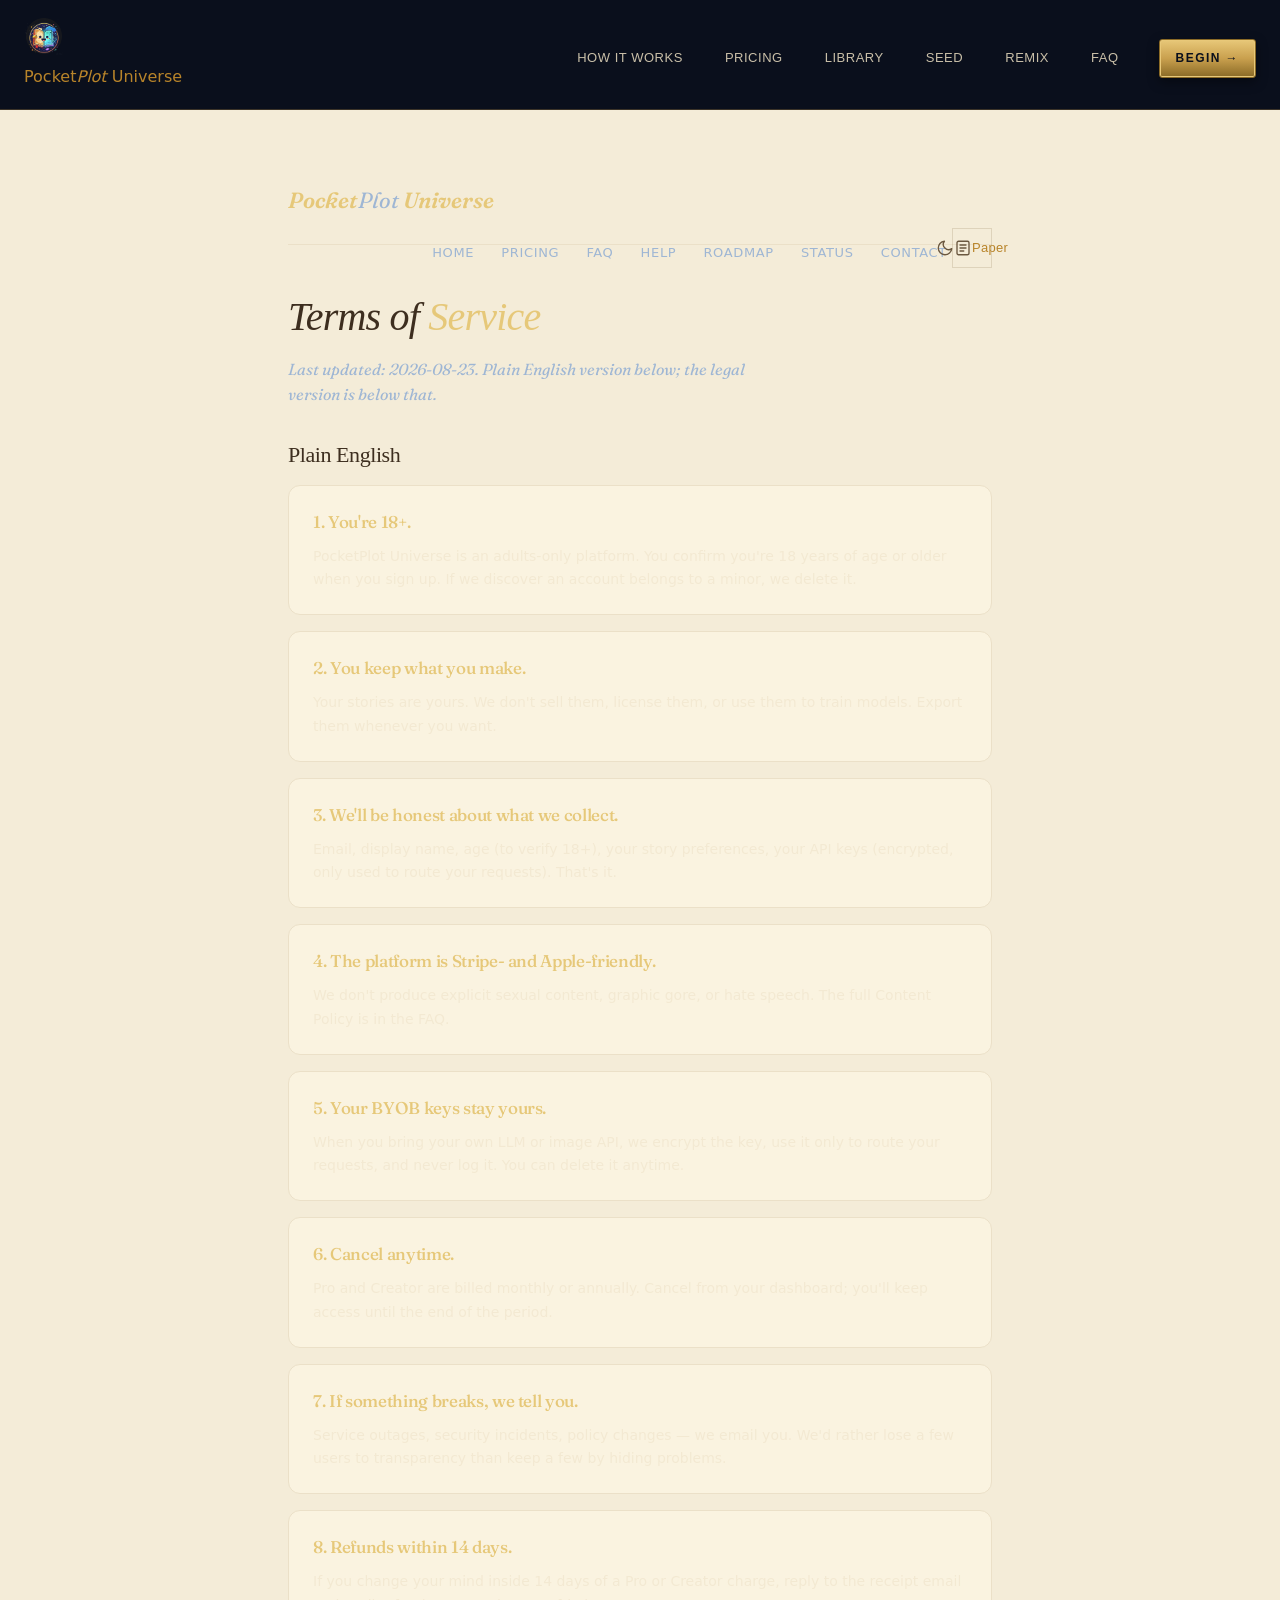
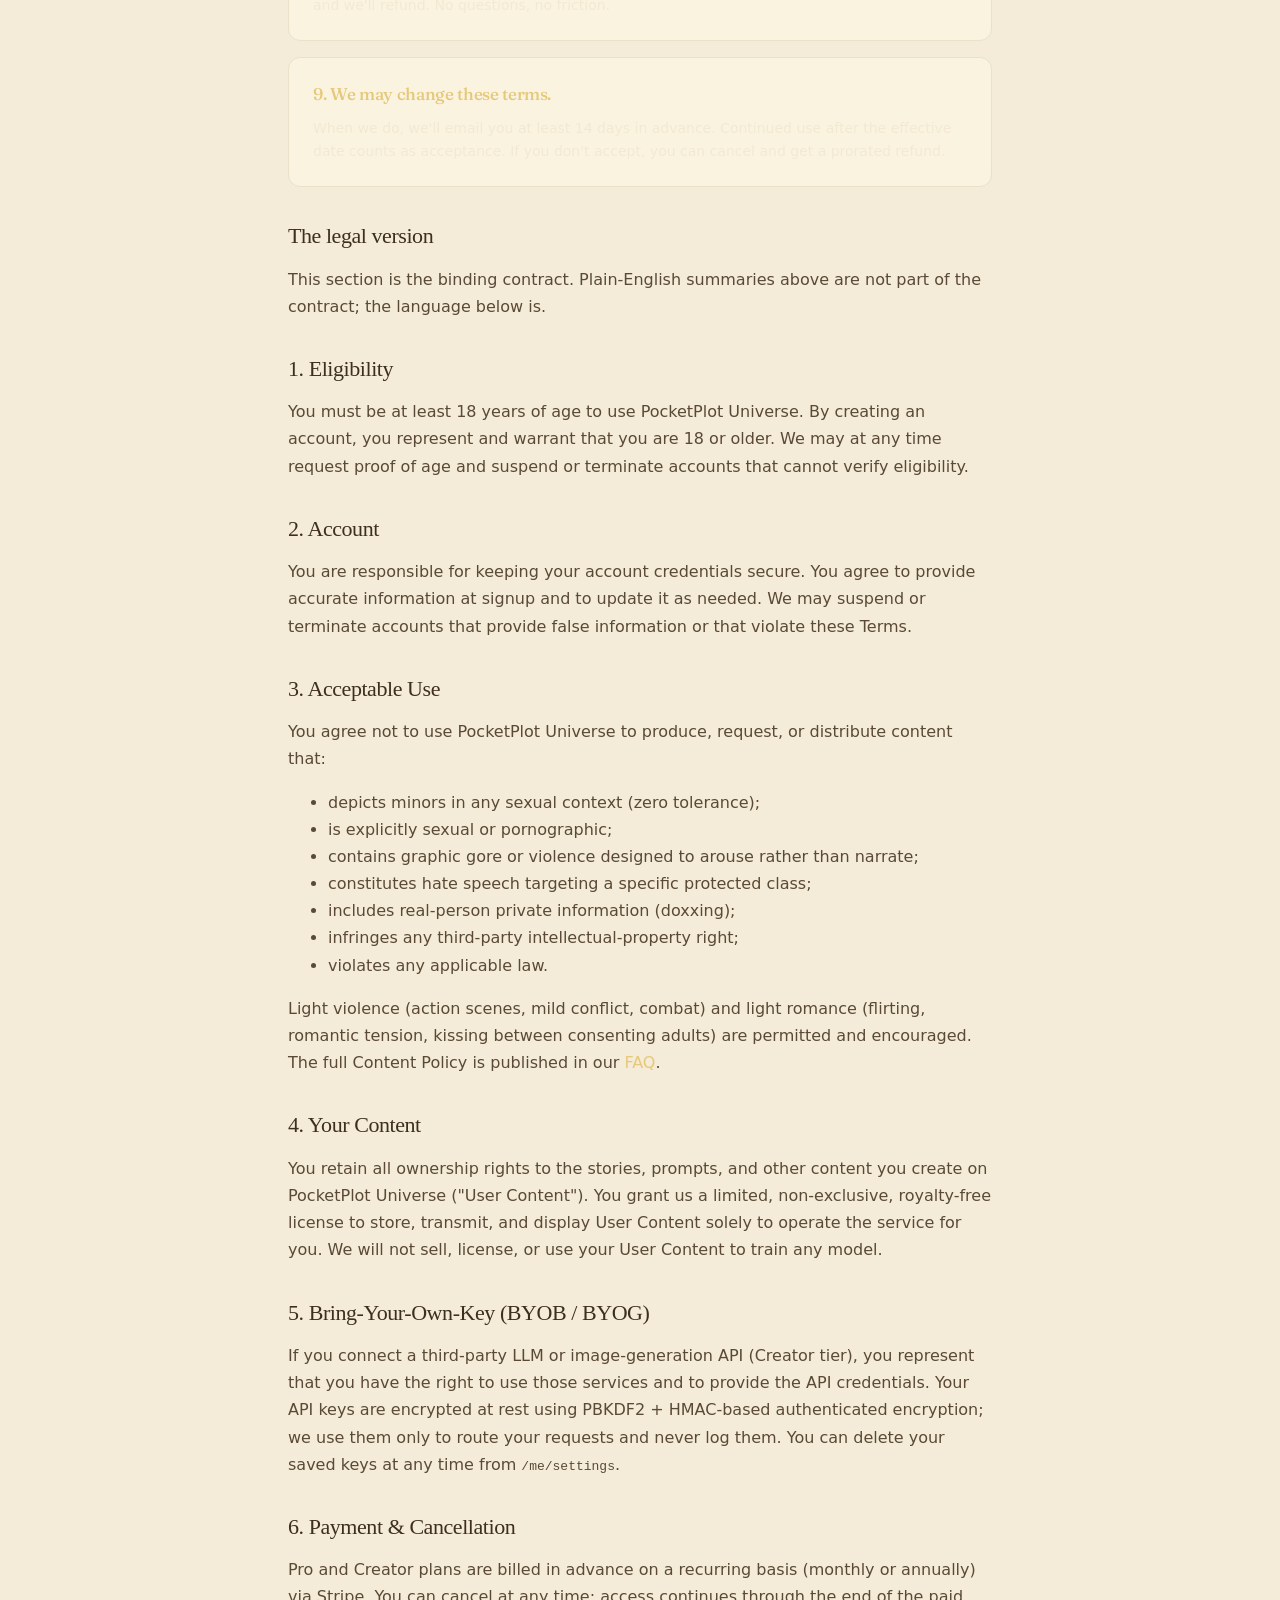
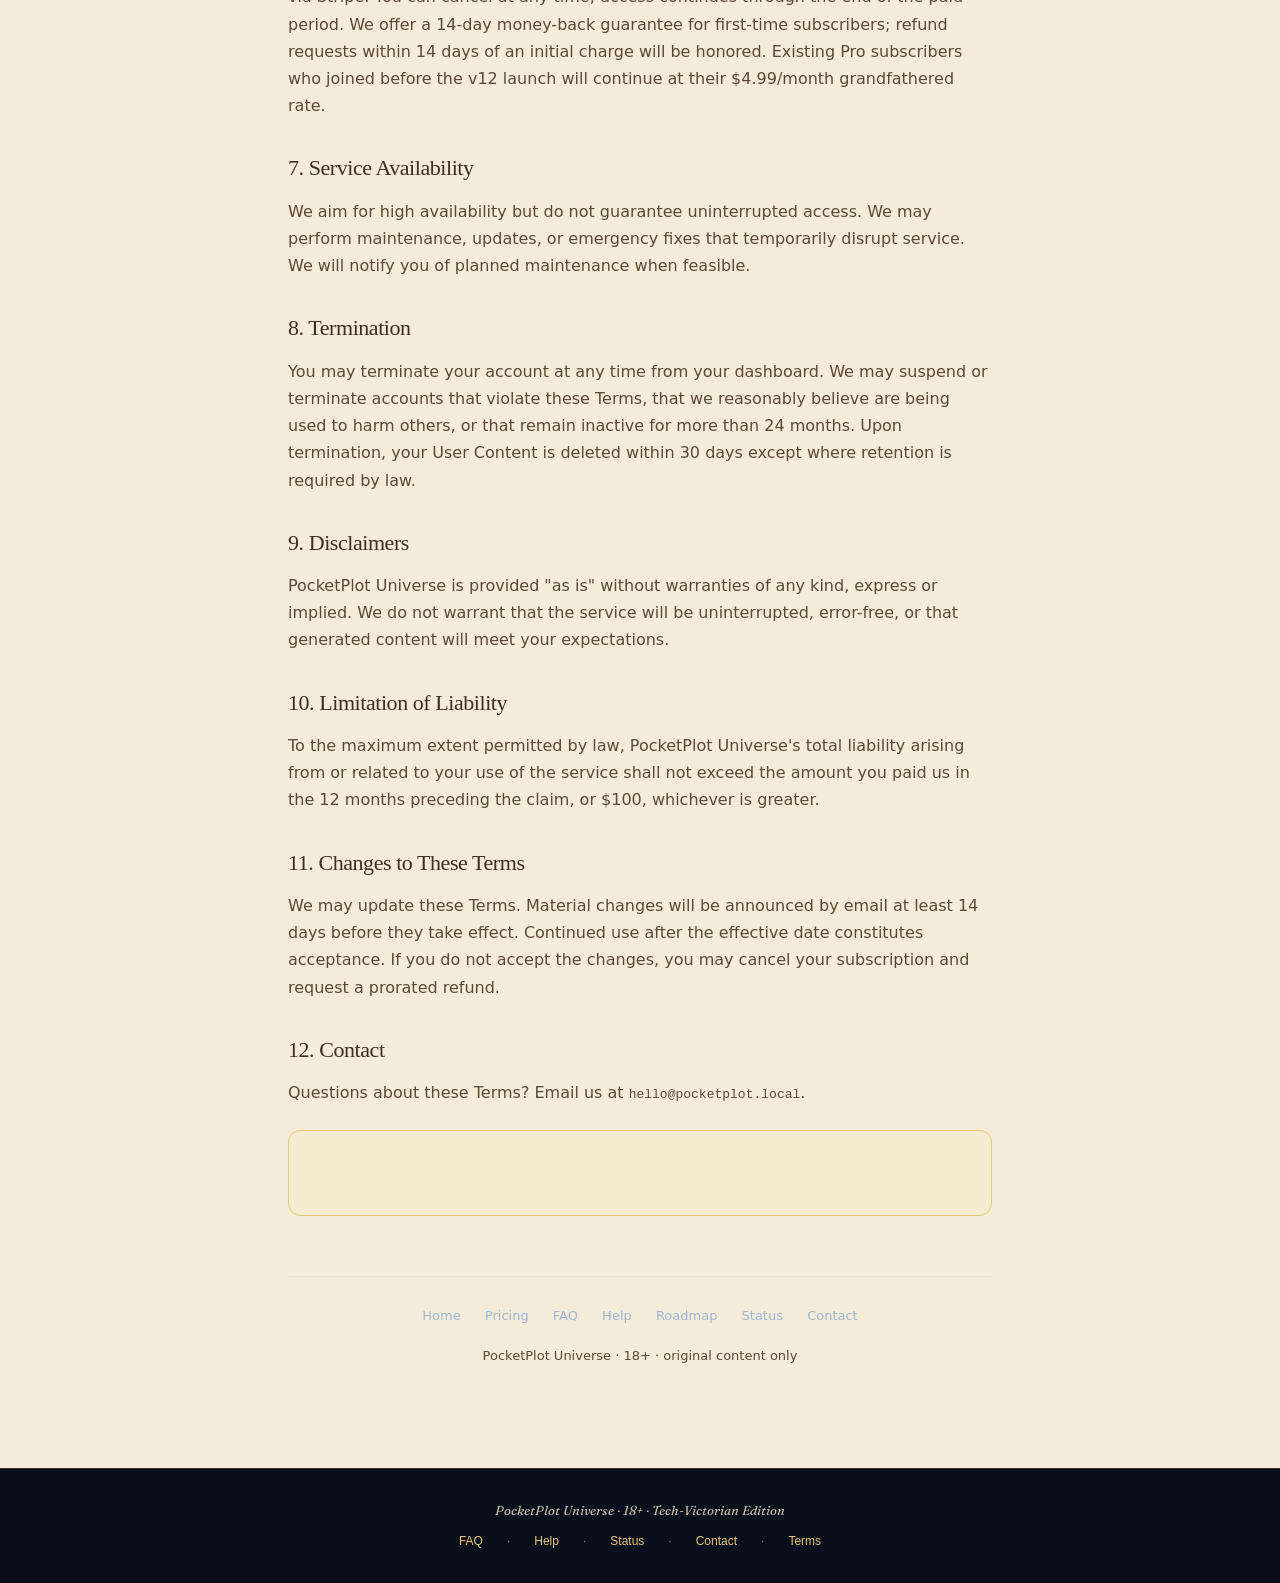
<file: terms.html>
<!doctype html>
<html lang="en">
<head>
<script>
(function() {
  const STORAGE_KEY = 'pocketplot-theme';
  // Valid themes
  const THEMES = ['warm-dark', 'warm-light'];
  const DEFAULT_THEME = 'warm-light';
  try {
    let theme = localStorage.getItem(STORAGE_KEY);
    if (!theme || !THEMES.includes(theme)) {
      // Detect system preference
      const prefersLight = window.matchMedia('(prefers-color-scheme: light)').matches;
      theme = DEFAULT_THEME;
      localStorage.setItem(STORAGE_KEY, theme);
    }
    document.documentElement.setAttribute('data-theme', theme);
    // Also expose theme on a CSS class for legacy support (if anyone uses it)
    document.documentElement.classList.add('theme-' + theme);
  } catch (e) {
    // localStorage might fail (private mode, etc) — fallback to default
    document.documentElement.setAttribute('data-theme', DEFAULT_THEME);
  }
})();
</script>
<meta charset="utf-8">
<meta name="viewport" content="width=device-width,initial-scale=1">
<title>Terms of Service · PocketPlot Universe</title>
<style>


/* v26: Apple-style refinement overlay */
:root {
  /* Type scale - tighter, more disciplined */
  --type-xs:   0.75rem;     /* 12px */
  --type-sm:   0.875rem;    /* 14px */
  --type-base: 1rem;        /* 16px */
  --type-md:   1.125rem;    /* 18px */
  --type-lg:   1.25rem;     /* 20px */
  --type-xl:   1.5rem;      /* 24px */
  --type-2xl:  2rem;        /* 32px */
  --type-3xl:  2.75rem;     /* 44px */
  --type-4xl:  3.75rem;     /* 60px */
  --type-5xl:  5rem;        /* 80px */

  /* Spacing - 4px base */
  --space-1:   0.25rem;     /* 4px */
  --space-2:   0.5rem;      /* 8px */
  --space-3:   0.75rem;     /* 12px */
  --space-4:   1rem;        /* 16px */
  --space-5:   1.5rem;      /* 24px */
  --space-6:   2rem;        /* 32px */
  --space-7:   3rem;        /* 48px */
  --space-8:   4rem;        /* 64px */
  --space-9:   6rem;        /* 96px */

  /* Radii - Apple-style: tighter */
  --radius-sm:  6px;
  --radius:     10px;
  --radius-lg:  16px;
  --radius-xl:  22px;

  /* Shadows - subtle, layered */
  --shadow-sm:  0 1px 2px rgba(0,0,0,.18);
  --shadow:     0 4px 12px rgba(0,0,0,.22), 0 1px 3px rgba(0,0,0,.14);
  --shadow-lg:  0 14px 32px rgba(0,0,0,.32), 0 4px 10px rgba(0,0,0,.18);

  /* Muted accent (Apple-style: one restrained accent color) */
  --accent-cyan:    rgba(93, 222, 240, 0.55);
  --accent-cyan-2:  rgba(93, 222, 240, 0.85);
  --accent-magenta: rgba(232, 90, 138, 0.45);
  --accent-glow:    rgba(240, 181, 74, 0.18);

  /* Glass surface (frosted backdrop) */
  --glass:        rgba(15, 26, 46, 0.72);
  --glass-blur:   saturate(180%) blur(18px);

  /* Motion */
  --ease-out:    cubic-bezier(0.16, 1, 0.3, 1);
  --ease-in-out: cubic-bezier(0.65, 0, 0.35, 1);
  --dur-fast:    140ms;
  --dur:         220ms;
  --dur-slow:    400ms;
}

/* v26 hero composition - Apple-style restraint */
.hero {
  display: grid;
  grid-template-columns: 1.05fr 1fr;
  gap: var(--space-7);
  align-items: center;
  padding: var(--space-9) 0 var(--space-8);
  position: relative;
}
@media (max-width: 880px) {
  .hero { grid-template-columns: 1fr; gap: var(--space-5); padding: var(--space-7) 0 var(--space-6); }
}

/* Subtle gradient mesh behind the hero - replaces ornate corner brackets */
.hero::before {
  content: '';
  position: absolute;
  top: -10%;
  left: 50%;
  transform: translateX(-50%);
  width: 140%;
  height: 120%;
  background:
    radial-gradient(ellipse 40% 50% at 25% 40%, rgba(93,222,240,0.06), transparent 60%),
    radial-gradient(ellipse 40% 50% at 75% 60%, rgba(240,181,74,0.06), transparent 60%),
    radial-gradient(ellipse 50% 60% at 50% 30%, rgba(232,200,121,0.04), transparent 70%);
  z-index: -1;
  pointer-events: none;
}

.eyebrow {
  font-family: var(--font-sans);
  font-size: var(--type-xs);
  letter-spacing: 0.18em;
  text-transform: uppercase;
  color: var(--accent-light);
  font-weight: 500;
  margin-bottom: var(--space-3);
}

h1, .hero h1 {
  font-family: var(--font-serif);
  font-style: italic;
  font-weight: 500;
  font-size: clamp(2.75rem, 6vw, 5rem);
  letter-spacing: -0.025em;
  line-height: 1.05;
  color: var(--ink);
  margin: 0 0 var(--space-4);
}
.hero h1 em {
  font-style: italic;
  color: var(--accent-light);
  font-weight: 400;
}

.lead, .hero p {
  font-family: var(--font-sans);
  font-size: var(--type-md);
  line-height: 1.55;
  color: var(--ink-soft);
  margin: 0 0 var(--space-5);
  max-width: 30em;
}

.hero .art {
  display: flex;
  justify-content: center;
  align-items: center;
}
.hero-mark {
  width: 100%;
  max-width: 460px;
  height: auto;
  filter: drop-shadow(0 30px 60px rgba(240,181,74,.18)) drop-shadow(0 6px 12px rgba(0,0,0,.3));
  animation: hero-mark-float 8s ease-in-out infinite;
}
@keyframes hero-mark-float {
  0%, 100% { transform: translateY(0) rotate(0); }
  50%      { transform: translateY(-8px) rotate(-1deg); }
}

/* v26 buttons - Apple-style gradient + glow */
.btn, button.btn, a.btn {
  display: inline-flex;
  align-items: center;
  justify-content: center;
  gap: var(--space-2);
  padding: 14px 26px;
  font-family: var(--font-sans);
  font-size: var(--type-base);
  font-weight: 600;
  letter-spacing: -0.01em;
  border-radius: var(--radius);
  border: 1px solid transparent;
  cursor: pointer;
  text-decoration: none;
  transition: transform var(--dur) var(--ease-out),
              box-shadow var(--dur) var(--ease-out),
              background var(--dur) var(--ease-out);
  position: relative;
  -webkit-tap-highlight-color: transparent;
}
.btn:hover { transform: translateY(-1px); }
.btn:active { transform: translateY(0); }

/* Primary - brass gradient + soft glow */
.btn-primary, .btn:not(.secondary):not(.ghost) {
  background: linear-gradient(180deg, var(--accent-light) 0%, var(--accent) 60%, var(--accent-warm) 100%);
  color: #1a1410;
  box-shadow:
    0 1px 0 rgba(255,255,255,.25) inset,
    0 0 0 1px rgba(201,160,78,.4),
    0 8px 22px rgba(240,181,74,.18),
    0 2px 6px rgba(0,0,0,.3);
}
.btn-primary:hover, .btn:not(.secondary):not(.ghost):hover {
  box-shadow:
    0 1px 0 rgba(255,255,255,.3) inset,
    0 0 0 1px rgba(232,200,121,.6),
    0 14px 32px rgba(240,181,74,.32),
    0 3px 8px rgba(0,0,0,.3);
}

/* Secondary - hairline outline, transparent fill */
.btn-secondary {
  background: transparent;
  color: var(--ink);
  border-color: rgba(232,200,121,.32);
  backdrop-filter: blur(8px);
}
.btn-secondary:hover {
  background: rgba(232,200,121,.08);
  border-color: rgba(232,200,121,.55);
}

/* Ghost - text only with subtle hover */
.btn-ghost {
  background: transparent;
  color: var(--accent-light);
  border: none;
  padding: 12px 18px;
}
.btn-ghost:hover { color: var(--amber-l); }

/* v26 cards - clean hairline, generous whitespace */
.card, .panel, .feature {
  background: var(--bg-elevated);
  border: 1px solid rgba(201,160,78,.18);
  border-radius: var(--radius-lg);
  padding: var(--space-6);
  position: relative;
  transition: transform var(--dur) var(--ease-out),
              border-color var(--dur) var(--ease-out),
              background var(--dur) var(--ease-out);
}
.card:hover, .panel:hover, .feature:hover {
  transform: translateY(-2px);
  border-color: rgba(232,200,121,.36);
  background: linear-gradient(180deg, var(--bg-elevated) 0%, var(--surface) 100%);
}

/* Accent stripe (replaces heavy ornate top border) */
.card.accent, .feature.accent {
  position: relative;
  overflow: hidden;
}
.card.accent::before, .feature.accent::before {
  content: '';
  position: absolute;
  top: 0; left: 0; right: 0;
  height: 2px;
  background: linear-gradient(90deg, transparent 0%, var(--accent) 50%, transparent 100%);
  opacity: 0.7;
}

/* v26 navigation - sticky + frosted glass */
nav.main-nav, header.nav {
  position: sticky;
  top: 0;
  z-index: 100;
  background: var(--glass);
  backdrop-filter: var(--glass-blur);
  -webkit-backdrop-filter: var(--glass-blur);
  border-bottom: 1px solid rgba(201,160,78,.15);
  padding: var(--space-3) var(--space-6);
  display: flex;
  align-items: center;
  justify-content: space-between;
  font-family: var(--font-sans);
  font-size: var(--type-sm);
}

nav.main-nav .nav-link {
  color: var(--ink-soft);
  text-decoration: none;
  padding: var(--space-2) var(--space-3);
  border-radius: var(--radius-sm);
  transition: color var(--dur-fast), background var(--dur-fast);
  position: relative;
}
nav.main-nav .nav-link:hover {
  color: var(--accent-light);
  background: rgba(232,200,121,.06);
}
nav.main-nav .nav-link.active::after {
  content: '';
  position: absolute;
  bottom: -3px; left: 50%; transform: translateX(-50%);
  width: 18px; height: 2px;
  background: var(--accent);
  border-radius: 1px;
}

/* v26 mobile bottom nav */
@media (max-width: 880px) {
  body { padding-bottom: 60px; }
  .mobile-bottom-nav {
    display: flex;
    position: fixed;
    bottom: 0; left: 0; right: 0;
    height: 56px;
    background: var(--glass);
    backdrop-filter: var(--glass-blur);
    -webkit-backdrop-filter: var(--glass-blur);
    border-top: 1px solid rgba(201,160,78,.15);
    z-index: 90;
    justify-content: space-around;
    align-items: center;
    padding-bottom: env(safe-area-inset-bottom, 0);
  }
  .mobile-bottom-nav a {
    display: flex;
    flex-direction: column;
    align-items: center;
    gap: 2px;
    color: var(--ink-faint);
    text-decoration: none;
    font-size: 11px;
    font-family: var(--font-sans);
    padding: 6px 12px;
    min-width: 56px;
    min-height: 44px;
    justify-content: center;
  }
  .mobile-bottom-nav a.active { color: var(--accent-light); }
  .mobile-bottom-nav a .icon { font-size: 18px; line-height: 1; }
}
@media (min-width: 881px) {
  .mobile-bottom-nav { display: none; }
}

/* v26 section dividers - cleaner horizontal lines */
.divider, .section-divider, hr {
  height: 1px;
  background: linear-gradient(90deg, transparent 0%, rgba(232,200,121,.4) 50%, transparent 100%);
  border: none;
  margin: var(--space-6) 0;
}

/* v26 responsive typography */
@media (max-width: 880px) {
  body { font-size: 16px; }
  h1 { font-size: 2.25rem; }
  h2 { font-size: 1.75rem; }
  h3 { font-size: 1.25rem; }
  .wrap { padding: 0 var(--space-4); }
}

  :root {
    --navy: #0e1a2e; --navy-2: #15243f; --navy-3: #1f3460;
    --gold: #e6c879; --cream: #f3e9d2; --muted: #9eb6d4; --faint: #7a8aa8;
  }
  * { box-sizing: border-box; }
  body {
    margin: 0; padding: 0;
    background: var(--bg); color: var(--cream);
    font-family: Karla, system-ui, -apple-system, sans-serif;
    line-height: 1.7;
  }
  .wrap { max-width: 760px; margin: 0 auto; padding: 0 28px; }
  header { padding: 24px 0; border-bottom: 1px solid var(--surface); margin-bottom: 48px; }
  .wordmark { font-family: 'Fraunces', Georgia, serif; font-style: italic; color: var(--gold); font-size: 22px; font-weight: 600; }
  .wordmark i { color: var(--muted); font-style: italic; font-weight: 400; }
  nav { float: right; margin-top: 8px; }
  nav a { color: var(--muted); text-decoration: none; margin-left: 22px; font-size: 13px; letter-spacing: .05em; text-transform: uppercase; }
  nav a:hover { color: var(--gold); }
  h1, h2 { font-family: 'Fraunces', Georgia, serif; font-weight: 600; line-height: 1.2; color: var(--cream); }
  h1 { font-size: 40px; margin: 0 0 16px; }
  h1 i { color: var(--gold); font-style: italic; }
  h2 { font-size: 22px; margin: 36px 0 12px; color: var(--gold); }
  .lead { font-family: 'Fraunces', Georgia, serif; font-style: italic; color: var(--muted); font-size: 16px; }
  .qa { background: var(--bg-elevated); border: 1px solid var(--surface); border-radius: 12px; padding: 22px 24px; margin: 16px 0; }
  .qa h3 { margin: 0 0 8px; color: var(--gold); font-size: 17px; font-family: 'Fraunces', Georgia, serif; }
  .qa p { margin: 8px 0; color: var(--cream); font-size: 14px; }
  .qa p:last-child { margin-bottom: 0; }
  .legal-note { background: rgba(230, 200, 121, .08); border: 1px solid var(--gold); border-radius: 12px; padding: 18px 22px; margin: 24px 0; color: var(--cream); font-size: 14px; }
  footer { margin-top: 60px; padding: 28px 0; border-top: 1px solid var(--surface); color: var(--faint); font-size: 13px; text-align: center; }
  footer a { color: var(--muted); text-decoration: none; margin: 0 10px; }

/* v35: v18-mini nav flex layout (Charcoal QC bug 2 follow-up) */
header.v18-mini {
  display: flex !important;
  align-items: center;
  justify-content: space-between;
  gap: 12px;
  flex-wrap: nowrap;
}
header.v18-mini > .brand {
  flex-shrink: 0;
}
header.v18-mini > nav.v18 {
  flex: 1 1 auto;
  display: flex;
  align-items: center;
  gap: 16px;
  justify-content: flex-end;
  flex-wrap: wrap;
}
header.v18-mini > .theme-toggle {
  display: inline-flex !important;
  align-items: center !important;
  gap: 8px;
  background: var(--bg-elevated);
  border: 2px solid var(--brand);
  border-radius: var(--radius-pill, 999px);
  padding: 8px 16px 8px 14px;
  font-family: var(--font-ui);
  font-size: 13px;
  font-weight: 600;
  color: var(--text-body);
  cursor: pointer;
  transition: all 200ms ease;
  white-space: nowrap;
  flex-shrink: 0;
  align-self: center;
}
.theme-toggle:hover {
  border-color: var(--brand-light);
  background: var(--brand-soft);
  color: var(--text-heading);
  transform: translateY(-1px);
}
.theme-toggle .label {
  font-size: 13px;
  letter-spacing: 0.02em;
}
.theme-toggle svg {
  width: 18px;
  height: 18px;
  flex-shrink: 0;
}

/* v35: v18-mini nav flex layout (Charcoal QC bug 2 follow-up) */
header.v18-mini {
  display: flex !important;
  align-items: center;
  justify-content: space-between;
  gap: 12px;
  flex-wrap: nowrap;
}
header.v18-mini > .brand {
  flex-shrink: 0;
}
header.v18-mini > nav.v18 {
  flex: 1 1 auto;
  display: flex;
  align-items: center;
  gap: 16px;
  justify-content: flex-end;
  flex-wrap: wrap;
}
header.v18-mini > .theme-toggle {
  flex-shrink: 0;
  align-self: center;
}

/* v35: Theme toggle dual-label visibility */
.theme-toggle .label-dark { display: inline; }
.theme-toggle .label-light { display: none; }
html[data-theme="warm-light"] .theme-toggle .label-dark { display: none; }
html[data-theme="warm-light"] .theme-toggle .label-light { display: inline; color: var(--brand); }
</style>
<link rel="preconnect" href="https://fonts.googleapis.com">
<link rel="preconnect" href="https://fonts.gstatic.com" crossorigin>
<link href="https://fonts.googleapis.com/css2?family=Fraunces:ital,wght@0,400;0,500;0,600;1,400;1,500&family=EB+Garamond:ital,wght@0,400;0,500;0,600;1,400&family=Inter:wght@400;500;600;700&display=swap" rel="stylesheet">
<meta property="og:title" content="Terms - PocketPlot Universe">
<meta property="og:description" content="Terms of service for PocketPlot Universe.">
<meta property="og:image" content="/pocketplot_16_launch_banner.jpg">
<meta property="og:image:width" content="2560">
<meta property="og:image:height" content="1414">
<meta property="og:type" content="website">
<meta name="twitter:card" content="summary_large_image">
<meta name="twitter:title" content="Terms - PocketPlot Universe">
<meta name="twitter:description" content="Terms of service for PocketPlot Universe.">
<meta property="og:image" content="/pocketplot_16_launch_banner.jpg">
</head>
<body>

  <header class="v18-mini">
    <a href="/" class="brand"><img src="/logo-halo-240.png" alt="PocketPlot Universe" width="40" height="37" class="brand-mark"><div class="wordmark-stack"><div class="wordmark-title">Pocket<em>Plot</em> Universe</div></div></a>
    <nav class="v18">
      <a href="/how-it-works">How it works</a>
      <a href="/pricing">Pricing</a>
      <a href="/library">Library</a>
      <a href="/seed">Seed</a>
      <a href="/remix">Remix</a>
      <a href="/faq">FAQ</a>
      <a href="/signup" class="cta">Begin →</a>
    </nav>
  </header>
  <style>
    .v18-mini {
      display: flex; justify-content: space-between; align-items: center;
      padding: 18px 24px;
      border-bottom: 1px solid rgba(201,160,78,.25);
      background: #0a0f1c;
    }
    .v18-mini .brand svg { width: 200px; height: 44px; }
    .v18-mini nav { display: flex; gap: 18px; align-items: center; }
    .v18-mini nav a {
      color: #c9bfa8; text-decoration: none;
      font-family: 'DM Sans',sans-serif; font-size: 13px; font-weight: 500;
      letter-spacing: .04em;
      padding: 4px 2px;
      border-bottom: 1px solid transparent;
      transition: color .2s, border-color .2s;
    }
    .v18-mini nav a:hover { color: #ffd47a; border-bottom-color: #c9a04e; }
    .v18-mini nav a.cta {
      font-family: 'DM Sans',sans-serif; font-weight: 700; font-size: 12px;
      letter-spacing: .12em; text-transform: uppercase;
      background: linear-gradient(180deg, #e8c879 0%, #c9a04e 50%, #8a6a26 100%);
      color: #0a0f1c;
      padding: 8px 16px; border-radius: 3px;
      border: 1px solid #8a6a26;
      box-shadow: 0 0 0 1px #e8c879 inset, 0 4px 12px rgba(0,0,0,.4);
    }
    .v18-mini nav a.cta:hover {
      box-shadow: 0 0 0 1px #ffd47a inset, 0 0 16px #f0b54a;
    }
  
/* Theme toggle button — visible on both themes */
.theme-toggle {
  background: transparent;
  border: 1px solid var(--border);
  border-radius: var(--radius-pill);
  width: 40px;
  height: 40px;
  display: inline-flex;
  align-items: center;
  justify-content: center;
  cursor: pointer;
  color: var(--ink-soft);
  transition: color 200ms, border-color 200ms, background 200ms;
  padding: 0;
  flex-shrink: 0;
}
.theme-toggle:hover {
  border-color: var(--border-strong);
  color: var(--accent-light);
  background: rgba(201, 160, 78, 0.06);
}
.theme-toggle svg {
  width: 18px;
  height: 18px;
  transition: opacity 200ms, transform 200ms;
}
/* Show sun when in dark mode (click to go to light) */
.theme-toggle .icon-moon { display: none; }
.theme-toggle .icon-sun { display: inline-block; }
html[data-theme="warm-light"] .theme-toggle .icon-sun { display: none; }
html[data-theme="warm-light"] .theme-toggle .icon-moon { display: inline-block; }


/* v29 theme system (Kindle-e-ink warm themes) */

v30 design system - layered on top of v29 */

:root, html[data-theme="warm-dark"] {
  /* === Backgrounds === */
  --bg:              #0a0f1c;       /* page background */
  --bg-elevated:     #15243f;       /* cards, surfaces, raised UI */
  --bg-overlay:      rgba(15, 26, 46, 0.78);  /* nav backdrop blur */
  --surface:         #1f3460;       /* hover states */
  --surface-strong:  #2a4275;       /* pressed/active */

  /* === Text hierarchy (4 tiers) === */
  --text-heading:    #f5ecd6;       /* h1, h2, page titles */
  --text-body:       #d8cba8;       /* paragraphs */
  --text-caption:    #9eb6d4;       /* hints, timestamps */
  --text-faint:      #6c7891;       /* footer, near-invisible */

  /* === Brand & actions === */
  --brand:           #c9a04e;       /* brass — the single brand color */
  --brand-light:     #e8c879;       /* hover, focus */
  --brand-deep:      #8a6a26;       /* pressed state */
  --brand-soft:      rgba(201, 160, 78, 0.18);  /* selection bg */
  --brand-text:      #1a1410;       /* text color on brass backgrounds */
  --accent:          #c9a04e;       /* alias of brand for clarity */

  /* === Status === */
  --success:         #1d6b50;       /* emerald - done, success */
  --success-light:   #3a8c6c;
  --warning:         #f0b54a;       /* amber - caution */
  --warning-deep:    #8a5e1a;
  --danger:          #a02020;       /* rust - delete, error */
  --danger-light:    #e07070;

  /* === Surfaces === */
  --border:          rgba(201, 160, 78, 0.18);
  --border-strong:   rgba(201, 160, 78, 0.45);
  --shadow-sm:       0 1px 3px rgba(0, 0, 0, 0.20);
  --shadow:          0 4px 12px rgba(0, 0, 0, 0.45);
  --shadow-lg:       0 14px 32px rgba(0, 0, 0, 0.55);
}


html[data-theme="warm-light"] {
  /* === Backgrounds === */
  --bg:              #f4ecd8;       /* warm cream paper */
  --bg-elevated:     #faf3e0;       /* lighter cream for cards */
  --bg-overlay:      rgba(244, 236, 216, 0.85);
  --surface:         #ebe0c8;
  --surface-strong:  #d8c8a8;

  /* === Text hierarchy === */
  --text-heading:    #3d2e1f;       /* warm dark brown - strongest */
  --text-body:       #5a4a35;       /* warm brown body */
  --text-caption:    #8b7558;       /* tertiary warm brown */
  --text-faint:      #a89579;       /* near-invisible warm brown */

  /* === Brand & actions === */
  --brand:           #b8842a;       /* brass - warmer/darker for cream bg */
  --brand-light:     #d4a04d;
  --brand-deep:      #7a5518;
  --brand-soft:      rgba(184, 132, 42, 0.14);
  --brand-text:      #fef9ec;       /* light text on brass button */
  --accent:          #b8842a;

  /* === Status === */
  --success:         #2d8a5e;       /* slightly darker emerald for cream */
  --success-light:   #4ca97a;
  --warning:         #c89030;       /* darker amber for cream */
  --warning-deep:    #a07020;
  --danger:          #b03030;       /* slightly brighter rust for cream */
  --danger-light:    #d05050;

  /* === Surfaces === */
  --border:          rgba(122, 98, 56, 0.20);
  --border-strong:   rgba(122, 98, 56, 0.55);
  --shadow-sm:       0 1px 3px rgba(60, 40, 15, 0.10);
  --shadow:          0 1px 3px rgba(60, 40, 15, 0.12), 0 4px 10px rgba(60, 40, 15, 0.06);
  --shadow-lg:       0 4px 12px rgba(60, 40, 15, 0.18), 0 14px 28px rgba(60, 40, 15, 0.12);
}


/* === Base typography (resets existing colors to use new tokens) === */
html, body {
  background: var(--bg);
  color: var(--text-body);
  transition: background 220ms ease, color 220ms ease;
}
h1, h2, h3, h4 {
  color: var(--text-heading);
  font-family: var(--font-serif, Georgia, serif);
  font-weight: 500;
  letter-spacing: -0.02em;
}
p, li {
  color: var(--text-body);
}
small, .text-caption {
  color: var(--text-caption);
}
.text-faint {
  color: var(--text-faint);
}

/* === Buttons (3 tiers) === */
.btn-primary, button.btn-primary, a.btn-primary {
  background: linear-gradient(180deg, var(--brand-light) 0%, var(--brand) 70%, var(--brand-deep) 100%);
  color: var(--brand-text);
  border: 1px solid rgba(255, 255, 255, 0.10);
  border-radius: var(--radius-pill, 999px);
  font-weight: 600;
  letter-spacing: -0.01em;
  padding: 14px 28px;
  box-shadow:
    0 1px 0 rgba(255, 255, 255, 0.20) inset,
    0 0 0 1px var(--border-strong),
    0 6px 18px var(--brand-soft),
    0 2px 6px var(--shadow-sm);
  transition: transform 200ms var(--ease-out), box-shadow 200ms;
}
.btn-primary:hover {
  transform: translateY(-1px);
  box-shadow:
    0 1px 0 rgba(255, 255, 255, 0.30) inset,
    0 0 0 1px var(--brand-light),
    0 10px 24px rgba(201, 160, 78, 0.28),
    0 3px 8px var(--shadow);
}

.btn-secondary {
  background: transparent;
  color: var(--text-body);
  border: 1px solid var(--border-strong);
  border-radius: var(--radius-pill, 999px);
  padding: 13px 26px;
  font-weight: 600;
  transition: background 200ms, border-color 200ms, color 200ms;
}
.btn-secondary:hover {
  background: var(--brand-soft);
  border-color: var(--brand);
  color: var(--text-heading);
}

.btn-tertiary {
  background: transparent;
  color: var(--brand);
  text-decoration: none;
  font-weight: 500;
  padding: 8px 4px;
  border: none;
  border-bottom: 1px solid transparent;
  transition: border-color 200ms;
}
.btn-tertiary:hover {
  border-bottom-color: var(--brand);
}

/* === Status badges === */
.status-success, .badge-success {
  background: var(--brand-soft);
  color: var(--success-light);
  border: 1px solid var(--success);
}
.status-warning, .badge-warning {
  background: rgba(240, 181, 74, 0.10);
  color: var(--warning);
  border: 1px solid var(--warning);
}
.status-danger, .badge-danger {
  background: rgba(160, 32, 32, 0.10);
  color: var(--danger-light);
  border: 1px solid var(--danger);
}
html[data-theme="warm-light"] .status-warning {
  color: var(--warning-deep);
}

/* === Cards === */
.card, .panel {
  background: var(--bg-elevated);
  border: 1px solid var(--border);
  border-radius: var(--radius-lg, 16px);
  padding: var(--space-6, 2rem);
  box-shadow: var(--shadow-sm);
}
.card:hover {
  border-color: var(--border-strong);
  background: linear-gradient(180deg, var(--bg-elevated) 0%, var(--surface) 100%);
}

/* === Links === */
a {
  color: var(--brand);
  text-decoration: none;
  border-bottom: 1px solid transparent;
  transition: border-color 200ms;
}
a:hover {
  border-bottom-color: var(--brand);
}

/* === Nav === */
.nav, header.nav {
  background: var(--bg-overlay);
  border-bottom: 1px solid var(--border);
}

/* === Inputs === */
input, textarea, select {
  background: var(--bg-elevated);
  color: var(--text-heading);
  border: 1px solid var(--border-strong);
  border-radius: var(--radius, 8px);
}
input:focus, textarea:focus {
  border-color: var(--brand);
  outline: none;
  box-shadow: 0 0 0 3px var(--brand-soft);
}
::placeholder {
  color: var(--text-faint);
}

/* === Buttons (interactive ink) === */
button, a.btn {
  -webkit-tap-highlight-color: transparent;
}

/* === Selection === */
::selection {
  background: var(--brand-soft);
  color: var(--text-heading);
}



/* ============================================================
   THEME TOKENS - v29: Kindle-e-ink warm themes
   Each semantic variable gets values for BOTH themes.
   ============================================================ */
:root {
  /* Defaults = warm-dark (the "default" Apple-restrained look) */
  --bg:            #0a0f1c;        /* page background */
  --bg-elevated:   #15243f;        /* card background */
  --bg-overlay:    rgba(15, 26, 46, 0.78);  /* nav backdrop blur */
  --surface:       #1f3460;        /* hover states, secondary surfaces */
  --border:        rgba(201, 160, 78, 0.14);  /* hairline */
  --border-strong: rgba(201, 160, 78, 0.45);

  --ink:           #f5ecd6;        /* primary text — warm cream */
  --ink-soft:      #d8cba8;        /* body text — slight fade */
  --ink-muted:     #9eb6d4;        /* tertiary text */
  --ink-faint:     #6c7891;        /* footer, hints */

  --accent:        #c9a04e;        /* brass */
  --accent-light:  #e8c879;        /* lighter brass */
  --accent-deep:   #8a6a26;        /* deeper brass */
  --accent-warm:   #f0b54a;        /* amber — secondary accent */

  --button-text:   #1a1410;        /* dark text on brass buttons */

  --shadow:        0 4px 12px rgba(0, 0, 0, 0.45);
  --shadow-lg:     0 14px 32px rgba(0, 0, 0, 0.55);

  --hero-gradient:
    radial-gradient(ellipse 40% 50% at 25% 40%, rgba(93,222,240,0.05), transparent 60%),
    radial-gradient(ellipse 40% 50% at 75% 60%, rgba(240,181,74,0.05), transparent 60%),
    var(--bg);
}

/* WARM-LIGHT theme = Kindle paper / e-ink look
   Warm cream background (not white) + warm dark brown text (not black)
   Easier on the eyes for long reading than pure white */
html[data-theme="warm-light"] {
  --bg:            #f4ecd8;        /* warm cream — like a paperback page */
  --bg-elevated:   #faf3e0;        /* lighter cream for cards */
  --bg-overlay:    rgba(244, 236, 216, 0.85);
  --surface:       #ebe0c8;        /* hover state — slightly deeper cream */
  --border:        rgba(122, 98, 56, 0.18);  /* warm brown hairline */
  --border-strong: rgba(122, 98, 56, 0.55);

  --ink:           #3d2e1f;        /* warm dark brown — like book ink */
  --ink-soft:      #6b5840;        /* softer brown for body */
  --ink-muted:     #8b7558;        /* tertiary text — like aged paper */
  --ink-faint:     #a89579;        /* footer, hints */

  --accent:        #b8842a;        /* brass — slightly warmer/darker for cream */
  --accent-light:  #d4a04d;        /* lighter brass */
  --accent-deep:   #7a5518;
  --accent-warm:   #c89030;        /* amber */

  --button-text:   #fef9ec;        /* light text on brass buttons (inverted for cream bg) */
  /* Better: dark text on warm brass button for cream theme */

  --shadow:        0 1px 3px rgba(60, 40, 15, 0.10), 0 4px 10px rgba(60, 40, 15, 0.06);
  --shadow-lg:     0 4px 12px rgba(60, 40, 15, 0.18), 0 14px 28px rgba(60, 40, 15, 0.12);

  --hero-gradient:
    radial-gradient(ellipse 40% 50% at 25% 40%, rgba(184, 132, 42, 0.04), transparent 60%),
    radial-gradient(ellipse 40% 50% at 75% 60%, rgba(184, 132, 42, 0.04), transparent 60%),
    var(--bg);
}

/* Override button text for warm-light theme — keep dark text on brass */
html[data-theme="warm-light"] .cta-primary,
html[data-theme="warm-light"] button.btn-primary,
html[data-theme="warm-light"] .tier.featured .btn {
  color: #1a1410;  /* dark text on brass */
}
</style>

<div class="wrap">
  <header>
    <div class="wordmark">Pocket<i>Plot</i> Universe</div>
    <nav>
      <a href="/">Home</a>
      <a href="/pricing">Pricing</a>
      <a href="/faq">FAQ</a>
      <a href="/help">Help</a>
      <a href="/roadmap">Roadmap</a>
      <a href="/status">Status</a>
      <a href="/contact">Contact</a>
      <button type="button" class="theme-toggle" id="theme-toggle-btn" aria-label="Switch between Paper and Night themes" title="Switch themes (Paper / Night)">
  <svg class="icon-sun" viewBox="0 0 24 24" fill="none" xmlns="http://www.w3.org/2000/svg" aria-hidden="true">
    <circle cx="12" cy="12" r="4" stroke="currentColor" stroke-width="1.8"/>
    <path d="M12 2v2M12 20v2M4.93 4.93l1.41 1.41M17.66 17.66l1.41 1.41M2 12h2M20 12h2M6.34 17.66l-1.41 1.41M19.07 4.93l-1.41 1.41" stroke="currentColor" stroke-width="1.8" stroke-linecap="round"/>
  </svg>
  <svg class="icon-moon" viewBox="0 0 24 24" fill="none" xmlns="http://www.w3.org/2000/svg" aria-hidden="true">
    <path d="M21 12.79A9 9 0 1 1 11.21 3 7 7 0 0 0 21 12.79z" stroke="currentColor" stroke-width="1.8" stroke-linecap="round" stroke-linejoin="round"/>
  </svg>
  <svg class="icon-paper" viewBox="0 0 24 24" fill="none" xmlns="http://www.w3.org/2000/svg" aria-hidden="true">
    <rect x="4" y="3" width="16" height="18" rx="2" stroke="currentColor" stroke-width="1.8"/>
    <path d="M8 8h8M8 12h8M8 16h5" stroke="currentColor" stroke-width="1.8" stroke-linecap="round"/>
  </svg>
  <span class="label label-dark">Night</span>
  <span class="label label-light">Paper</span>
</button>
<script>
  // Bind handler AFTER window.pocketplot is defined
  (function bindThemeToggle() {
    function tryBind() {
      var btn = document.getElementById('theme-toggle-btn');
      if (!btn || btn._ppBound) return;
      if (!window.pocketplot || typeof window.pocketplot.toggleTheme !== 'function') {
        setTimeout(tryBind, 5);
        return;
      }
      btn.addEventListener('click', function() { window.pocketplot.toggleTheme(); });
      btn._ppBound = true;
    }
    if (document.readyState === 'loading') {
      document.addEventListener('DOMContentLoaded', tryBind);
    } else if (document.body) {
      tryBind();
    } else {
      document.addEventListener('DOMContentLoaded', tryBind);
    }
  })();
</script>
  </nav>
  </header>

  <h1>Terms of <i>Service</i></h1>
  <p class="lead">Last updated: 2026-08-23. Plain English version below; the legal version is below that.</p>

  <h2>Plain English</h2>
  <div class="qa">
    <h3>1. You're 18+.</h3>
    <p>PocketPlot Universe is an adults-only platform. You confirm you're 18 years of age or older when you sign up. If we discover an account belongs to a minor, we delete it.</p>
  </div>
  <div class="qa">
    <h3>2. You keep what you make.</h3>
    <p>Your stories are yours. We don't sell them, license them, or use them to train models. Export them whenever you want.</p>
  </div>
  <div class="qa">
    <h3>3. We'll be honest about what we collect.</h3>
    <p>Email, display name, age (to verify 18+), your story preferences, your API keys (encrypted, only used to route your requests). That's it.</p>
  </div>
  <div class="qa">
    <h3>4. The platform is Stripe- and Apple-friendly.</h3>
    <p>We don't produce explicit sexual content, graphic gore, or hate speech. The full Content Policy is in the FAQ.</p>
  </div>
  <div class="qa">
    <h3>5. Your BYOB keys stay yours.</h3>
    <p>When you bring your own LLM or image API, we encrypt the key, use it only to route your requests, and never log it. You can delete it anytime.</p>
  </div>
  <div class="qa">
    <h3>6. Cancel anytime.</h3>
    <p>Pro and Creator are billed monthly or annually. Cancel from your dashboard; you'll keep access until the end of the period.</p>
  </div>
  <div class="qa">
    <h3>7. If something breaks, we tell you.</h3>
    <p>Service outages, security incidents, policy changes — we email you. We'd rather lose a few users to transparency than keep a few by hiding problems.</p>
  </div>
  <div class="qa">
    <h3>8. Refunds within 14 days.</h3>
    <p>If you change your mind inside 14 days of a Pro or Creator charge, reply to the receipt email and we'll refund. No questions, no friction.</p>
  </div>
  <div class="qa">
    <h3>9. We may change these terms.</h3>
    <p>When we do, we'll email you at least 14 days in advance. Continued use after the effective date counts as acceptance. If you don't accept, you can cancel and get a prorated refund.</p>
  </div>

  <h2>The legal version</h2>
  <p>This section is the binding contract. Plain-English summaries above are not part of the contract; the language below is.</p>

  <h2>1. Eligibility</h2>
  <p>You must be at least 18 years of age to use PocketPlot Universe. By creating an account, you represent and warrant that you are 18 or older. We may at any time request proof of age and suspend or terminate accounts that cannot verify eligibility.</p>

  <h2>2. Account</h2>
  <p>You are responsible for keeping your account credentials secure. You agree to provide accurate information at signup and to update it as needed. We may suspend or terminate accounts that provide false information or that violate these Terms.</p>

  <h2>3. Acceptable Use</h2>
  <p>You agree not to use PocketPlot Universe to produce, request, or distribute content that:</p>
  <ul>
    <li>depicts minors in any sexual context (zero tolerance);</li>
    <li>is explicitly sexual or pornographic;</li>
    <li>contains graphic gore or violence designed to arouse rather than narrate;</li>
    <li>constitutes hate speech targeting a specific protected class;</li>
    <li>includes real-person private information (doxxing);</li>
    <li>infringes any third-party intellectual-property right;</li>
    <li>violates any applicable law.</li>
  </ul>
  <p>Light violence (action scenes, mild conflict, combat) and light romance (flirting, romantic tension, kissing between consenting adults) are permitted and encouraged. The full Content Policy is published in our <a href="/faq#content-policy" style="color:var(--gold)">FAQ</a>.</p>

  <h2>4. Your Content</h2>
  <p>You retain all ownership rights to the stories, prompts, and other content you create on PocketPlot Universe ("User Content"). You grant us a limited, non-exclusive, royalty-free license to store, transmit, and display User Content solely to operate the service for you. We will not sell, license, or use your User Content to train any model.</p>

  <h2>5. Bring-Your-Own-Key (BYOB / BYOG)</h2>
  <p>If you connect a third-party LLM or image-generation API (Creator tier), you represent that you have the right to use those services and to provide the API credentials. Your API keys are encrypted at rest using PBKDF2 + HMAC-based authenticated encryption; we use them only to route your requests and never log them. You can delete your saved keys at any time from <code>/me/settings</code>.</p>

  <h2>6. Payment &amp; Cancellation</h2>
  <p>Pro and Creator plans are billed in advance on a recurring basis (monthly or annually) via Stripe. You can cancel at any time; access continues through the end of the paid period. We offer a 14-day money-back guarantee for first-time subscribers; refund requests within 14 days of an initial charge will be honored. Existing Pro subscribers who joined before the v12 launch will continue at their $4.99/month grandfathered rate.</p>

  <h2>7. Service Availability</h2>
  <p>We aim for high availability but do not guarantee uninterrupted access. We may perform maintenance, updates, or emergency fixes that temporarily disrupt service. We will notify you of planned maintenance when feasible.</p>

  <h2>8. Termination</h2>
  <p>You may terminate your account at any time from your dashboard. We may suspend or terminate accounts that violate these Terms, that we reasonably believe are being used to harm others, or that remain inactive for more than 24 months. Upon termination, your User Content is deleted within 30 days except where retention is required by law.</p>

  <h2>9. Disclaimers</h2>
  <p>PocketPlot Universe is provided "as is" without warranties of any kind, express or implied. We do not warrant that the service will be uninterrupted, error-free, or that generated content will meet your expectations.</p>

  <h2>10. Limitation of Liability</h2>
  <p>To the maximum extent permitted by law, PocketPlot Universe's total liability arising from or related to your use of the service shall not exceed the amount you paid us in the 12 months preceding the claim, or $100, whichever is greater.</p>

  <h2>11. Changes to These Terms</h2>
  <p>We may update these Terms. Material changes will be announced by email at least 14 days before they take effect. Continued use after the effective date constitutes acceptance. If you do not accept the changes, you may cancel your subscription and request a prorated refund.</p>

  <h2>12. Contact</h2>
  <p>Questions about these Terms? Email us at <code>hello@pocketplot.local</code>.</p>

  <div class="legal-note">
    Plain-English summaries above are a courtesy; only the numbered legal sections
    below form the binding contract. If you spot a conflict between the two, the
    numbered sections control.
  </div>

  <footer>
    <a href="/">Home</a>
    <a href="/pricing">Pricing</a>
    <a href="/faq">FAQ</a>
      <a href="/help">Help</a>
      <a href="/roadmap">Roadmap</a>
      <a href="/status">Status</a>
      <a href="/contact">Contact</a>
    <p style="margin-top:18px">PocketPlot Universe · 18+ · original content only</p>
  </footer>
</div>

  <footer style="margin-top:60px;padding:30px 0;border-top:1px solid rgba(201,160,78,.25);background:#0a0f1c;text-align:center;font-family:'DM Sans',sans-serif;font-size:12px;color:#7a8aa8">
    <div style="font-family:Fraunces,Georgia,serif;font-style:italic;font-size:13px;color:#c9bfa8;margin-bottom:10px">PocketPlot Universe · 18+ · Tech-Victorian Edition</div>
    <div style="display:flex;justify-content:center;gap:14px;flex-wrap:wrap">
      <a href="/faq" style="color:#e8c879;text-decoration:none">FAQ</a>·
      <a href="/help" style="color:#e8c879;text-decoration:none">Help</a>·
      <a href="/status" style="color:#e8c879;text-decoration:none">Status</a>·
      <a href="/contact" style="color:#e8c879;text-decoration:none">Contact</a>·
      <a href="/terms" style="color:#e8c879;text-decoration:none">Terms</a>
    </div>
  </footer>

<script>
// v33 motion: scroll-triggered reveals + count-up animations
(function() {
  var prefersReducedMotion = window.matchMedia('(prefers-reduced-motion: reduce)').matches;

  // If reduced motion, reveal everything immediately and bail
  if (prefersReducedMotion) {
    document.querySelectorAll('.reveal').forEach(function(el) {
      el.classList.add('visible');
    });
    document.querySelectorAll('.stat .n').forEach(function(el) {
      el.classList.add('visible');
    });
    return;
  }

  // IntersectionObserver: add .visible when 15% in view
  if ('IntersectionObserver' in window) {
    var observer = new IntersectionObserver(function(entries) {
      entries.forEach(function(entry) {
        if (entry.isIntersecting) {
          entry.target.classList.add('visible');
          observer.unobserve(entry.target);
        }
      });
    }, {
      threshold: 0.15,
      rootMargin: '0px 0px -60px 0px'  // trigger slightly before fully visible
    });

    // Observe all .reveal elements
    document.querySelectorAll('.reveal').forEach(function(el) {
      observer.observe(el);
    });

    // Observe stat numbers (have their own .n class)
    document.querySelectorAll('.stat .n').forEach(function(el) {
      observer.observe(el);
    });
  } else {
    // Fallback: just show everything
    document.querySelectorAll('.reveal, .stat .n').forEach(function(el) {
      el.classList.add('visible');
    });
  }

  // Toggle button: add spinning class momentarily on click
  var toggleBtn = document.getElementById('theme-toggle-btn');
  if (toggleBtn) {
    toggleBtn.addEventListener('click', function() {
      toggleBtn.classList.add('spinning');
      setTimeout(function() {
        toggleBtn.classList.remove('spinning');
      }, 400);
    });
  }

  // Count-up animation for .stat .n when it gets .visible
  document.querySelectorAll('.stat .n').forEach(function(el) {
    var targetText = (el.textContent || '').trim();
    var targetNum = parseFloat(targetText.replace(/[^0-9.]/g, ''));
    if (isNaN(targetNum)) return;
    var duration = 1200;
    var start = performance.now();
    var origText = targetText;
    var suffix = targetText.replace(/[0-9.]/g, '').trim();

    function tick() {
      var elapsed = performance.now() - start;
      if (elapsed >= duration) {
        el.textContent = targetNum + suffix;
        return;
      }
      var progress = elapsed / duration;
      // ease-out-cubic
      var eased = 1 - Math.pow(1 - progress, 3);
      var current = Math.floor(targetNum * eased);
      el.textContent = current + suffix;
      requestAnimationFrame(tick);
    }

    // Start count-up when .visible class is added
    var mo = new MutationObserver(function(muts) {
      muts.forEach(function(m) {
        if (m.attributeName === 'class' && el.classList.contains('visible')) {
          mo.disconnect();
          el.textContent = '0' + suffix;
          requestAnimationFrame(tick);
        }
      });
    });
    mo.observe(el, { attributes: true });
  });
})();
</script>
<!-- v33 motion system applied -->
</body></html>
</file>
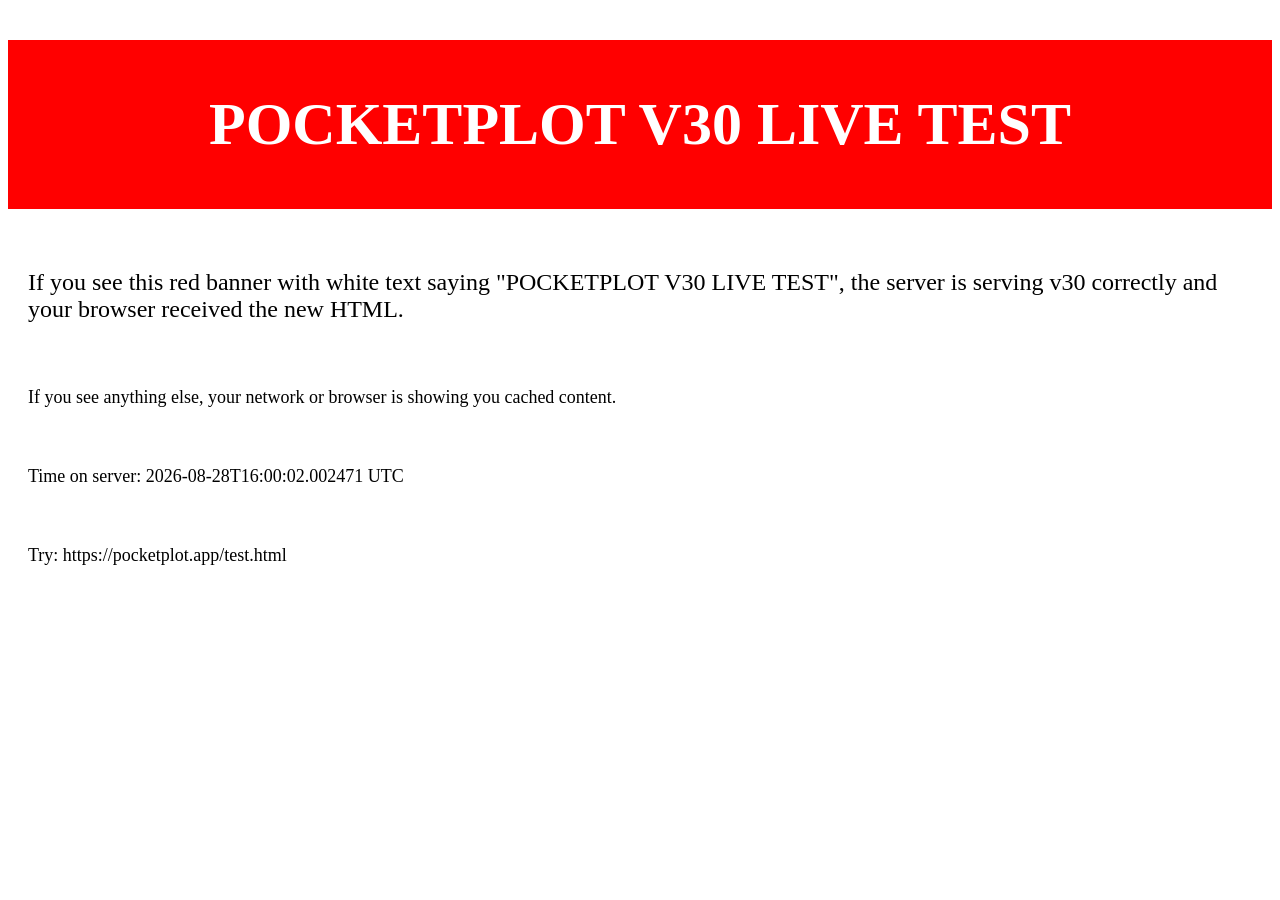
<file: test.html>
<!DOCTYPE html>
<html><head><title>V30 DIAGNOSTIC</title></head>
<body>
<h1 style="background:red;color:white;padding:50px;text-align:center;font-size:60px;">
POCKETPLOT V30 LIVE TEST
</h1>
<p style="font-size:24px;padding:20px;">
If you see this red banner with white text saying "POCKETPLOT V30 LIVE TEST",
the server is serving v30 correctly and your browser received the new HTML.
</p>
<p style="font-size:18px;padding:20px;">
If you see anything else, your network or browser is showing you cached content.
</p>
<p style="font-size:18px;padding:20px;">
Time on server: 2026-08-28T16:00:02.002471 UTC
</p>
<p style="font-size:18px;padding:20px;">
Try: https://pocketplot.app/test.html
</p>
</body></html>
</file>
<file: style.css>
/* v27: Apple-style restructure
   - Display type dominates
   - Single focal point per viewport
   - One restrained accent (brass) + monochromatic base
   - Generous line-height + breathing room
   - Subtle, deliberate motion
*/

:root {
  /* Colors — keep palette, add monochrome scale */
  --navy-deepest:  #050811;
  --navy-deep:     #0a0f1c;
  --navy:          #0e1a2e;
  --navy-2:        #15243f;
  --navy-3:        #1f3460;
  --navy-4:        #2a4275;

  --ink:           #f5ecd6;
  --ink-soft:      #d8cba8;
  --ink-muted:     #9eb6d4;
  --ink-faint:     #6c7891;

  --brass:         #c9a04e;
  --brass-l:       #e8c879;
  --brass-d:       #8a6a26;
  --amber:         #f0b54a;

  /* Single restrained accent — only used on focus/active states */
  --accent:        #c9a04e;

  /* Hairline borders (barely-there) */
  --hairline:      rgba(232, 200, 121, 0.14);
  --hairline-2:    rgba(232, 200, 121, 0.28);
  --hairline-strong: rgba(232, 200, 121, 0.45);

  /* Glass for overlays */
  --glass:         rgba(15, 26, 46, 0.78);
  --glass-blur:    saturate(180%) blur(20px);

  /* Type scale — Apple-style: bigger, more breathing */
  --type-xs:       0.75rem;
  --type-sm:       0.875rem;
  --type-base:     1.0625rem;     /* 17px body */
  --type-md:       1.25rem;
  --type-lg:       1.5rem;
  --type-xl:       2rem;
  --type-2xl:      2.75rem;
  --type-3xl:      3.75rem;
  --type-display:  5rem;          /* 80px hero */
  --type-display-l: 6.5rem;        /* 104px hero */
  --type-display-xl: 8rem;         /* 128px hero */

  /* Fonts */
  --font-serif: 'Fraunces', 'Playfair Display', Georgia, serif;
  --font-body: 'EB Garamond', 'Georgia', 'Times New Roman', serif;
  --font-ui: 'Inter', 'DM Sans', system-ui, -apple-system, sans-serif;
  --font-display: 'Fraunces', 'Playfair Display', Georgia, serif
  --font-mono:     'JetBrains Mono', 'IBM Plex Mono', monospace;

  /* Spacing — generous */
  --space-1:  0.5rem;
  --space-2:  1rem;
  --space-3:  1.5rem;
  --space-4:  2rem;
  --space-5:  3rem;
  --space-6:  4rem;
  --space-7:  6rem;
  --space-8:  8rem;
  --space-9:  12rem;

  /* Line heights — Apple-style: roomy */
  --lh-tight:  1.05;
  --lh-snug:   1.2;
  --lh-normal: 1.5;
  --lh-loose:  1.7;

  /* Letter spacing */
  --tracking-tight:  -0.035em;
  --tracking-snug:   -0.015em;
  --tracking-normal: 0;
  --tracking-wide:   0.08em;
  --tracking-caps:   0.18em;

  /* Radii */
  --radius-sm:  4px;
  --radius:     8px;
  --radius-lg:  14px;
  --radius-pill: 999px;

  /* Motion */
  --ease-out:    cubic-bezier(0.16, 1, 0.3, 1);
  --ease-in-out: cubic-bezier(0.65, 0, 0.35, 1);
  --dur-fast:    120ms;
  --dur:         220ms;
  --dur-slow:    480ms;
}

* { box-sizing: border-box; }
html, body { margin: 0; padding: 0; }
html { -webkit-text-size-adjust: 100%; }
body {
  background: var(--bg);
  color: var(--ink);font-family: var(--font-body);
  font-size: var(--type-base);
  line-height: var(--lh-loose);
  font-feature-settings: "kern" 1, "liga" 1, "ss01" 1;
  -webkit-font-smoothing: antialiased;
  -moz-osx-font-smoothing: grayscale;
  overflow-x: hidden;
}

/* Brand-mark wordmark in nav — minimal, no big illustration */
.brand-mark {
  display: inline-flex;
  align-items: center;
  gap: 10px;
  text-decoration: none;
  color: inherit;
}
.brand-mark img {
  width: 32px; height: 30px;
  border-radius: 4px;
}
.brand-mark .word {
  font-family: var(--font-serif);
  font-style: italic;
  font-weight: 500;
  font-size: 16px;
  color: var(--ink);
  letter-spacing: var(--tracking-snug);
}

/* ========================================================================
   NAV — sticky, frosted-glass, minimal
   ======================================================================== */
header.nav {
  position: sticky;
  top: 0;
  z-index: 100;
  background: var(--glass);
  backdrop-filter: var(--glass-blur);
  -webkit-backdrop-filter: var(--glass-blur);
  border-bottom: 1px solid var(--hairline);
}
.nav-row {
  max-width: 1200px;
  margin: 0 auto;
  padding: 14px 32px;
  display: flex;
  align-items: center;
  justify-content: space-between;
  font-size: var(--type-sm);
}
.nav-links {
  display: flex;
  gap: 4px;
  align-items: center;
}
.nav-links a {
  color: var(--ink-soft);
  text-decoration: none;
  padding: 8px 14px;
  border-radius: var(--radius-sm);
  transition: color var(--dur-fast), background var(--dur-fast);
  font-weight: 500;
}
.nav-links a:hover {
  color: var(--ink);
  background: rgba(232, 200, 121, 0.06);
}
.nav-links a.active {
  color: var(--ink);
}
.nav-links a.cta {
  color: #1a1410;
  background: linear-gradient(180deg, var(--accent-light), var(--accent) 80%);
  padding: 8px 16px;
  border-radius: var(--radius-pill);
  margin-left: 8px;
  font-weight: 600;
}
.nav-links a.cta:hover {
  color: #1a1410;
  background: linear-gradient(180deg, var(--accent-light), var(--accent) 60%);
}

@media (max-width: 760px) {
  .nav-links .link { display: none; }
  .nav-links .cta { display: inline-flex; }
}

/* ========================================================================
   HERO — Apple-style: text-only focal point, single CTA, massive type
   ======================================================================== */
.hero {
  max-width: 880px;
  margin: 0 auto;
  padding: var(--space-9) 32px var(--space-8);
  text-align: center;
}
.hero .eyebrow {
  font-size: var(--type-xs);
  letter-spacing: var(--tracking-caps);
  text-transform: uppercase;
  color: var(--accent-light);
  font-weight: 500;
  margin-bottom: var(--space-3);
}
.hero h1 {
  font-family: var(--font-serif);
  font-style: italic;
  font-weight: 500;
  font-size: clamp(3rem, 8vw, var(--type-display-xl));
  line-height: var(--lh-tight);
  letter-spacing: var(--tracking-tight);
  color: var(--ink);
  margin: 0 0 var(--space-3);
}
.hero h1 em {
  font-style: italic;
  color: var(--accent-light);
  font-weight: 400;
}
.hero .lede {
  font-size: var(--type-md);
  line-height: var(--lh-normal);
  color: var(--ink-soft);
  margin: 0 auto var(--space-5);
  max-width: 32em;
}
.hero .cta-primary {
  display: inline-flex;
  align-items: center;
  gap: 8px;
  padding: 16px 32px;
  background: var(--accent);
  color: #1a1410;
  border-radius: var(--radius-pill);
  text-decoration: none;
  font-weight: 600;
  font-size: var(--type-base);
  letter-spacing: var(--tracking-snug);
  transition: background var(--dur), transform var(--dur) var(--ease-out);
}
.hero .cta-primary:hover {
  background: var(--accent-light);
  transform: translateY(-1px);
}
.hero .cta-secondary {
  display: inline-flex;
  align-items: center;
  gap: 6px;
  margin-left: var(--space-2);
  color: var(--accent-light);
  text-decoration: none;
  font-weight: 500;
  padding: 16px 8px;
}
.hero .cta-secondary:hover { color: var(--accent-warm); }
.hero .cta-arrow {
  width: 14px; height: 14px;
  transition: transform var(--dur) var(--ease-out);
}
.hero .cta-secondary:hover .cta-arrow { transform: translateX(3px); }

/* ========================================================================
   SECTION — Apple-style: max-width 880, single focal point per section
   ======================================================================== */
.section {
  max-width: 880px;
  margin: 0 auto;
  padding: var(--space-7) 32px;
}
.section + .section { border-top: 1px solid var(--hairline); }
.section .section-eyebrow {
  font-size: var(--type-xs);
  letter-spacing: var(--tracking-caps);
  text-transform: uppercase;
  color: var(--accent-light);
  margin-bottom: var(--space-2);
  font-weight: 500;
}
.section h2 {
  font-family: var(--font-serif);
  font-style: italic;
  font-weight: 500;
  font-size: clamp(2rem, 5vw, var(--type-3xl));
  line-height: var(--lh-snug);
  letter-spacing: var(--tracking-snug);
  color: var(--ink);
  margin: 0 0 var(--space-3);
}
.section p {
  font-size: var(--type-md);
  line-height: var(--lh-normal);
  color: var(--ink-soft);
  margin: 0 0 var(--space-4);
  max-width: 38em;
}

/* Feature row — single line, no card */
.feature {
  display: grid;
  grid-template-columns: 80px 1fr;
  gap: var(--space-4);
  align-items: start;
  padding: var(--space-4) 0;
  border-top: 1px solid var(--hairline);
}
.feature:last-child { border-bottom: 1px solid var(--hairline); }
.feature .label {
  font-family: var(--font-ui);
  font-size: var(--type-xs);
  letter-spacing: var(--tracking-caps);
  text-transform: uppercase;
  color: var(--accent-light);
  font-weight: 500;
  padding-top: 4px;
}
.feature h3 {
  font-family: var(--font-serif);
  font-style: italic;
  font-weight: 500;
  font-size: var(--type-lg);
  margin: 0 0 var(--space-1);
  color: var(--ink);
  letter-spacing: var(--tracking-snug);
}
.feature p {
  font-size: var(--type-base);
  color: var(--ink-soft);
  margin: 0;
  line-height: var(--lh-loose);
}

/* Stats strip — minimal */
.stats {
  display: flex;
  gap: var(--space-6);
  flex-wrap: wrap;
  justify-content: center;
  padding: var(--space-5) 0;
  border-top: 1px solid var(--hairline);
  border-bottom: 1px solid var(--hairline);
}
.stat { text-align: center; }
.stat .n {
  font-family: var(--font-serif);
  font-weight: 500;
  font-size: var(--type-2xl);
  color: var(--accent-light);
  line-height: 1;
  margin-bottom: 6px;
}
.stat .label {
  font-size: var(--type-xs);
  letter-spacing: var(--tracking-caps);
  text-transform: uppercase;
  color: var(--ink-faint);
}

/* Quote — editorial style */
.quote {
  text-align: center;
  padding: var(--space-7) 32px;
  border-top: 1px solid var(--hairline);
  border-bottom: 1px solid var(--hairline);
}
.quote blockquote {
  font-family: var(--font-serif);
  font-style: italic;
  font-size: clamp(1.5rem, 3.5vw, var(--type-2xl));
  line-height: var(--lh-snug);
  color: var(--ink-soft);
  margin: 0 auto;
  max-width: 32em;
  letter-spacing: var(--tracking-snug);
}
.quote cite {
  display: block;
  margin-top: var(--space-3);
  font-family: var(--font-ui);
  font-style: normal;
  font-size: var(--type-sm);
  color: var(--ink-faint);
}

/* CTA strip at bottom */
.cta-strip {
  text-align: center;
  padding: var(--space-8) 32px;
}

/* ========================================================================
   FOOTER — minimal
   ======================================================================== */
footer {
  border-top: 1px solid var(--hairline);
  padding: var(--space-5) 32px;
  text-align: center;
  font-size: var(--type-sm);
  color: var(--ink-faint);
}
footer .links {
  display: flex;
  justify-content: center;
  gap: var(--space-4);
  margin-bottom: var(--space-3);
  flex-wrap: wrap;
}
footer a {
  color: var(--ink-faint);
  text-decoration: none;
}
footer a:hover { color: var(--accent-light); }

/* ========================================================================
   MOBILE — bottom tab bar + simplified layout
   ======================================================================== */
.mobile-bottom-nav {
  display: none;
}
@media (max-width: 760px) {
  body { padding-bottom: 60px; }
  .mobile-bottom-nav {
    display: flex;
    position: fixed;
    bottom: 0; left: 0; right: 0;
    height: 56px;
    background: var(--glass);
    backdrop-filter: var(--glass-blur);
    -webkit-backdrop-filter: var(--glass-blur);
    border-top: 1px solid var(--hairline);
    z-index: 90;
    justify-content: space-around;
    align-items: center;
    padding-bottom: env(safe-area-inset-bottom, 0);
  }
  .mobile-bottom-nav a {
    display: flex;
    flex-direction: column;
    align-items: center;
    gap: 2px;
    color: var(--ink-faint);
    text-decoration: none;
    font-size: 11px;
    padding: 6px 12px;
    min-width: 56px;
    min-height: 44px;
    justify-content: center;
  }
  .mobile-bottom-nav a.active { color: var(--accent-light); }
  .mobile-bottom-nav .icon {
    width: 22px; height: 22px;
  }
}
@media (min-width: 761px) {
  .mobile-bottom-nav { display: none; }
}

/* v31: BIG, OBVIOUS theme toggle - Kindle vs Dark */
.theme-toggle {
  display: inline-flex;
  align-items: center;
  gap: 8px;
  background: var(--bg-elevated);
  border: 2px solid var(--brand);
  border-radius: var(--radius-pill, 999px);
  padding: 8px 16px 8px 14px;
  font-family: var(--font-ui);
  font-size: 13px;
  font-weight: 600;
  color: var(--text-body);
  cursor: pointer;
  transition: all 200ms ease;
  white-space: nowrap;
  flex-shrink: 0;
}
.theme-toggle:hover {
  border-color: var(--brand-light);
  background: var(--brand-soft);
  color: var(--text-heading);
  transform: translateY(-1px);
}
.theme-toggle .label {
  font-size: 13px;
  letter-spacing: 0.02em;
}
.theme-toggle svg {
  width: 18px;
  height: 18px;
  flex-shrink: 0;
}
.theme-toggle .icon-moon { display: none; }
.theme-toggle .icon-sun { display: inline-block; }
.theme-toggle .icon-paper { display: none; }
html[data-theme="warm-light"] .theme-toggle .icon-sun { display: none; }
html[data-theme="warm-light"] .theme-toggle .icon-moon { display: inline-block; }
html[data-theme="warm-light"] .theme-toggle .label { color: var(--brand); }


/* v29 theme system (Kindle-e-ink warm themes) */

v30 design system - layered on top of v29 */

:root, html[data-theme="warm-dark"] {
  /* === Backgrounds === */
  --bg:              #0a0f1c;       /* page background */
  --bg-elevated:     #15243f;       /* cards, surfaces, raised UI */
  --bg-overlay:      rgba(15, 26, 46, 0.78);  /* nav backdrop blur */
  --surface:         #1f3460;       /* hover states */
  --surface-strong:  #2a4275;       /* pressed/active */

  /* === Text hierarchy (4 tiers) === */
  --text-heading:    #f5ecd6;       /* h1, h2, page titles */
  --text-body:       #d8cba8;       /* paragraphs */
  --text-caption:    #9eb6d4;       /* hints, timestamps */
  --text-faint:      #6c7891;       /* footer, near-invisible */

  /* === Brand & actions === */
  --brand:           #c9a04e;       /* brass — the single brand color */
  --brand-light:     #e8c879;       /* hover, focus */
  --brand-deep:      #8a6a26;       /* pressed state */
  --brand-soft:      rgba(201, 160, 78, 0.18);  /* selection bg */
  --brand-text:      #1a1410;       /* text color on brass backgrounds */
  --accent:          #c9a04e;       /* alias of brand for clarity */

  /* === Status === */
  --success:         #1d6b50;       /* emerald - done, success */
  --success-light:   #3a8c6c;
  --warning:         #f0b54a;       /* amber - caution */
  --warning-deep:    #8a5e1a;
  --danger:          #a02020;       /* rust - delete, error */
  --danger-light:    #e07070;

  /* === Surfaces === */
  --border:          rgba(201, 160, 78, 0.18);
  --border-strong:   rgba(201, 160, 78, 0.45);
  --shadow-sm:       0 1px 3px rgba(0, 0, 0, 0.20);
  --shadow:          0 4px 12px rgba(0, 0, 0, 0.45);
  --shadow-lg:       0 14px 32px rgba(0, 0, 0, 0.55);
}


html[data-theme="warm-light"] {
  /* === Backgrounds === */
  --bg:              #f4ecd8;       /* warm cream paper */
  --bg-elevated:     #faf3e0;       /* lighter cream for cards */
  --bg-overlay:      rgba(244, 236, 216, 0.85);
  --surface:         #ebe0c8;
  --surface-strong:  #d8c8a8;

  /* === Text hierarchy === */
  --text-heading:    #3d2e1f;       /* warm dark brown - strongest */
  --text-body:       #5a4a35;       /* warm brown body */
  --text-caption:    #8b7558;       /* tertiary warm brown */
  --text-faint:      #a89579;       /* near-invisible warm brown */

  /* === Brand & actions === */
  --brand:           #b8842a;       /* brass - warmer/darker for cream bg */
  --brand-light:     #d4a04d;
  --brand-deep:      #7a5518;
  --brand-soft:      rgba(184, 132, 42, 0.14);
  --brand-text:      #fef9ec;       /* light text on brass button */
  --accent:          #b8842a;

  /* === Status === */
  --success:         #2d8a5e;       /* slightly darker emerald for cream */
  --success-light:   #4ca97a;
  --warning:         #c89030;       /* darker amber for cream */
  --warning-deep:    #a07020;
  --danger:          #b03030;       /* slightly brighter rust for cream */
  --danger-light:    #d05050;

  /* === Surfaces === */
  --border:          rgba(122, 98, 56, 0.20);
  --border-strong:   rgba(122, 98, 56, 0.55);
  --shadow-sm:       0 1px 3px rgba(60, 40, 15, 0.10);
  --shadow:          0 1px 3px rgba(60, 40, 15, 0.12), 0 4px 10px rgba(60, 40, 15, 0.06);
  --shadow-lg:       0 4px 12px rgba(60, 40, 15, 0.18), 0 14px 28px rgba(60, 40, 15, 0.12);
}


/* === Base typography (resets existing colors to use new tokens) === */
html, body {
  background: var(--bg);
  color: var(--text-body);
  transition: background 220ms ease, color 220ms ease;
}
h1, h2, h3, h4 {
  color: var(--text-heading);
  font-family: var(--font-serif, Georgia, serif);
  font-weight: 500;
  letter-spacing: -0.02em;
}
p, li {
  color: var(--text-body);
}
small, .text-caption {
  color: var(--text-caption);
}
.text-faint {
  color: var(--text-faint);
}

/* === Buttons (3 tiers) === */
.btn-primary, button.btn-primary, a.btn-primary {
  background: linear-gradient(180deg, var(--brand-light) 0%, var(--brand) 70%, var(--brand-deep) 100%);
  color: var(--brand-text);
  border: 1px solid rgba(255, 255, 255, 0.10);
  border-radius: var(--radius-pill, 999px);
  font-weight: 600;
  letter-spacing: -0.01em;
  padding: 14px 28px;
  box-shadow:
    0 1px 0 rgba(255, 255, 255, 0.20) inset,
    0 0 0 1px var(--border-strong),
    0 6px 18px var(--brand-soft),
    0 2px 6px var(--shadow-sm);
  transition: transform 200ms var(--ease-out), box-shadow 200ms;
}
.btn-primary:hover {
  transform: translateY(-1px);
  box-shadow:
    0 1px 0 rgba(255, 255, 255, 0.30) inset,
    0 0 0 1px var(--brand-light),
    0 10px 24px rgba(201, 160, 78, 0.28),
    0 3px 8px var(--shadow);
}

.btn-secondary {
  background: transparent;
  color: var(--text-body);
  border: 1px solid var(--border-strong);
  border-radius: var(--radius-pill, 999px);
  padding: 13px 26px;
  font-weight: 600;
  transition: background 200ms, border-color 200ms, color 200ms;
}
.btn-secondary:hover {
  background: var(--brand-soft);
  border-color: var(--brand);
  color: var(--text-heading);
}

.btn-tertiary {
  background: transparent;
  color: var(--brand);
  text-decoration: none;
  font-weight: 500;
  padding: 8px 4px;
  border: none;
  border-bottom: 1px solid transparent;
  transition: border-color 200ms;
}
.btn-tertiary:hover {
  border-bottom-color: var(--brand);
}

/* === Status badges === */
.status-success, .badge-success {
  background: var(--brand-soft);
  color: var(--success-light);
  border: 1px solid var(--success);
}
.status-warning, .badge-warning {
  background: rgba(240, 181, 74, 0.10);
  color: var(--warning);
  border: 1px solid var(--warning);
}
.status-danger, .badge-danger {
  background: rgba(160, 32, 32, 0.10);
  color: var(--danger-light);
  border: 1px solid var(--danger);
}
html[data-theme="warm-light"] .status-warning {
  color: var(--warning-deep);
}

/* === Cards === */
.card, .panel {
  background: var(--bg-elevated);
  border: 1px solid var(--border);
  border-radius: var(--radius-lg, 16px);
  padding: var(--space-6, 2rem);
  box-shadow: var(--shadow-sm);
}
.card:hover {
  border-color: var(--border-strong);
  background: linear-gradient(180deg, var(--bg-elevated) 0%, var(--surface) 100%);
}

/* === Links === */
a {
  color: var(--brand);
  text-decoration: none;
  border-bottom: 1px solid transparent;
  transition: border-color 200ms;
}
a:hover {
  border-bottom-color: var(--brand);
}

/* === Nav === */
.nav, header.nav {
  background: var(--bg-overlay);
  border-bottom: 1px solid var(--border);
}

/* === Inputs === */
input, textarea, select {
  background: var(--bg-elevated);
  color: var(--text-heading);
  border: 1px solid var(--border-strong);
  border-radius: var(--radius, 8px);
}
input:focus, textarea:focus {
  border-color: var(--brand);
  outline: none;
  box-shadow: 0 0 0 3px var(--brand-soft);
}
::placeholder {
  color: var(--text-faint);
}

/* === Buttons (interactive ink) === */
button, a.btn {
  -webkit-tap-highlight-color: transparent;
}

/* === Selection === */
::selection {
  background: var(--brand-soft);
  color: var(--text-heading);
}



/* ============================================================
   THEME TOKENS - v29: Kindle-e-ink warm themes
   Each semantic variable gets values for BOTH themes.
   ============================================================ */
:root {
  /* Defaults = warm-dark (the "default" Apple-restrained look) */
  --bg:            #0a0f1c;        /* page background */
  --bg-elevated:   #15243f;        /* card background */
  --bg-overlay:    rgba(15, 26, 46, 0.78);  /* nav backdrop blur */
  --surface:       #1f3460;        /* hover states, secondary surfaces */
  --border:        rgba(201, 160, 78, 0.14);  /* hairline */
  --border-strong: rgba(201, 160, 78, 0.45);

  --ink:           #f5ecd6;        /* primary text — warm cream */
  --ink-soft:      #d8cba8;        /* body text — slight fade */
  --ink-muted:     #9eb6d4;        /* tertiary text */
  --ink-faint:     #6c7891;        /* footer, hints */

  --accent:        #c9a04e;        /* brass */
  --accent-light:  #e8c879;        /* lighter brass */
  --accent-deep:   #8a6a26;        /* deeper brass */
  --accent-warm:   #f0b54a;        /* amber — secondary accent */

  --button-text:   #1a1410;        /* dark text on brass buttons */

  --shadow:        0 4px 12px rgba(0, 0, 0, 0.45);
  --shadow-lg:     0 14px 32px rgba(0, 0, 0, 0.55);

  --hero-gradient:
    radial-gradient(ellipse 40% 50% at 25% 40%, rgba(93,222,240,0.05), transparent 60%),
    radial-gradient(ellipse 40% 50% at 75% 60%, rgba(240,181,74,0.05), transparent 60%),
    var(--bg);
}

/* WARM-LIGHT theme = Kindle paper / e-ink look
   Warm cream background (not white) + warm dark brown text (not black)
   Easier on the eyes for long reading than pure white */
html[data-theme="warm-light"] {
  --bg:            #f4ecd8;        /* warm cream — like a paperback page */
  --bg-elevated:   #faf3e0;        /* lighter cream for cards */
  --bg-overlay:    rgba(244, 236, 216, 0.85);
  --surface:       #ebe0c8;        /* hover state — slightly deeper cream */
  --border:        rgba(122, 98, 56, 0.18);  /* warm brown hairline */
  --border-strong: rgba(122, 98, 56, 0.55);

  --ink:           #3d2e1f;        /* warm dark brown — like book ink */
  --ink-soft:      #6b5840;        /* softer brown for body */
  --ink-muted:     #8b7558;        /* tertiary text — like aged paper */
  --ink-faint:     #a89579;        /* footer, hints */

  --accent:        #b8842a;        /* brass — slightly warmer/darker for cream */
  --accent-light:  #d4a04d;        /* lighter brass */
  --accent-deep:   #7a5518;
  --accent-warm:   #c89030;        /* amber */

  --button-text:   #fef9ec;        /* light text on brass buttons (inverted for cream bg) */
  /* Better: dark text on warm brass button for cream theme */

  --shadow:        0 1px 3px rgba(60, 40, 15, 0.10), 0 4px 10px rgba(60, 40, 15, 0.06);
  --shadow-lg:     0 4px 12px rgba(60, 40, 15, 0.18), 0 14px 28px rgba(60, 40, 15, 0.12);

  --hero-gradient:
    radial-gradient(ellipse 40% 50% at 25% 40%, rgba(184, 132, 42, 0.04), transparent 60%),
    radial-gradient(ellipse 40% 50% at 75% 60%, rgba(184, 132, 42, 0.04), transparent 60%),
    var(--bg);
}

/* Override button text for warm-light theme — keep dark text on brass */
html[data-theme="warm-light"] .cta-primary,
html[data-theme="warm-light"] button.btn-primary,
html[data-theme="warm-light"] .tier.featured .btn {
  color: #1a1410;  /* dark text on brass */
}



/* v32: explicit font family assignments */
body { font-family: var(--font-body); }
h1, h2, h3, h4, h5, h6, .hero h1, .hero h2, .section h2, .page-head h1 { font-family: var(--font-serif); }
button, input, textarea, select, .btn, .theme-toggle, .nav-links a, .cta,
.stat .label, .feature .label, .eyebrow, .badge, .tag, .pill { font-family: var(--font-ui); }
code, kbd, samp, pre { font-family: var(--font-mono); }
/* v32: Paper/Night dual label */
.theme-toggle .label-dark { display: inline; }
.theme-toggle .label-light { display: none; }
html[data-theme="warm-light"] .theme-toggle .label-dark { display: none; }
html[data-theme="warm-light"] .theme-toggle .label-light { display: inline; color: var(--brand); }
/* v32: explicit font family assignments */
body { font-family: var(--font-body); }
h1, h2, h3, h4, h5, h6, .hero h1, .hero h2, .section h2, .page-head h1 { font-family: var(--font-serif); }
button, input, textarea, select, .btn, .theme-toggle, .nav-links a, .cta,
.stat .label, .feature .label, .eyebrow, .badge, .tag, .pill { font-family: var(--font-ui); }
code, kbd, samp, pre { font-family: var(--font-mono); }
/* v33: Pricing tier polish */

/* v33: Pricing tier animations */
.tier {
  transition: transform var(--dur) var(--ease-out),
              border-color var(--dur) var(--ease-out),
              background var(--dur-slow) var(--ease-out);
}
.tier:hover {
  transform: translateY(-6px) scale(1.015);
  border-color: var(--brand);
}
.tier.featured {
  position: relative;
}
.tier.featured::before {
  content: '';
  position: absolute;
  top: -2px; left: -2px; right: -2px; bottom: -2px;
  border-radius: var(--radius-lg);
  background: linear-gradient(135deg, var(--brand), var(--brand-light), var(--brand));
  background-size: 200% 200%;
  opacity: 0.35;
  animation: tierShimmer 5s ease-in-out infinite;
  z-index: -1;
}
.tier .num-per-month {
  font-family: var(--font-display);
  font-style: italic;
  font-size: 64px;
  display: block;
  color: var(--brand);
  line-height: 1;
  margin-bottom: 16px;
}
.tier .price-wrap {
  display: flex;
  align-items: baseline;
  gap: 6px;
}
.tier .price-label {
  font-family: var(--font-serif);
  font-size: 12px;
  letter-spacing: 0.1em;
  text-transform: uppercase;
  color: var(--text-caption);
  margin-bottom: 8px;
}
.tier .btn-pulse {
  position: relative;
  overflow: hidden;
}
.tier .btn-pulse::after {
  content: '';
  position: absolute;
  top: 0; left: -30%;
  width: 30%; height: 100%;
  background: linear-gradient(90deg, transparent, rgba(255,255,255,0.4), transparent);
  animation: btnShine 4s ease-in-out infinite;
}
@keyframes tierShimmer {
  0%, 100% { background-position: 0% 50%; }
  50% { background-position: 100% 50%; }
}
@keyframes btnShine {
  0%, 70%, 100% { left: -30%; }
  35% { left: 100%; }
}
.v31-test-strip {
  position: fixed;
  bottom: 0; left: 0; right: 0;
  background: linear-gradient(90deg, #ff0000, #00ff00);
  color: white;
  padding: 12px 8px;
  text-align: center;
  font-family: monospace;
  font-size: 13px;
  font-weight: bold;
  z-index: 999999;
  pointer-events: none;
}


/* === v33 motion system (scroll reveals + micro-animations) === */
/* === Motion tokens === */
:root {
  --ease-out:    cubic-bezier(0.16, 1, 0.3, 1);
  --ease-out-strong: cubic-bezier(0.34, 1.56, 0.64, 1);
  --ease-in-out: cubic-bezier(0.65, 0, 0.35, 1);
  --dur-instant: 80ms;
  --dur-fast:    180ms;
  --dur:         320ms;
  --dur-slow:    600ms;
  --dur-slower:  900ms;
  --reveal-distance: 28px;
}

/* === Reveal initial state (before JS observer adds .visible) === */
.reveal {
  opacity: 0;
  transform: translateY(var(--reveal-distance));
  transition: opacity var(--dur) var(--ease-out),
              transform var(--dur) var(--ease-out);
  will-change: opacity, transform;
}
.reveal.visible {
  opacity: 1;
  transform: translateY(0);
}

/* Stagger children */
.reveal-stagger > .reveal {
  transition-delay: 0ms;
}
.reveal-stagger > .reveal:nth-child(1) { transition-delay: 0ms; }
.reveal-stagger > .reveal:nth-child(2) { transition-delay: 80ms; }
.reveal-stagger > .reveal:nth-child(3) { transition-delay: 160ms; }
.reveal-stagger > .reveal:nth-child(4) { transition-delay: 240ms; }
.reveal-stagger > .reveal:nth-child(5) { transition-delay: 320ms; }

/* === Micro-animations === */

/* Buttons: subtle press + lift */
.btn-primary, .btn, button, a.cta-primary {
  transition: transform var(--dur-fast) var(--ease-out),
              box-shadow var(--dur-fast) var(--ease-out),
              background var(--dur-fast) var(--ease-out),
              border-color var(--dur-fast) var(--ease-out);
}
.btn-primary:not(:disabled):hover,
.btn:not(:disabled):hover,
button:not(:disabled):hover,
a.cta-primary:hover {
  transform: translateY(-1px);
}
.btn-primary:not(:disabled):active,
.btn:not(:disabled):active,
button:not(:disabled):active,
a.cta-primary:active {
  transform: translateY(0) scale(0.98);
  transition-duration: var(--dur-instant);
}

/* Cards: lift on hover */
.card, .tier, .panel {
  transition: transform var(--dur) var(--ease-out),
              border-color var(--dur) var(--ease-out),
              background var(--dur) var(--ease-out),
              box-shadow var(--dur) var(--ease-out);
}
.card:not(.static):hover,
.tier:not(.static):hover,
.panel:not(.static):hover {
  transform: translateY(-4px);
}

/* Toggle button icon: rotate on click */
.theme-toggle svg {
  transition: transform var(--dur) var(--ease-in-out),
              opacity var(--dur-fast) var(--ease-out);
}
.theme-toggle.spinning svg {
  transform: rotate(360deg);
}

/* Stat numbers: scale-in on reveal */
.stat .n {
  display: inline-block;
  opacity: 0;
  transform: translateY(12px) scale(0.9);
  transition: opacity var(--dur-slow) var(--ease-out),
              transform var(--dur-slow) var(--ease-out-strong);
}
.stat .n.visible {
  opacity: 1;
  transform: translateY(0) scale(1);
}

/* Hero text: subtle entrance */
.hero h1 {
  animation: heroIn var(--dur-slower) var(--ease-out) 0s both;
}
.hero .eyebrow, .hero .lede, .hero .cta-wrap {
  animation: heroIn var(--dur-slower) var(--ease-out) 100ms both;
}

@keyframes heroIn {
  from { opacity: 0; transform: translateY(20px); }
  to { opacity: 1; transform: translateY(0); }
}

/* Subtle ambient breath on brass accents */
.pulse-soft {
  animation: pulseSoft 4s var(--ease-in-out) infinite;
}
@keyframes pulseSoft {
  0%, 100% { opacity: 0.85; transform: scale(1); }
  50% { opacity: 1; transform: scale(1.04); }
}

/* === Reduced motion: respect user preference === */
@media (prefers-reduced-motion: reduce) {
  *, *::before, *::after {
    animation-duration: 0.01ms !important;
    animation-iteration-count: 1 !important;
    transition-duration: 0.01ms !important;
    scroll-behavior: auto !important;
  }
  .reveal, .stat .n {
    opacity: 1 !important;
    transform: none !important;
  }
}

/* v35: Mobile bottom nav clearance (Charcoal QC bug 1) */
@media (max-width: 720px) {
  body {
    padding-bottom: calc(56px + env(safe-area-inset-bottom, 0px));
  }
  .hero {
    padding-bottom: calc(56px + 80px + env(safe-area-inset-bottom, 0px));
  }
}

/* v35: Mobile stats grid (Charcoal QC bug 4) */
@media (max-width: 480px) {
  .stats {
    display: grid !important;
    grid-template-columns: 1fr 1fr !important;
    gap: 16px;
  }
  .stat {
    text-align: center;
  }
  .stat .n {
    white-space: nowrap;
  }
}

/* v35: v18-mini nav layout (Charcoal QC bug 2 follow-up) */
header.v18-mini {
  display: flex !important;
  align-items: center;
  justify-content: space-between;
  gap: 12px;
  flex-wrap: nowrap;
}
header.v18-mini > .brand {
  flex-shrink: 0;
}
header.v18-mini > nav.v18 {
  flex: 1 1 auto;
  display: flex;
  align-items: center;
  gap: 16px;
  justify-content: flex-end;
  flex-wrap: wrap;
}
header.v18-mini > .theme-toggle {
  flex-shrink: 0;
  align-self: center;
}


/* v38.8: Mobile hamburger nav */
.hamburger {
  display: none;
  background: var(--bg-elevated);
  border: 1.5px solid var(--brand);
  border-radius: var(--radius-md);
  padding: 8px 12px;
  cursor: pointer;
  color: var(--text-heading);
  font-family: var(--font-ui);
  font-weight: 600;
  font-size: 14px;
  align-items: center;
  gap: 6px;
}
.hamburger svg { width: 18px; height: 18px; }
.mobile-menu {
  display: none;
  position: fixed;
  top: 0; right: 0; bottom: 0;
  width: 280px;
  background: var(--bg);
  border-left: 1px solid var(--border);
  padding: 80px 28px 28px;
  z-index: 100;
  overflow-y: auto;
  flex-direction: column;
  gap: 0;
}
.mobile-menu.open { display: flex; }
.mobile-menu a {
  font-family: var(--font-ui);
  font-size: 16px;
  font-weight: 500;
  color: var(--text-heading);
  text-decoration: none;
  padding: 14px 0;
  border-bottom: 1px solid var(--border);
  display: block;
}
.mobile-menu a:hover { color: var(--brand); }
.mobile-menu .close {
  position: absolute;
  top: 18px;
  right: 18px;
  background: transparent;
  border: 1.5px solid var(--border);
  color: var(--text-heading);
  width: 36px; height: 36px;
  border-radius: 50%;
  cursor: pointer;
  font-size: 18px;
  display: flex; align-items: center; justify-content: center;
}
.mobile-menu-overlay {
  display: none;
  position: fixed;
  top: 0; left: 0; right: 0; bottom: 0;
  background: rgba(0,0,0,0.5);
  z-index: 99;
}
.mobile-menu-overlay.open { display: block; }

@media (max-width: 760px) {
  .hamburger { display: inline-flex; }
  /* Hide desktop nav links on mobile */
  header .nav-links { display: none; }
}
</file>
